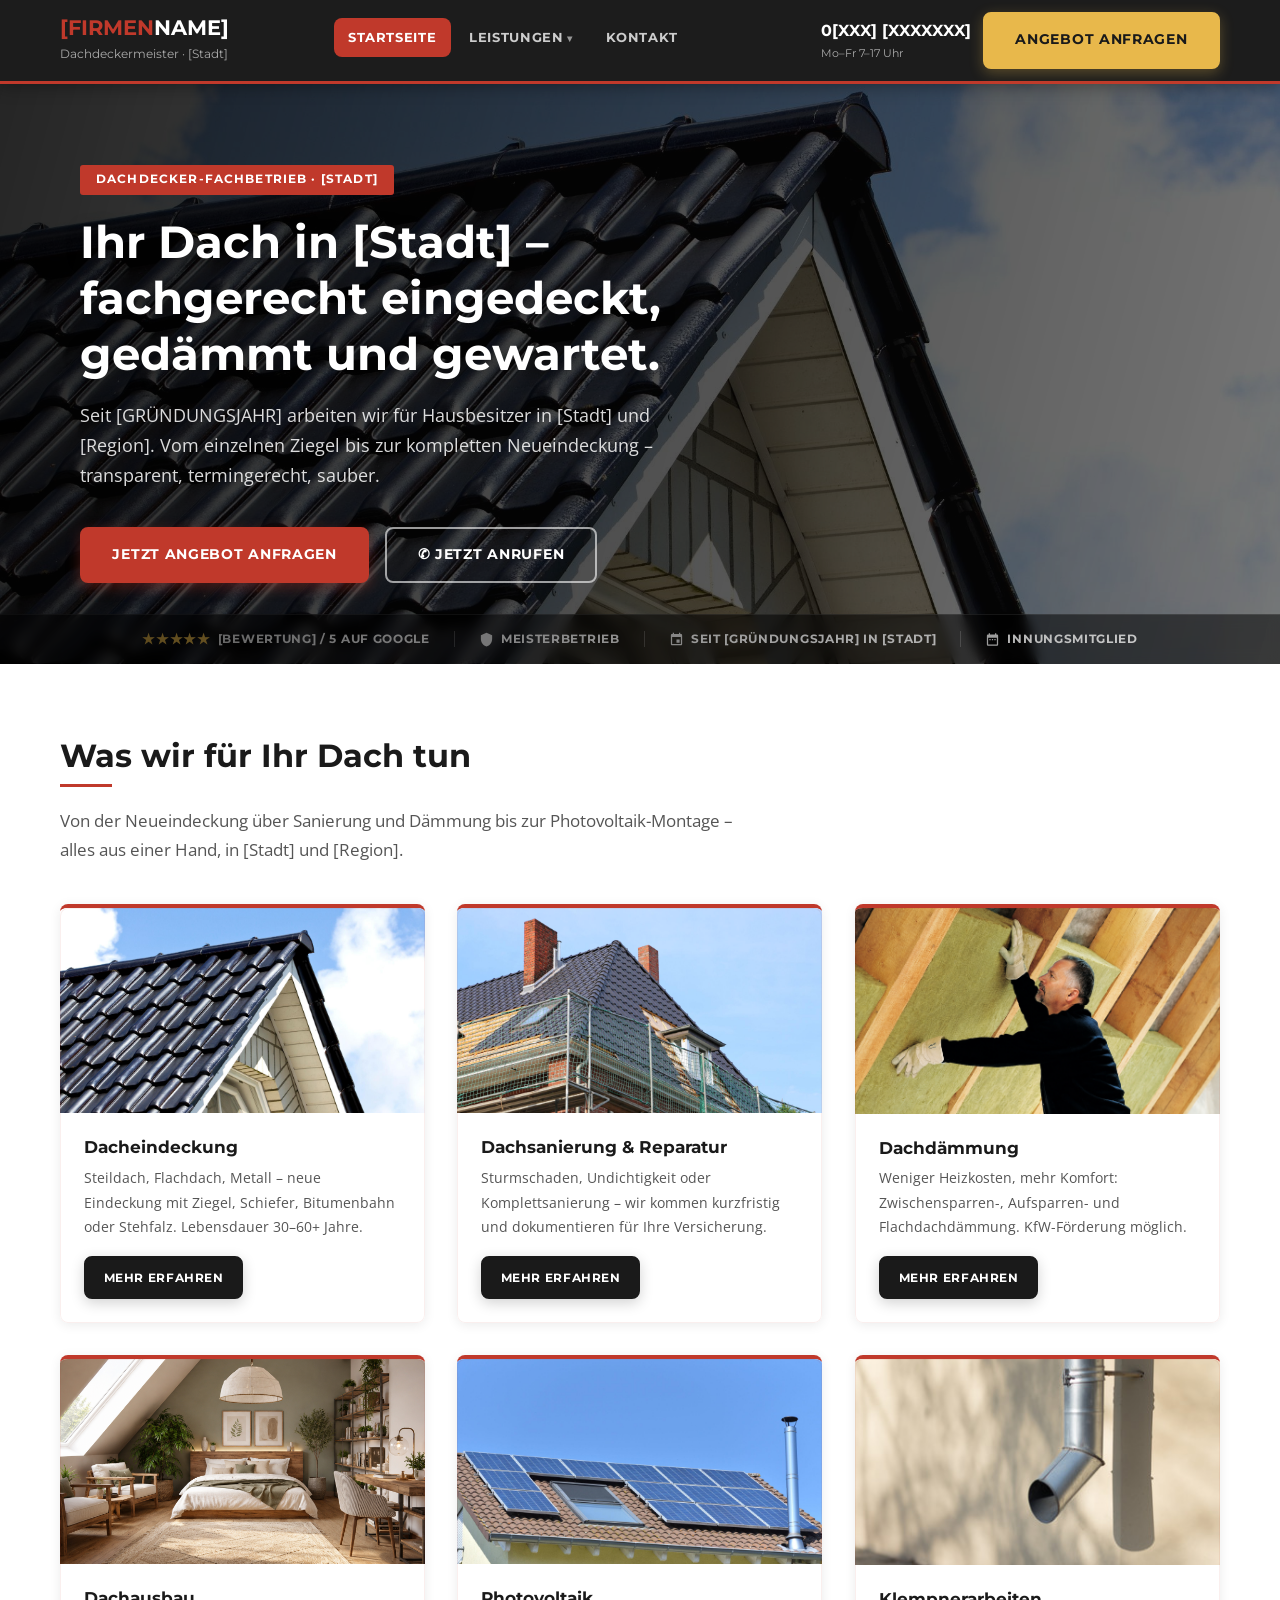
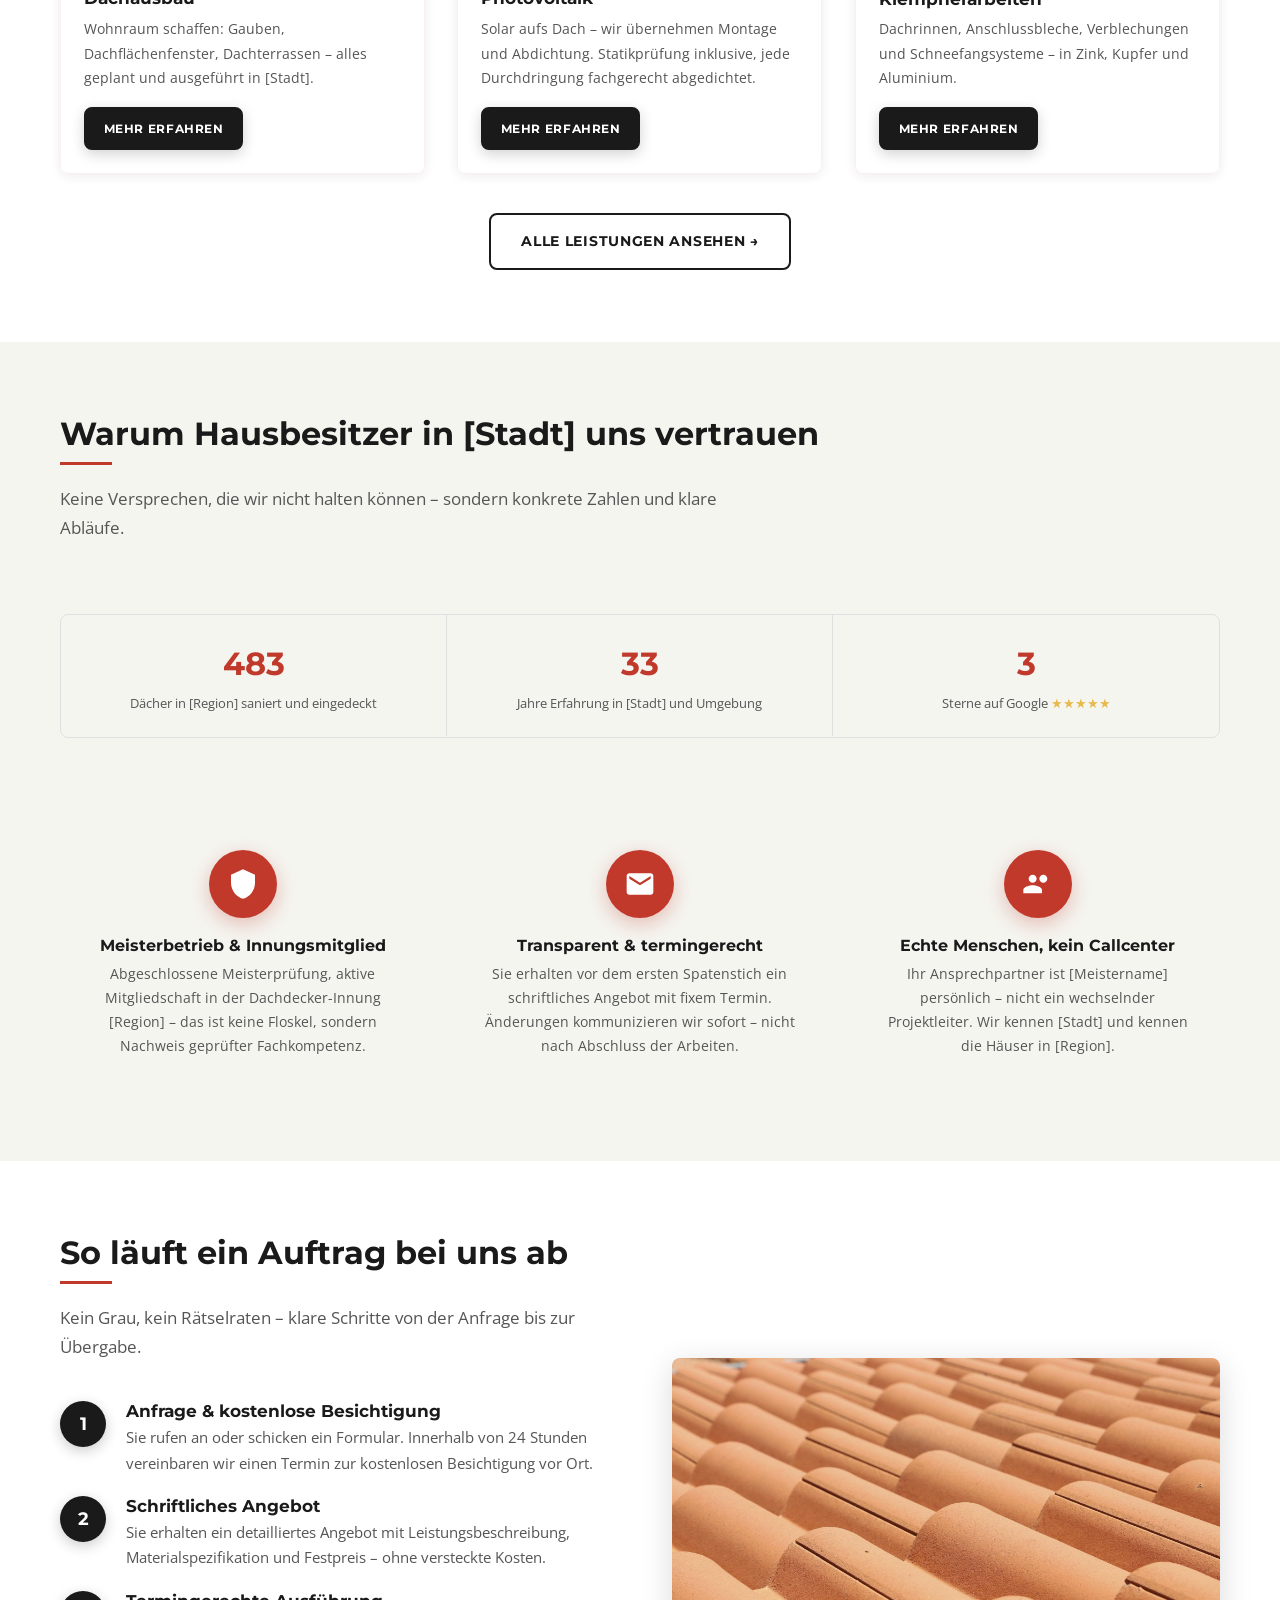
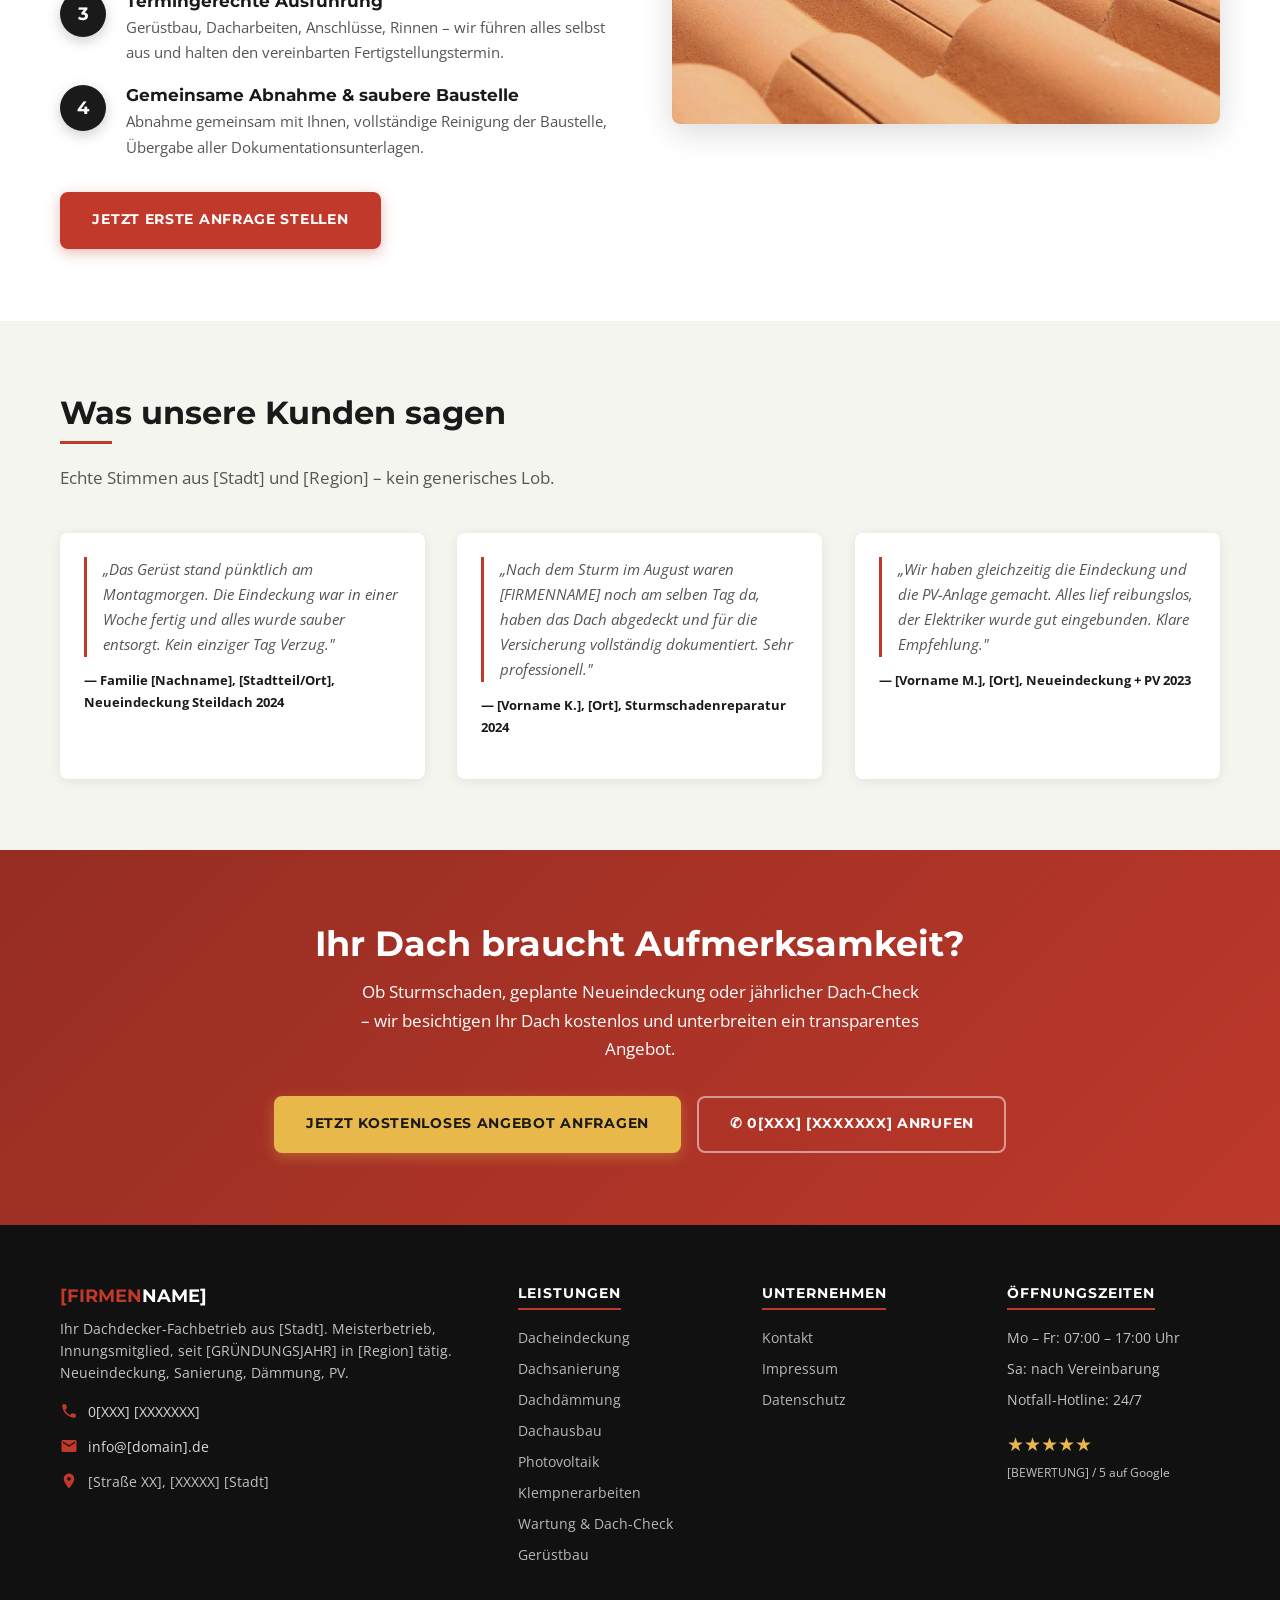
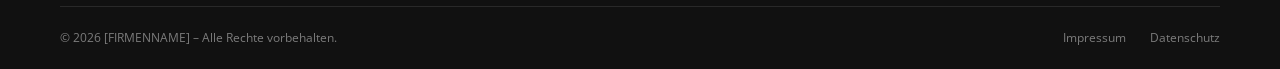
<file: index.html>
<!DOCTYPE html>
<html lang="de">
<head>
  <meta charset="UTF-8">
  <meta name="viewport" content="width=device-width, initial-scale=1.0">
  <title>[FIRMENNAME] Dachdecker – [Stadt] | Ihr Dach in guten Händen</title>
  <meta name="description" content="[FIRMENNAME] – Ihr Dachdecker-Fachbetrieb aus [Stadt]. Eindeckung, Sanierung, Dämmung, PV-Montage. Seit [GRÜNDUNGSJAHR] in [Region]. Jetzt Angebot anfragen.">
  <meta name="robots" content="index, follow">
  <link rel="canonical" href="https://www.[DOMAIN].de/">
  <!-- Open Graph -->
  <meta property="og:title" content="[FIRMENNAME] Dachdecker [Stadt]">
  <meta property="og:description" content="Professionelle Dachdeckerarbeiten in [Stadt] und [Region]. Kostenlose Beratung – jetzt anfragen.">
  <meta property="og:image" content="images/dacheindeckung/hero/dacheindeckung-hero.jpg">
  <meta property="og:type" content="website">
  <!-- Fonts -->
  <link rel="preconnect" href="https://fonts.googleapis.com">
  <link rel="preconnect" href="https://fonts.gstatic.com" crossorigin>
  <link href="https://fonts.googleapis.com/css2?family=Montserrat:wght@700;800&family=Open+Sans:wght@400;600&display=swap" rel="stylesheet">
  <link rel="stylesheet" href="css/style.css">
</head>
<body>

<!-- ══ HEADER ══════════════════════════════════════════════════════════ -->
<header class="site-header">
  <div class="header-inner">

    <a href="index.html" class="logo" aria-label="[FIRMENNAME] – Startseite">
      <!-- Logo-Bild: ersetzen, sobald vorhanden -->
      <div class="logo-text"><span>[FIRMEN</span>NAME]<br><small style="font-size:.6em;font-weight:400;color:#666">Dachdeckermeister · [Stadt]</small></div>
    </a>

    <button class="nav-toggle" aria-label="Navigation öffnen" aria-expanded="false">
      <span></span><span></span><span></span>
    </button>

    <nav class="nav-main" aria-label="Hauptnavigation">
      <ul>
        <li><a href="index.html" class="active">Startseite</a></li>
        <li class="has-dropdown">
          <a href="leistungen.html">Leistungen</a>
          <ul class="dropdown">
            <li><a href="leistungen/dacheindeckung.html">Dacheindeckung</a></li>
            <li><a href="leistungen/dachsanierung-reparatur.html">Dachsanierung & Reparatur</a></li>
            <li><a href="leistungen/dachdaemmung.html">Dachdämmung</a></li>
            <li><a href="leistungen/dachausbau.html">Dachausbau</a></li>
            <li><a href="leistungen/photovoltaik.html">Photovoltaik</a></li>
            <li><a href="leistungen/klempnerarbeiten.html">Klempnerarbeiten</a></li>
            <li><a href="leistungen/wartung-dach-check.html">Wartung & Dach-Check</a></li>
            <li><a href="leistungen/geruestbau.html">Gerüstbau</a></li>
          </ul>
        </li>
        <li><a href="kontakt.html#formular">Kontakt</a></li>
      </ul>
    </nav>

    <div class="header-cta">
      <a href="tel:0XXXXXXXX" class="header-phone">
        0[XXX] [XXXXXXX]
        <small>Mo–Fr 7–17 Uhr</small>
      </a>
      <a href="kontakt.html#formular" class="btn btn-primary">Angebot anfragen</a>
    </div>

  </div>
</header>

<!-- ══ HERO ════════════════════════════════════════════════════════════ -->
<section class="hero">
  <div class="hero-bg" style="background-image: url('images/dacheindeckung/hero/dacheindeckung-hero.jpg');"></div>
  <div class="hero-content">
    <span class="hero-badge">Dachdecker-Fachbetrieb · [Stadt]</span>
    <h1>Ihr Dach in [Stadt] – fachgerecht eingedeckt, gedämmt und gewartet.</h1>
    <p>Seit [GRÜNDUNGSJAHR] arbeiten wir für Hausbesitzer in [Stadt] und [Region].
       Vom einzelnen Ziegel bis zur kompletten Neueindeckung – transparent, termingerecht, sauber.</p>
    <div class="hero-buttons">
      <a href="kontakt.html#formular" class="btn btn-primary">Jetzt Angebot anfragen</a>
      <a href="tel:0XXXXXXXX" class="btn btn-outline">&#9990; Jetzt anrufen</a>
    </div>
  </div>

  <div class="hero-trust">
    <div class="hero-trust-inner">
      <div class="hero-trust-item">
        <span class="trust-stars">★★★★★</span>
        <span>[BEWERTUNG] / 5 auf Google</span>
      </div>
      <div class="hero-trust-divider"></div>
      <div class="hero-trust-item">
        <svg width="15" height="15" viewBox="0 0 24 24" aria-hidden="true"><path d="M12 1L3 5v6c0 5.55 3.84 10.74 9 12 5.16-1.26 9-6.45 9-12V5z"/></svg>
        <span>Meisterbetrieb</span>
      </div>
      <div class="hero-trust-divider"></div>
      <div class="hero-trust-item">
        <svg width="15" height="15" viewBox="0 0 24 24" aria-hidden="true"><path d="M17 12h-5v5h5v-5zM16 1v2H8V1H6v2H5c-1.11 0-2 .9-2 2v14c0 1.1.89 2 2 2h14c1.1 0 2-.9 2-2V5c0-1.1-.9-2-2-2h-1V1h-2zm3 18H5V8h14v11z"/></svg>
        <span>Seit [GRÜNDUNGSJAHR] in [Stadt]</span>
      </div>
      <div class="hero-trust-divider"></div>
      <div class="hero-trust-item">
        <svg width="15" height="15" viewBox="0 0 24 24" aria-hidden="true"><path d="M9 11H7v2h2v-2zm4 0h-2v2h2v-2zm4 0h-2v2h2v-2zm2-7h-1V2h-2v2H8V2H6v2H5c-1.11 0-2 .9-2 2v14c0 1.1.89 2 2 2h14c1.1 0 2-.9 2-2V6c0-1.1-.9-2-2-2zm0 16H5V9h14v11z"/></svg>
        <span>Innungsmitglied</span>
      </div>
    </div>
  </div>
</section>

<!-- ══ LEISTUNGEN TEASER ═════════════════════════════════════════════════ -->
<section class="section">
  <div class="container">
    <h2 class="section-title" data-reveal="fade-up">Was wir für Ihr Dach tun</h2>
    <p class="section-sub" data-reveal="fade-up" data-delay="100">Von der Neueindeckung über Sanierung und Dämmung bis zur Photovoltaik-Montage –
       alles aus einer Hand, in [Stadt] und [Region].</p>

    <div class="grid-3" data-stagger="80">

      <a href="leistungen/dacheindeckung.html" class="card leistung-card" style="text-decoration:none;color:inherit;">
        <div class="card-img">
          <img src="images/dacheindeckung/hero/dacheindeckung-hero.jpg" alt="Dacheindeckung [Stadt]" loading="lazy">
        </div>
        <div class="card-body">
          <h3 class="card-title">Dacheindeckung</h3>
          <p class="card-text">Steildach, Flachdach, Metall – neue Eindeckung mit Ziegel, Schiefer,
             Bitumenbahn oder Stehfalz. Lebensdauer 30–60+ Jahre.</p>
          <span class="btn btn-secondary">Mehr erfahren</span>
        </div>
      </a>

      <a href="leistungen/dachsanierung-reparatur.html" class="card leistung-card" style="text-decoration:none;color:inherit;">
        <div class="card-img">
          <img src="images/dachsanierung_und_reparatur/teilsanierung/komplettsanierung.jpg" alt="Dachsanierung [Stadt]" loading="lazy">
        </div>
        <div class="card-body">
          <h3 class="card-title">Dachsanierung & Reparatur</h3>
          <p class="card-text">Sturmschaden, Undichtigkeit oder Komplettsanierung – wir kommen kurzfristig
             und dokumentieren für Ihre Versicherung.</p>
          <span class="btn btn-secondary">Mehr erfahren</span>
        </div>
      </a>

      <a href="leistungen/dachdaemmung.html" class="card leistung-card" style="text-decoration:none;color:inherit;">
        <div class="card-img">
          <img src="images/dachdaemmung/zwischensparrendaemmung/zwischenspaltendaemmung1.png" alt="Dachdämmung [Stadt]" loading="lazy">
        </div>
        <div class="card-body">
          <h3 class="card-title">Dachdämmung</h3>
          <p class="card-text">Weniger Heizkosten, mehr Komfort: Zwischensparren-, Aufsparren- und
             Flachdachdämmung. KfW-Förderung möglich.</p>
          <span class="btn btn-secondary">Mehr erfahren</span>
        </div>
      </a>

      <a href="leistungen/dachausbau.html" class="card leistung-card" style="text-decoration:none;color:inherit;">
        <div class="card-img">
          <img src="images/dachausbau/ausbau_von_wohnraum/ausbau_von_wohnraum1.png" alt="Dachausbau [Stadt]" loading="lazy">
        </div>
        <div class="card-body">
          <h3 class="card-title">Dachausbau</h3>
          <p class="card-text">Wohnraum schaffen: Gauben, Dachflächenfenster, Dachterrassen –
             alles geplant und ausgeführt in [Stadt].</p>
          <span class="btn btn-secondary">Mehr erfahren</span>
        </div>
      </a>

      <a href="leistungen/photovoltaik.html" class="card leistung-card" style="text-decoration:none;color:inherit;">
        <div class="card-img">
          <img src="images/photovoltaik_auf_dem_bach/pv_montage_auf_steildach/pv_montage_auf_steildach.jpg" alt="PV Dachmontage [Stadt]" loading="lazy">
        </div>
        <div class="card-body">
          <h3 class="card-title">Photovoltaik</h3>
          <p class="card-text">Solar aufs Dach – wir übernehmen Montage und Abdichtung.
             Statikprüfung inklusive, jede Durchdringung fachgerecht abgedichtet.</p>
          <span class="btn btn-secondary">Mehr erfahren</span>
        </div>
      </a>

      <a href="leistungen/klempnerarbeiten.html" class="card leistung-card" style="text-decoration:none;color:inherit;">
        <div class="card-img">
          <img src="images/klempnerarbeiten_spengelerarbeit/dachrinnen_und_fallrohre/dachrinne.jpg" alt="Klempnerarbeiten [Stadt]" loading="lazy">
        </div>
        <div class="card-body">
          <h3 class="card-title">Klempnerarbeiten</h3>
          <p class="card-text">Dachrinnen, Anschlussbleche, Verblechungen und Schneefangsysteme –
             in Zink, Kupfer und Aluminium.</p>
          <span class="btn btn-secondary">Mehr erfahren</span>
        </div>
      </a>

    </div>

    <div style="text-align:center;margin-top:2.5rem;">
      <a href="leistungen.html" class="btn btn-outline" style="color:var(--color-dark);border-color:var(--color-dark);">
        Alle Leistungen ansehen →
      </a>
    </div>
  </div>
</section>

<!-- ══ WARUM WIR ══════════════════════════════════════════════════════════ -->
<section class="section section--light">
  <div class="container">
    <h2 class="section-title" data-reveal="fade-up">Warum Hausbesitzer in [Stadt] uns vertrauen</h2>
    <p class="section-sub" data-reveal="fade-up" data-delay="100">Keine Versprechen, die wir nicht halten können – sondern konkrete Zahlen und klare Abläufe.</p>

    <div class="grid-4" style="margin-bottom:3rem;">
      <div class="highlight-strip" style="grid-column:1/-1;" data-stagger="120">
        <div class="highlight-item">
          <div class="highlight-num" data-counter data-target="500" data-suffix="+">500+</div>
          <div class="highlight-label">Dächer in [Region] saniert und eingedeckt</div>
        </div>
        <div class="highlight-item">
          <div class="highlight-num" data-counter data-target="35" data-suffix="">35</div>
          <div class="highlight-label">Jahre Erfahrung in [Stadt] und Umgebung</div>
        </div>
        <div class="highlight-item">
          <div class="highlight-num" data-counter data-target="4" data-suffix=".9">4.9</div>
          <div class="highlight-label">Sterne auf Google <span style="color:var(--color-accent)">★★★★★</span></div>
        </div>
      </div>
    </div>

    <div class="grid-3" data-stagger="70">
      <div class="icon-box">
        <div class="icon-wrap">
          <svg viewBox="0 0 24 24"><path d="M12 1L3 5v6c0 5.55 3.84 10.74 9 12 5.16-1.26 9-6.45 9-12V5z"/></svg>
        </div>
        <h3>Meisterbetrieb & Innungsmitglied</h3>
        <p>Abgeschlossene Meisterprüfung, aktive Mitgliedschaft in der Dachdecker-Innung [Region] –
           das ist keine Floskel, sondern Nachweis geprüfter Fachkompetenz.</p>
      </div>
      <div class="icon-box">
        <div class="icon-wrap">
          <svg viewBox="0 0 24 24"><path d="M20 4H4c-1.1 0-2 .9-2 2v12c0 1.1.9 2 2 2h16c1.1 0 2-.9 2-2V6c0-1.1-.9-2-2-2zm0 4l-8 5-8-5V6l8 5 8-5v2z"/></svg>
        </div>
        <h3>Transparent & termingerecht</h3>
        <p>Sie erhalten vor dem ersten Spatenstich ein schriftliches Angebot mit fixem Termin.
           Änderungen kommunizieren wir sofort – nicht nach Abschluss der Arbeiten.</p>
      </div>
      <div class="icon-box">
        <div class="icon-wrap">
          <svg viewBox="0 0 24 24"><path d="M16 11c1.66 0 2.99-1.34 2.99-3S17.66 5 16 5c-1.66 0-3 1.34-3 3s1.34 3 3 3zm-8 0c1.66 0 2.99-1.34 2.99-3S9.66 5 8 5C6.34 5 5 6.34 5 8s1.34 3 3 3zm0 2c-2.33 0-7 1.17-7 3.5V19h14v-2.5c0-2.33-4.67-3.5-7-3.5z"/></svg>
        </div>
        <h3>Echte Menschen, kein Callcenter</h3>
        <p>Ihr Ansprechpartner ist [Meistername] persönlich – nicht ein wechselnder Projektleiter.
           Wir kennen [Stadt] und kennen die Häuser in [Region].</p>
      </div>
    </div>
  </div>
</section>

<!-- ══ ABLAUF ═════════════════════════════════════════════════════════════ -->
<section class="section">
  <div class="container">
    <div class="grid-2" style="align-items:center;gap:4rem;">
      <div data-reveal="fade-right">
        <h2 class="section-title">So läuft ein Auftrag bei uns ab</h2>
        <p class="section-sub">Kein Grau, kein Rätselraten – klare Schritte von der Anfrage bis zur Übergabe.</p>
        <div class="steps">
          <div class="step">
            <div class="step-num">1</div>
            <div class="step-body">
              <h4>Anfrage & kostenlose Besichtigung</h4>
              <p>Sie rufen an oder schicken ein Formular. Innerhalb von 24 Stunden vereinbaren wir einen Termin zur kostenlosen Besichtigung vor Ort.</p>
            </div>
          </div>
          <div class="step">
            <div class="step-num">2</div>
            <div class="step-body">
              <h4>Schriftliches Angebot</h4>
              <p>Sie erhalten ein detailliertes Angebot mit Leistungsbeschreibung, Materialspezifikation und Festpreis – ohne versteckte Kosten.</p>
            </div>
          </div>
          <div class="step">
            <div class="step-num">3</div>
            <div class="step-body">
              <h4>Termingerechte Ausführung</h4>
              <p>Gerüstbau, Dacharbeiten, Anschlüsse, Rinnen – wir führen alles selbst aus und halten den vereinbarten Fertigstellungstermin.</p>
            </div>
          </div>
          <div class="step">
            <div class="step-num">4</div>
            <div class="step-body">
              <h4>Gemeinsame Abnahme & saubere Baustelle</h4>
              <p>Abnahme gemeinsam mit Ihnen, vollständige Reinigung der Baustelle, Übergabe aller Dokumentationsunterlagen.</p>
            </div>
          </div>
        </div>
        <div style="margin-top:2rem;">
          <a href="kontakt.html#formular" class="btn btn-primary">Jetzt erste Anfrage stellen</a>
        </div>
      </div>
      <div data-reveal="fade-left">
        <img src="images/dacheindeckung/steildach-eindeckung/steildach-eindeckung1.jpg"
             alt="Dachdecker bei der Arbeit in [Stadt]"
             style="border-radius:8px;box-shadow:0 8px 32px rgba(0,0,0,.15);width:100%;"
             loading="lazy">
      </div>
    </div>
  </div>
</section>

<!-- ══ REFERENZEN ══════════════════════════════════════════════════════════ -->
<section class="section section--light">
  <div class="container">
    <h2 class="section-title" data-reveal="fade-up">Was unsere Kunden sagen</h2>
    <p class="section-sub" data-reveal="fade-up" data-delay="100">Echte Stimmen aus [Stadt] und [Region] – kein generisches Lob.</p>
    <div class="grid-3" data-stagger="70">
      <div class="card" style="padding:1.5rem;">
        <p class="referenz-quote">„Das Gerüst stand pünktlich am Montagmorgen. Die Eindeckung war in einer Woche fertig und alles wurde sauber entsorgt. Kein einziger Tag Verzug."</p>
        <p class="referenz-meta">— Familie [Nachname], [Stadtteil/Ort], Neueindeckung Steildach 2024</p>
      </div>
      <div class="card" style="padding:1.5rem;">
        <p class="referenz-quote">„Nach dem Sturm im August waren [FIRMENNAME] noch am selben Tag da, haben das Dach abgedeckt und für die Versicherung vollständig dokumentiert. Sehr professionell."</p>
        <p class="referenz-meta">— [Vorname K.], [Ort], Sturmschadenreparatur 2024</p>
      </div>
      <div class="card" style="padding:1.5rem;">
        <p class="referenz-quote">„Wir haben gleichzeitig die Eindeckung und die PV-Anlage gemacht. Alles lief reibungslos, der Elektriker wurde gut eingebunden. Klare Empfehlung."</p>
        <p class="referenz-meta">— [Vorname M.], [Ort], Neueindeckung + PV 2023</p>
      </div>
    </div>
  </div>
</section>

<!-- ══ CTA BANNER ══════════════════════════════════════════════════════════ -->
<div class="cta-banner">
  <div class="container">
    <h2 data-reveal="fade-up">Ihr Dach braucht Aufmerksamkeit?</h2>
    <p data-reveal="fade-up" data-delay="120">Ob Sturmschaden, geplante Neueindeckung oder jährlicher Dach-Check –
       wir besichtigen Ihr Dach kostenlos und unterbreiten ein transparentes Angebot.</p>
    <div class="btn-group" data-reveal="fade-up" data-delay="220">
      <a href="kontakt.html#formular" class="btn btn-accent">Jetzt kostenloses Angebot anfragen</a>
      <a href="tel:0XXXXXXXX" class="btn btn-outline">&#9990; 0[XXX] [XXXXXXX] anrufen</a>
    </div>
  </div>
</div>

<!-- ══ FOOTER ══════════════════════════════════════════════════════════════ -->
<footer class="site-footer">
  <div class="container">
    <div class="footer-main">
      <div>
        <div class="footer-logo-text"><span>[FIRMEN</span>NAME]</div>
        <p class="footer-desc">Ihr Dachdecker-Fachbetrieb aus [Stadt]. Meisterbetrieb, Innungsmitglied,
           seit [GRÜNDUNGSJAHR] in [Region] tätig. Neueindeckung, Sanierung, Dämmung, PV.</p>
        <div class="footer-contact-item">
          <svg width="18" height="18" viewBox="0 0 24 24"><path d="M6.62 10.79c1.44 2.83 3.76 5.14 6.59 6.59l2.2-2.2c.27-.27.67-.36 1.02-.24 1.12.37 2.33.57 3.57.57.55 0 1 .45 1 1V20c0 .55-.45 1-1 1-9.39 0-17-7.61-17-17 0-.55.45-1 1-1h3.5c.55 0 1 .45 1 1 0 1.25.2 2.45.57 3.57.11.35.03.74-.25 1.02z"/></svg>
          <a href="tel:0XXXXXXXX">0[XXX] [XXXXXXX]</a>
        </div>
        <div class="footer-contact-item">
          <svg width="18" height="18" viewBox="0 0 24 24"><path d="M20 4H4c-1.1 0-2 .9-2 2v12c0 1.1.9 2 2 2h16c1.1 0 2-.9 2-2V6c0-1.1-.9-2-2-2zm0 4l-8 5-8-5V6l8 5 8-5v2z"/></svg>
          <a href="mailto:info@[domain].de">info@[domain].de</a>
        </div>
        <div class="footer-contact-item">
          <svg width="18" height="18" viewBox="0 0 24 24"><path d="M12 2C8.13 2 5 5.13 5 9c0 5.25 7 13 7 13s7-7.75 7-13c0-3.87-3.13-7-7-7zm0 9.5c-1.38 0-2.5-1.12-2.5-2.5s1.12-2.5 2.5-2.5 2.5 1.12 2.5 2.5-1.12 2.5-2.5 2.5z"/></svg>
          <span>[Straße XX], [XXXXX] [Stadt]</span>
        </div>
      </div>

      <div class="footer-col">
        <h4 data-reveal="fade-up">Leistungen</h4>
        <ul>
          <li><a href="leistungen/dacheindeckung.html">Dacheindeckung</a></li>
          <li><a href="leistungen/dachsanierung-reparatur.html">Dachsanierung</a></li>
          <li><a href="leistungen/dachdaemmung.html">Dachdämmung</a></li>
          <li><a href="leistungen/dachausbau.html">Dachausbau</a></li>
          <li><a href="leistungen/photovoltaik.html">Photovoltaik</a></li>
          <li><a href="leistungen/klempnerarbeiten.html">Klempnerarbeiten</a></li>
          <li><a href="leistungen/wartung-dach-check.html">Wartung & Dach-Check</a></li>
          <li><a href="leistungen/geruestbau.html">Gerüstbau</a></li>
        </ul>
      </div>

      <div class="footer-col">
        <h4 data-reveal="fade-up" data-delay="80">Unternehmen</h4>
        <ul>
          <li><a href="kontakt.html#formular">Kontakt</a></li>
          <li><a href="impressum.html">Impressum</a></li>
          <li><a href="datenschutz.html">Datenschutz</a></li>
        </ul>
      </div>

      <div class="footer-col">
        <h4 data-reveal="fade-up" data-delay="160">Öffnungszeiten</h4>
        <ul>
          <li>Mo – Fr: 07:00 – 17:00 Uhr</li>
          <li>Sa: nach Vereinbarung</li>
          <li>Notfall-Hotline: 24/7</li>
        </ul>
        <div style="margin-top:1rem;">
          <span style="color:var(--color-accent);font-size:1.2rem;">★★★★★</span><br>
          <small>[BEWERTUNG] / 5 auf Google</small>
        </div>
      </div>
    </div>

    <div class="footer-bottom">
      <span>© <span class="js-year">2025</span> [FIRMENNAME] – Alle Rechte vorbehalten.</span>
      <div class="footer-bottom-links">
        <a href="impressum.html">Impressum</a>
        <a href="datenschutz.html">Datenschutz</a>
      </div>
    </div>
  </div>
</footer>

<script src="js/nav.js"></script>
<script src="js/footer.js"></script>
<script src="js/main.js"></script>
</body>
</html>
</file>
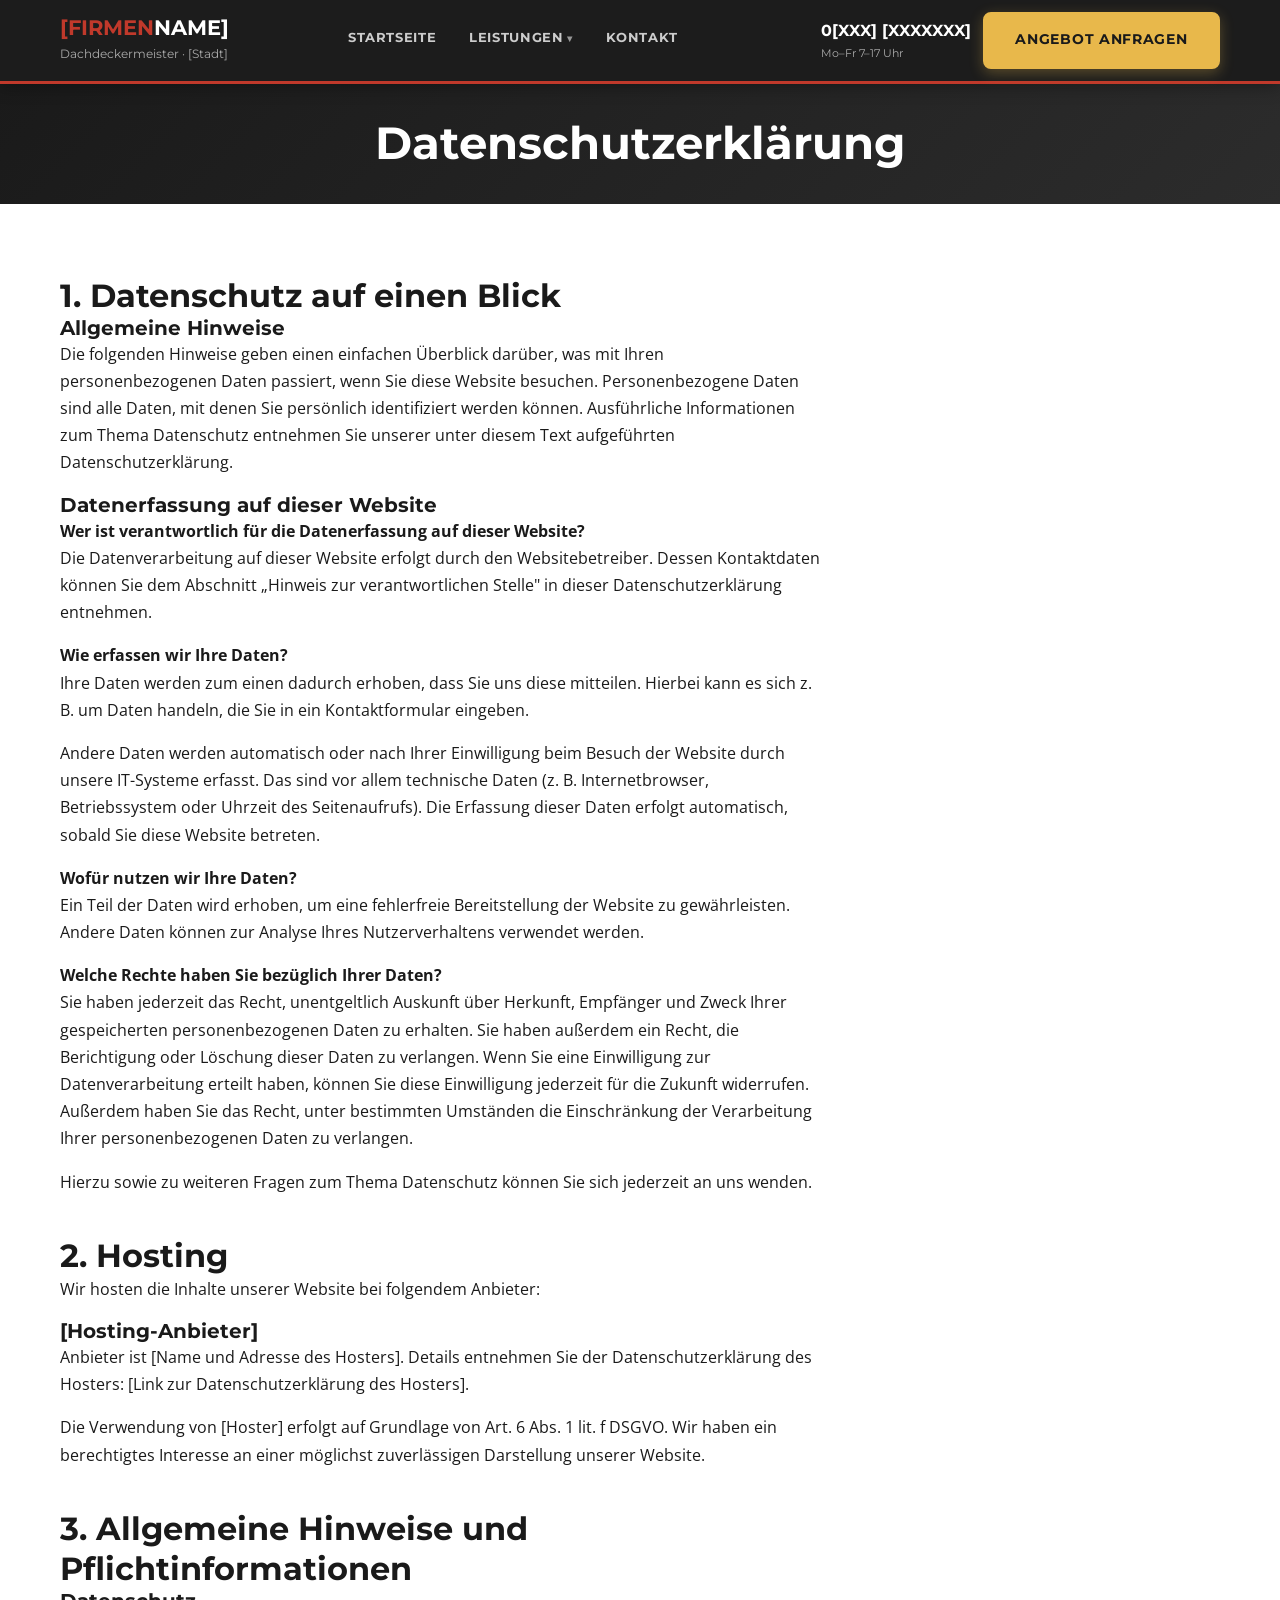
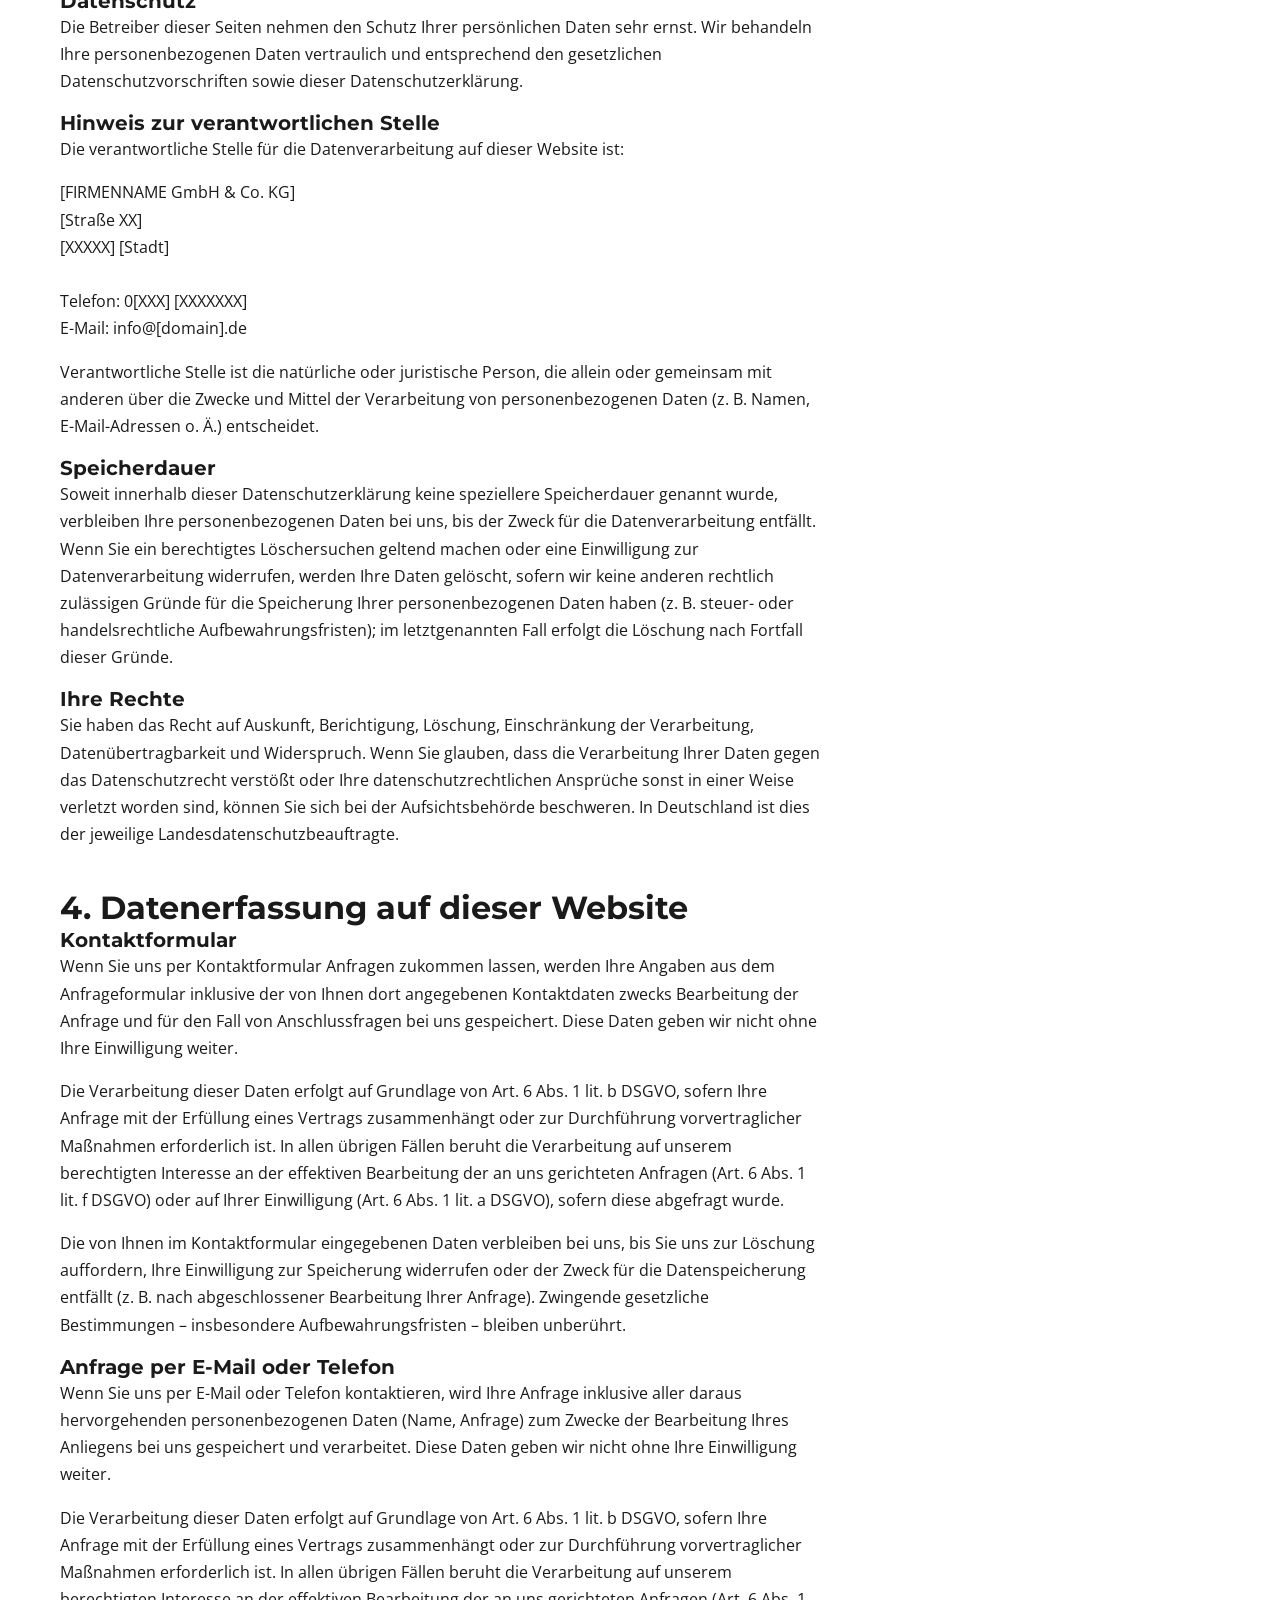
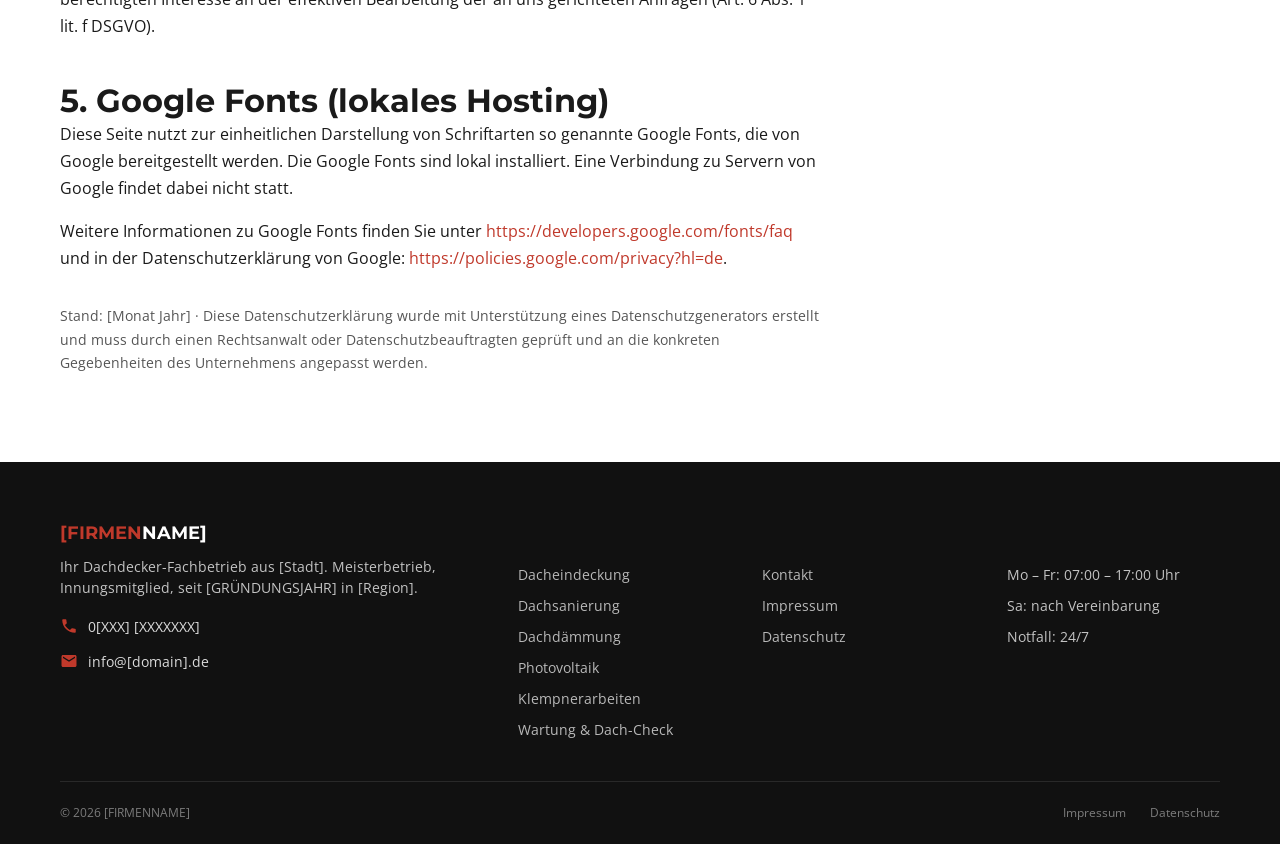
<file: datenschutz.html>
<!DOCTYPE html>
<html lang="de">
<head>
  <meta charset="UTF-8">
  <meta name="viewport" content="width=device-width, initial-scale=1.0">
  <title>Datenschutzerklärung | [FIRMENNAME] Dachdecker [Stadt]</title>
  <meta name="robots" content="noindex, follow">
  <link rel="preconnect" href="https://fonts.googleapis.com">
  <link href="https://fonts.googleapis.com/css2?family=Montserrat:wght@700;800&family=Open+Sans:wght@400;600&display=swap" rel="stylesheet">
  <link rel="stylesheet" href="css/style.css">
</head>
<body>

<header class="site-header">
  <div class="header-inner">
    <a href="index.html" class="logo"><div class="logo-text"><span>[FIRMEN</span>NAME]<br><small style="font-size:.6em;font-weight:400;color:#666">Dachdeckermeister · [Stadt]</small></div></a>
    <button class="nav-toggle" aria-label="Navigation öffnen" aria-expanded="false"><span></span><span></span><span></span></button>
    <nav class="nav-main" aria-label="Hauptnavigation"><ul>
      <li><a href="index.html">Startseite</a></li>
      <li class="has-dropdown"><a href="leistungen.html">Leistungen</a>
        <ul class="dropdown">
          <li><a href="leistungen/dacheindeckung.html">Dacheindeckung</a></li>
          <li><a href="leistungen/dachsanierung-reparatur.html">Dachsanierung & Reparatur</a></li>
          <li><a href="leistungen/dachdaemmung.html">Dachdämmung</a></li>
          <li><a href="leistungen/dachausbau.html">Dachausbau</a></li>
          <li><a href="leistungen/photovoltaik.html">Photovoltaik</a></li>
          <li><a href="leistungen/klempnerarbeiten.html">Klempnerarbeiten</a></li>
          <li><a href="leistungen/wartung-dach-check.html">Wartung & Dach-Check</a></li>
          <li><a href="leistungen/geruestbau.html">Gerüstbau</a></li>
        </ul>
      </li>
      <li><a href="kontakt.html#formular">Kontakt</a></li>
    </ul></nav>
    <div class="header-cta">
      <a href="tel:0XXXXXXXX" class="header-phone">0[XXX] [XXXXXXX]<small>Mo–Fr 7–17 Uhr</small></a>
      <a href="kontakt.html#formular" class="btn btn-primary">Angebot anfragen</a>
    </div>
  </div>
</header>

<div class="page-hero" style="padding:2rem 0 1.5rem;">
  <div class="page-hero-content container">
    <h1>Datenschutzerklärung</h1>
  </div>
</div>


<section class="section">
  <div class="container">
    <div style="max-width:760px;">

      <h2>1. Datenschutz auf einen Blick</h2>
      <h3>Allgemeine Hinweise</h3>
      <p>Die folgenden Hinweise geben einen einfachen Überblick darüber, was mit Ihren personenbezogenen
         Daten passiert, wenn Sie diese Website besuchen. Personenbezogene Daten sind alle Daten,
         mit denen Sie persönlich identifiziert werden können. Ausführliche Informationen zum Thema
         Datenschutz entnehmen Sie unserer unter diesem Text aufgeführten Datenschutzerklärung.</p>

      <h3>Datenerfassung auf dieser Website</h3>
      <p><strong>Wer ist verantwortlich für die Datenerfassung auf dieser Website?</strong><br>
         Die Datenverarbeitung auf dieser Website erfolgt durch den Websitebetreiber.
         Dessen Kontaktdaten können Sie dem Abschnitt „Hinweis zur verantwortlichen Stelle"
         in dieser Datenschutzerklärung entnehmen.</p>

      <p><strong>Wie erfassen wir Ihre Daten?</strong><br>
         Ihre Daten werden zum einen dadurch erhoben, dass Sie uns diese mitteilen.
         Hierbei kann es sich z. B. um Daten handeln, die Sie in ein Kontaktformular eingeben.</p>
      <p>Andere Daten werden automatisch oder nach Ihrer Einwilligung beim Besuch der Website
         durch unsere IT-Systeme erfasst. Das sind vor allem technische Daten (z. B. Internetbrowser,
         Betriebssystem oder Uhrzeit des Seitenaufrufs). Die Erfassung dieser Daten erfolgt automatisch,
         sobald Sie diese Website betreten.</p>

      <p><strong>Wofür nutzen wir Ihre Daten?</strong><br>
         Ein Teil der Daten wird erhoben, um eine fehlerfreie Bereitstellung der Website zu gewährleisten.
         Andere Daten können zur Analyse Ihres Nutzerverhaltens verwendet werden.</p>

      <p><strong>Welche Rechte haben Sie bezüglich Ihrer Daten?</strong><br>
         Sie haben jederzeit das Recht, unentgeltlich Auskunft über Herkunft, Empfänger und Zweck
         Ihrer gespeicherten personenbezogenen Daten zu erhalten. Sie haben außerdem ein Recht,
         die Berichtigung oder Löschung dieser Daten zu verlangen. Wenn Sie eine Einwilligung zur
         Datenverarbeitung erteilt haben, können Sie diese Einwilligung jederzeit für die Zukunft
         widerrufen. Außerdem haben Sie das Recht, unter bestimmten Umständen die Einschränkung
         der Verarbeitung Ihrer personenbezogenen Daten zu verlangen.</p>
      <p>Hierzu sowie zu weiteren Fragen zum Thema Datenschutz können Sie sich jederzeit an uns wenden.</p>

      <h2 style="margin-top:2.5rem;">2. Hosting</h2>
      <p>Wir hosten die Inhalte unserer Website bei folgendem Anbieter:</p>
      <h3>[Hosting-Anbieter]</h3>
      <p>Anbieter ist [Name und Adresse des Hosters]. Details entnehmen Sie der Datenschutzerklärung
         des Hosters: [Link zur Datenschutzerklärung des Hosters].</p>
      <p>Die Verwendung von [Hoster] erfolgt auf Grundlage von Art. 6 Abs. 1 lit. f DSGVO.
         Wir haben ein berechtigtes Interesse an einer möglichst zuverlässigen Darstellung
         unserer Website.</p>

      <h2 style="margin-top:2.5rem;">3. Allgemeine Hinweise und Pflichtinformationen</h2>
      <h3>Datenschutz</h3>
      <p>Die Betreiber dieser Seiten nehmen den Schutz Ihrer persönlichen Daten sehr ernst.
         Wir behandeln Ihre personenbezogenen Daten vertraulich und entsprechend den gesetzlichen
         Datenschutzvorschriften sowie dieser Datenschutzerklärung.</p>

      <h3>Hinweis zur verantwortlichen Stelle</h3>
      <p>Die verantwortliche Stelle für die Datenverarbeitung auf dieser Website ist:</p>
      <p>
        [FIRMENNAME GmbH & Co. KG]<br>
        [Straße XX]<br>
        [XXXXX] [Stadt]<br><br>
        Telefon: 0[XXX] [XXXXXXX]<br>
        E-Mail: info@[domain].de
      </p>
      <p>Verantwortliche Stelle ist die natürliche oder juristische Person, die allein oder gemeinsam
         mit anderen über die Zwecke und Mittel der Verarbeitung von personenbezogenen Daten
         (z. B. Namen, E-Mail-Adressen o. Ä.) entscheidet.</p>

      <h3>Speicherdauer</h3>
      <p>Soweit innerhalb dieser Datenschutzerklärung keine speziellere Speicherdauer genannt wurde,
         verbleiben Ihre personenbezogenen Daten bei uns, bis der Zweck für die Datenverarbeitung
         entfällt. Wenn Sie ein berechtigtes Löschersuchen geltend machen oder eine Einwilligung
         zur Datenverarbeitung widerrufen, werden Ihre Daten gelöscht, sofern wir keine anderen
         rechtlich zulässigen Gründe für die Speicherung Ihrer personenbezogenen Daten haben
         (z. B. steuer- oder handelsrechtliche Aufbewahrungsfristen); im letztgenannten Fall
         erfolgt die Löschung nach Fortfall dieser Gründe.</p>

      <h3>Ihre Rechte</h3>
      <p>Sie haben das Recht auf Auskunft, Berichtigung, Löschung, Einschränkung der Verarbeitung,
         Datenübertragbarkeit und Widerspruch. Wenn Sie glauben, dass die Verarbeitung Ihrer Daten
         gegen das Datenschutzrecht verstößt oder Ihre datenschutzrechtlichen Ansprüche sonst in
         einer Weise verletzt worden sind, können Sie sich bei der Aufsichtsbehörde beschweren.
         In Deutschland ist dies der jeweilige Landesdatenschutzbeauftragte.</p>

      <h2 style="margin-top:2.5rem;">4. Datenerfassung auf dieser Website</h2>
      <h3>Kontaktformular</h3>
      <p>Wenn Sie uns per Kontaktformular Anfragen zukommen lassen, werden Ihre Angaben aus dem
         Anfrageformular inklusive der von Ihnen dort angegebenen Kontaktdaten zwecks Bearbeitung
         der Anfrage und für den Fall von Anschlussfragen bei uns gespeichert.
         Diese Daten geben wir nicht ohne Ihre Einwilligung weiter.</p>
      <p>Die Verarbeitung dieser Daten erfolgt auf Grundlage von Art. 6 Abs. 1 lit. b DSGVO,
         sofern Ihre Anfrage mit der Erfüllung eines Vertrags zusammenhängt oder zur Durchführung
         vorvertraglicher Maßnahmen erforderlich ist. In allen übrigen Fällen beruht die
         Verarbeitung auf unserem berechtigten Interesse an der effektiven Bearbeitung der
         an uns gerichteten Anfragen (Art. 6 Abs. 1 lit. f DSGVO) oder auf Ihrer Einwilligung
         (Art. 6 Abs. 1 lit. a DSGVO), sofern diese abgefragt wurde.</p>
      <p>Die von Ihnen im Kontaktformular eingegebenen Daten verbleiben bei uns, bis Sie uns
         zur Löschung auffordern, Ihre Einwilligung zur Speicherung widerrufen oder der Zweck
         für die Datenspeicherung entfällt (z. B. nach abgeschlossener Bearbeitung Ihrer Anfrage).
         Zwingende gesetzliche Bestimmungen – insbesondere Aufbewahrungsfristen – bleiben unberührt.</p>

      <h3>Anfrage per E-Mail oder Telefon</h3>
      <p>Wenn Sie uns per E-Mail oder Telefon kontaktieren, wird Ihre Anfrage inklusive aller
         daraus hervorgehenden personenbezogenen Daten (Name, Anfrage) zum Zwecke der Bearbeitung
         Ihres Anliegens bei uns gespeichert und verarbeitet. Diese Daten geben wir nicht ohne
         Ihre Einwilligung weiter.</p>
      <p>Die Verarbeitung dieser Daten erfolgt auf Grundlage von Art. 6 Abs. 1 lit. b DSGVO,
         sofern Ihre Anfrage mit der Erfüllung eines Vertrags zusammenhängt oder zur Durchführung
         vorvertraglicher Maßnahmen erforderlich ist. In allen übrigen Fällen beruht die
         Verarbeitung auf unserem berechtigten Interesse an der effektiven Bearbeitung der
         an uns gerichteten Anfragen (Art. 6 Abs. 1 lit. f DSGVO).</p>

      <h2 style="margin-top:2.5rem;">5. Google Fonts (lokales Hosting)</h2>
      <p>Diese Seite nutzt zur einheitlichen Darstellung von Schriftarten so genannte Google Fonts,
         die von Google bereitgestellt werden. Die Google Fonts sind lokal installiert.
         Eine Verbindung zu Servern von Google findet dabei nicht statt.</p>
      <p>Weitere Informationen zu Google Fonts finden Sie unter
         <a href="https://developers.google.com/fonts/faq" target="_blank" rel="noopener">
         https://developers.google.com/fonts/faq</a> und in der Datenschutzerklärung von Google:
         <a href="https://policies.google.com/privacy?hl=de" target="_blank" rel="noopener">
         https://policies.google.com/privacy?hl=de</a>.</p>

      <p style="margin-top:2rem;font-size:.85rem;color:var(--color-mid);">
        Stand: [Monat Jahr] · Diese Datenschutzerklärung wurde mit Unterstützung eines
        Datenschutzgenerators erstellt und muss durch einen Rechtsanwalt oder Datenschutzbeauftragten
        geprüft und an die konkreten Gegebenheiten des Unternehmens angepasst werden.
      </p>

    </div>
  </div>
</section>

<footer class="site-footer"><div class="container">
  <div class="footer-main">
    <div>
      <div class="footer-logo-text"><span>[FIRMEN</span>NAME]</div>
      <p class="footer-desc">Ihr Dachdecker-Fachbetrieb aus [Stadt]. Meisterbetrieb, Innungsmitglied, seit [GRÜNDUNGSJAHR] in [Region].</p>
      <div class="footer-contact-item"><svg width="18" height="18" viewBox="0 0 24 24"><path d="M6.62 10.79c1.44 2.83 3.76 5.14 6.59 6.59l2.2-2.2c.27-.27.67-.36 1.02-.24 1.12.37 2.33.57 3.57.57.55 0 1 .45 1 1V20c0 .55-.45 1-1 1-9.39 0-17-7.61-17-17 0-.55.45-1 1-1h3.5c.55 0 1 .45 1 1 0 1.25.2 2.45.57 3.57.11.35.03.74-.25 1.02z"/></svg><a href="tel:0XXXXXXXX">0[XXX] [XXXXXXX]</a></div>
      <div class="footer-contact-item"><svg width="18" height="18" viewBox="0 0 24 24"><path d="M20 4H4c-1.1 0-2 .9-2 2v12c0 1.1.9 2 2 2h16c1.1 0 2-.9 2-2V6c0-1.1-.9-2-2-2zm0 4l-8 5-8-5V6l8 5 8-5v2z"/></svg><a href="mailto:info@[domain].de">info@[domain].de</a></div>
    </div>
    <div class="footer-col"><h4 data-reveal="fade-up">Leistungen</h4><ul>
      <li><a href="leistungen/dacheindeckung.html">Dacheindeckung</a></li>
      <li><a href="leistungen/dachsanierung-reparatur.html">Dachsanierung</a></li>
      <li><a href="leistungen/dachdaemmung.html">Dachdämmung</a></li>
      <li><a href="leistungen/photovoltaik.html">Photovoltaik</a></li>
      <li><a href="leistungen/klempnerarbeiten.html">Klempnerarbeiten</a></li>
      <li><a href="leistungen/wartung-dach-check.html">Wartung & Dach-Check</a></li>
    </ul></div>
    <div class="footer-col"><h4 data-reveal="fade-up" data-delay="80">Unternehmen</h4><ul>
      <li><a href="kontakt.html#formular">Kontakt</a></li>
      <li><a href="impressum.html">Impressum</a></li>
      <li><a href="datenschutz.html">Datenschutz</a></li>
    </ul></div>
    <div class="footer-col"><h4 data-reveal="fade-up" data-delay="160">Öffnungszeiten</h4><ul>
      <li>Mo – Fr: 07:00 – 17:00 Uhr</li>
      <li>Sa: nach Vereinbarung</li>
      <li>Notfall: 24/7</li>
    </ul></div>
  </div>
  <div class="footer-bottom">
    <span>© <span class="js-year">2025</span> [FIRMENNAME]</span>
    <div class="footer-bottom-links"><a href="impressum.html">Impressum</a><a href="datenschutz.html">Datenschutz</a></div>
  </div>
</div></footer>
<script src="js/nav.js"></script>
<script src="js/footer.js"></script>
</body>
</html>
</file>
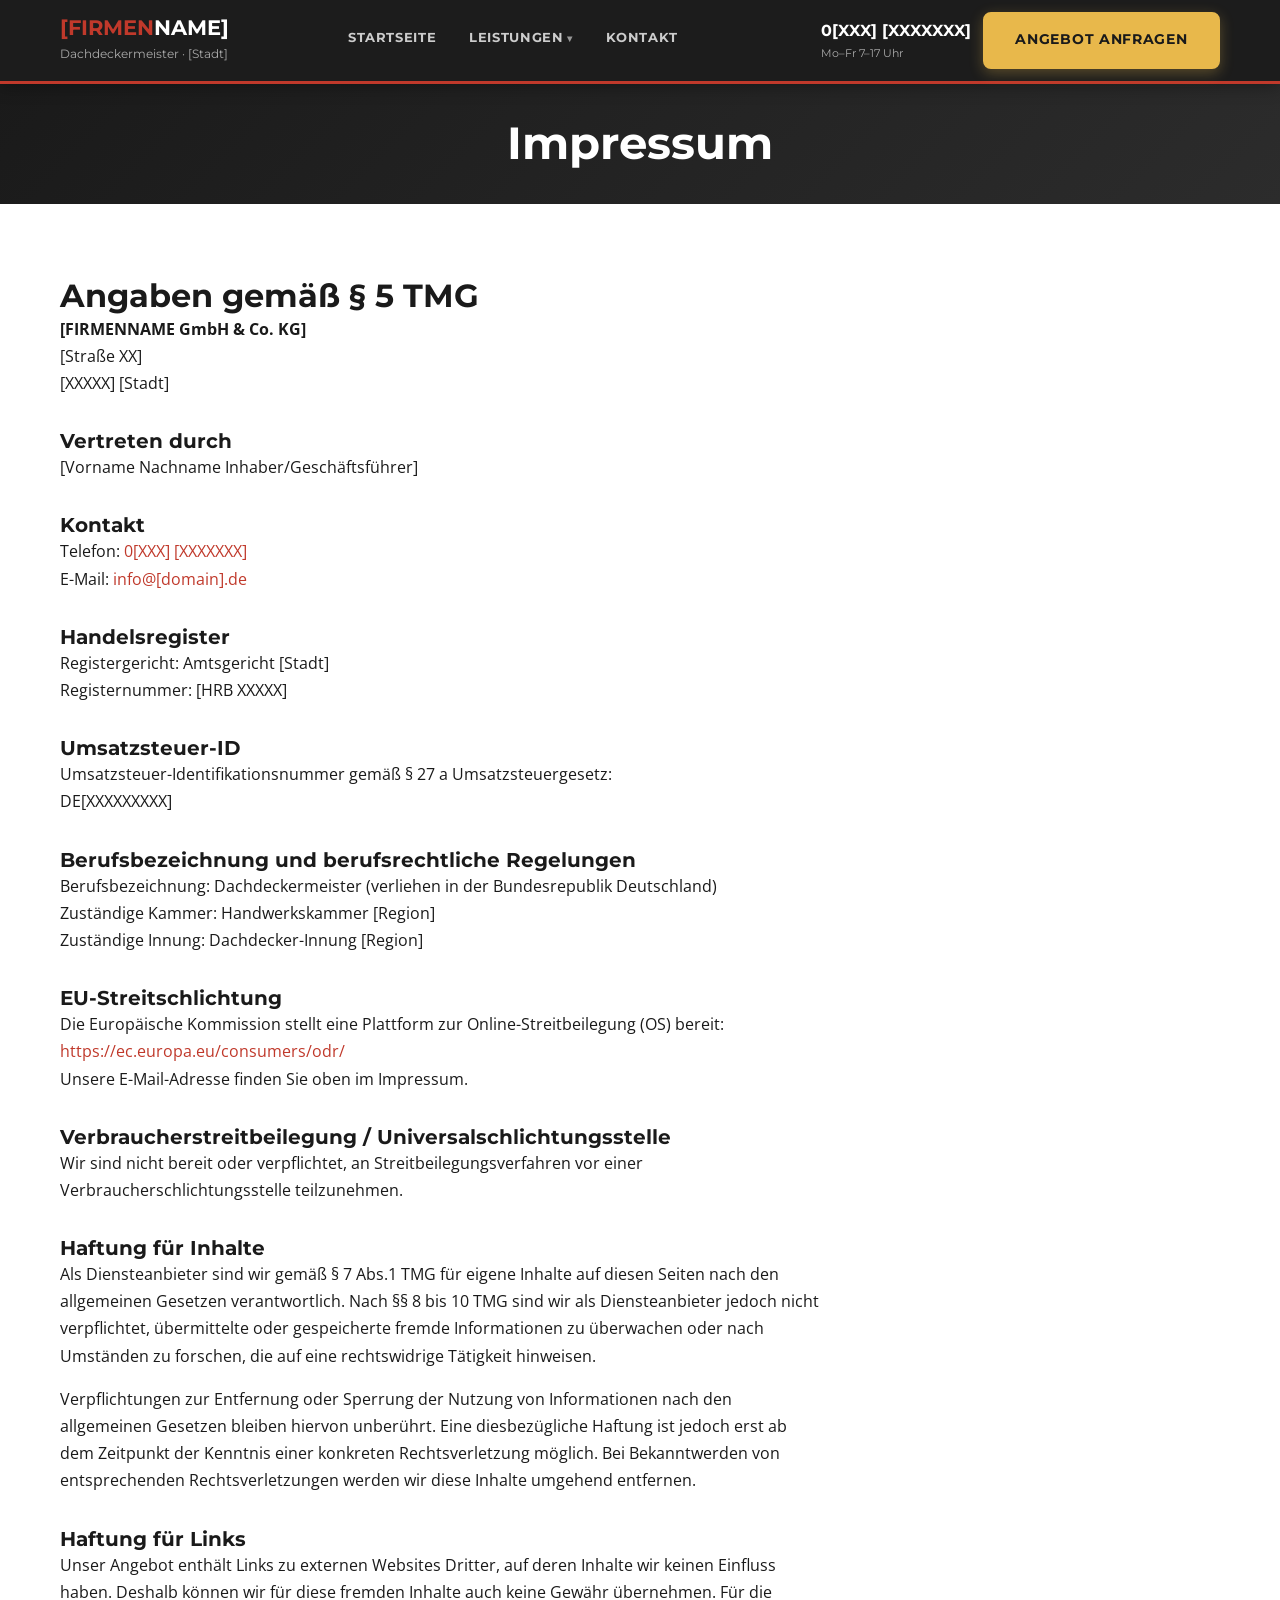
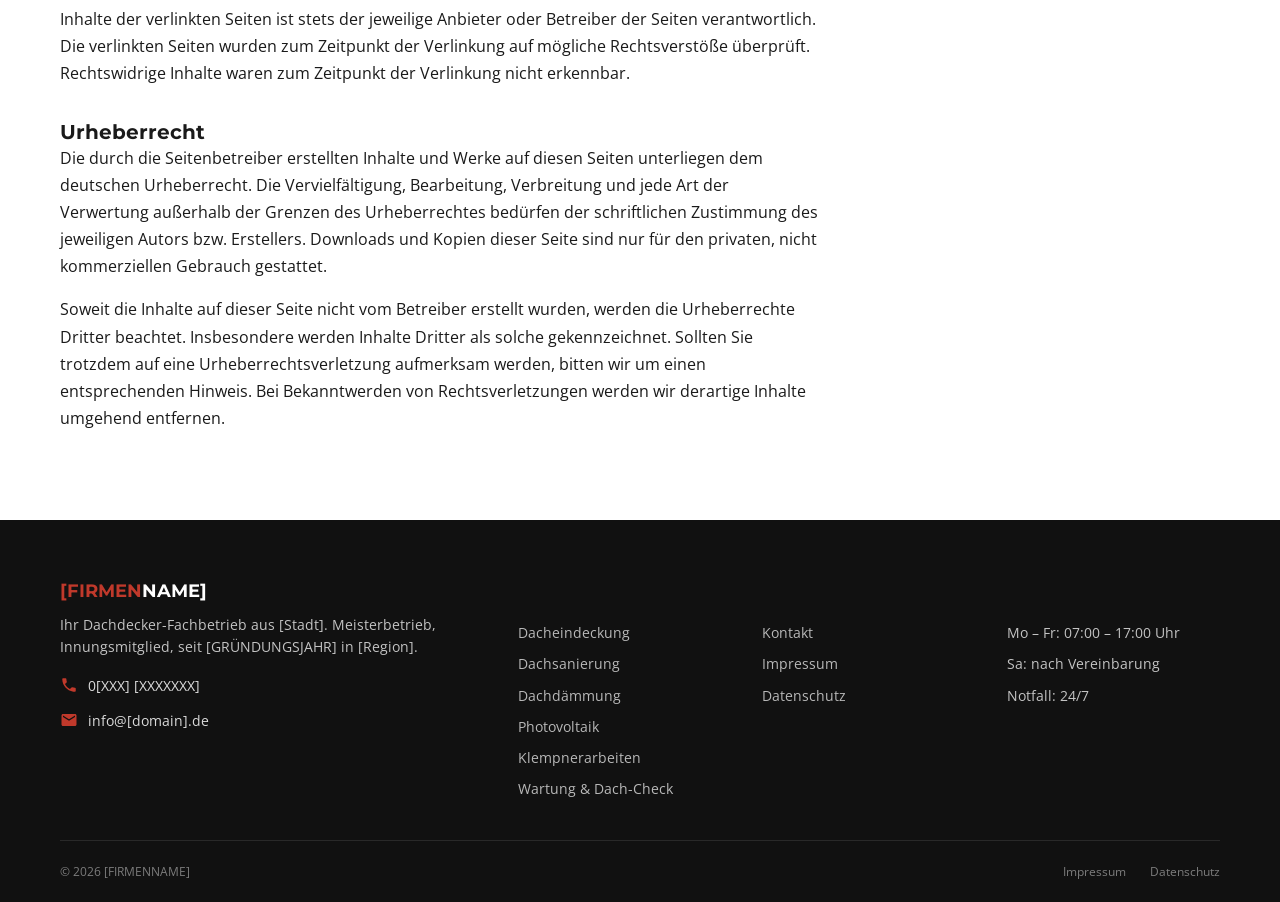
<file: impressum.html>
<!DOCTYPE html>
<html lang="de">
<head>
  <meta charset="UTF-8">
  <meta name="viewport" content="width=device-width, initial-scale=1.0">
  <title>Impressum | [FIRMENNAME] Dachdecker [Stadt]</title>
  <meta name="robots" content="noindex, follow">
  <link rel="preconnect" href="https://fonts.googleapis.com">
  <link href="https://fonts.googleapis.com/css2?family=Montserrat:wght@700;800&family=Open+Sans:wght@400;600&display=swap" rel="stylesheet">
  <link rel="stylesheet" href="css/style.css">
</head>
<body>

<header class="site-header">
  <div class="header-inner">
    <a href="index.html" class="logo"><div class="logo-text"><span>[FIRMEN</span>NAME]<br><small style="font-size:.6em;font-weight:400;color:#666">Dachdeckermeister · [Stadt]</small></div></a>
    <button class="nav-toggle" aria-label="Navigation öffnen" aria-expanded="false"><span></span><span></span><span></span></button>
    <nav class="nav-main" aria-label="Hauptnavigation"><ul>
      <li><a href="index.html">Startseite</a></li>
      <li class="has-dropdown"><a href="leistungen.html">Leistungen</a>
        <ul class="dropdown">
          <li><a href="leistungen/dacheindeckung.html">Dacheindeckung</a></li>
          <li><a href="leistungen/dachsanierung-reparatur.html">Dachsanierung & Reparatur</a></li>
          <li><a href="leistungen/dachdaemmung.html">Dachdämmung</a></li>
          <li><a href="leistungen/dachausbau.html">Dachausbau</a></li>
          <li><a href="leistungen/photovoltaik.html">Photovoltaik</a></li>
          <li><a href="leistungen/klempnerarbeiten.html">Klempnerarbeiten</a></li>
          <li><a href="leistungen/wartung-dach-check.html">Wartung & Dach-Check</a></li>
          <li><a href="leistungen/geruestbau.html">Gerüstbau</a></li>
        </ul>
      </li>
      <li><a href="kontakt.html#formular">Kontakt</a></li>
    </ul></nav>
    <div class="header-cta">
      <a href="tel:0XXXXXXXX" class="header-phone">0[XXX] [XXXXXXX]<small>Mo–Fr 7–17 Uhr</small></a>
      <a href="kontakt.html#formular" class="btn btn-primary">Angebot anfragen</a>
    </div>
  </div>
</header>

<div class="page-hero" style="padding:2rem 0 1.5rem;">
  <div class="page-hero-content container">
    <h1>Impressum</h1>
  </div>
</div>


<section class="section">
  <div class="container">
    <div style="max-width:760px;">

      <h2>Angaben gemäß § 5 TMG</h2>

      <p>
        <strong>[FIRMENNAME GmbH & Co. KG]</strong><br>
        [Straße XX]<br>
        [XXXXX] [Stadt]
      </p>

      <h3 style="margin-top:2rem;">Vertreten durch</h3>
      <p>[Vorname Nachname Inhaber/Geschäftsführer]</p>

      <h3 style="margin-top:2rem;">Kontakt</h3>
      <p>
        Telefon: <a href="tel:0XXXXXXXX">0[XXX] [XXXXXXX]</a><br>
        E-Mail: <a href="mailto:info@[domain].de">info@[domain].de</a>
      </p>

      <h3 style="margin-top:2rem;">Handelsregister</h3>
      <p>
        Registergericht: Amtsgericht [Stadt]<br>
        Registernummer: [HRB XXXXX]
      </p>

      <h3 style="margin-top:2rem;">Umsatzsteuer-ID</h3>
      <p>
        Umsatzsteuer-Identifikationsnummer gemäß § 27 a Umsatzsteuergesetz:<br>
        DE[XXXXXXXXX]
      </p>

      <h3 style="margin-top:2rem;">Berufsbezeichnung und berufsrechtliche Regelungen</h3>
      <p>
        Berufsbezeichnung: Dachdeckermeister (verliehen in der Bundesrepublik Deutschland)<br>
        Zuständige Kammer: Handwerkskammer [Region]<br>
        Zuständige Innung: Dachdecker-Innung [Region]
      </p>

      <h3 style="margin-top:2rem;">EU-Streitschlichtung</h3>
      <p>
        Die Europäische Kommission stellt eine Plattform zur Online-Streitbeilegung (OS) bereit:
        <a href="https://ec.europa.eu/consumers/odr/" target="_blank" rel="noopener noreferrer">
          https://ec.europa.eu/consumers/odr/
        </a><br>
        Unsere E-Mail-Adresse finden Sie oben im Impressum.
      </p>

      <h3 style="margin-top:2rem;">Verbraucherstreitbeilegung / Universalschlichtungsstelle</h3>
      <p>
        Wir sind nicht bereit oder verpflichtet, an Streitbeilegungsverfahren vor einer
        Verbraucherschlichtungsstelle teilzunehmen.
      </p>

      <h3 style="margin-top:2rem;">Haftung für Inhalte</h3>
      <p>
        Als Diensteanbieter sind wir gemäß § 7 Abs.1 TMG für eigene Inhalte auf diesen Seiten
        nach den allgemeinen Gesetzen verantwortlich. Nach §§ 8 bis 10 TMG sind wir als
        Diensteanbieter jedoch nicht verpflichtet, übermittelte oder gespeicherte fremde
        Informationen zu überwachen oder nach Umständen zu forschen, die auf eine rechtswidrige
        Tätigkeit hinweisen.
      </p>
      <p>
        Verpflichtungen zur Entfernung oder Sperrung der Nutzung von Informationen nach den
        allgemeinen Gesetzen bleiben hiervon unberührt. Eine diesbezügliche Haftung ist jedoch
        erst ab dem Zeitpunkt der Kenntnis einer konkreten Rechtsverletzung möglich.
        Bei Bekanntwerden von entsprechenden Rechtsverletzungen werden wir diese Inhalte
        umgehend entfernen.
      </p>

      <h3 style="margin-top:2rem;">Haftung für Links</h3>
      <p>
        Unser Angebot enthält Links zu externen Websites Dritter, auf deren Inhalte wir keinen
        Einfluss haben. Deshalb können wir für diese fremden Inhalte auch keine Gewähr übernehmen.
        Für die Inhalte der verlinkten Seiten ist stets der jeweilige Anbieter oder Betreiber der
        Seiten verantwortlich. Die verlinkten Seiten wurden zum Zeitpunkt der Verlinkung auf
        mögliche Rechtsverstöße überprüft. Rechtswidrige Inhalte waren zum Zeitpunkt der
        Verlinkung nicht erkennbar.
      </p>

      <h3 style="margin-top:2rem;">Urheberrecht</h3>
      <p>
        Die durch die Seitenbetreiber erstellten Inhalte und Werke auf diesen Seiten unterliegen
        dem deutschen Urheberrecht. Die Vervielfältigung, Bearbeitung, Verbreitung und jede Art
        der Verwertung außerhalb der Grenzen des Urheberrechtes bedürfen der schriftlichen
        Zustimmung des jeweiligen Autors bzw. Erstellers. Downloads und Kopien dieser Seite sind
        nur für den privaten, nicht kommerziellen Gebrauch gestattet.
      </p>
      <p>
        Soweit die Inhalte auf dieser Seite nicht vom Betreiber erstellt wurden, werden die
        Urheberrechte Dritter beachtet. Insbesondere werden Inhalte Dritter als solche
        gekennzeichnet. Sollten Sie trotzdem auf eine Urheberrechtsverletzung aufmerksam werden,
        bitten wir um einen entsprechenden Hinweis. Bei Bekanntwerden von Rechtsverletzungen
        werden wir derartige Inhalte umgehend entfernen.
      </p>

    </div>
  </div>
</section>

<footer class="site-footer"><div class="container">
  <div class="footer-main">
    <div>
      <div class="footer-logo-text"><span>[FIRMEN</span>NAME]</div>
      <p class="footer-desc">Ihr Dachdecker-Fachbetrieb aus [Stadt]. Meisterbetrieb, Innungsmitglied, seit [GRÜNDUNGSJAHR] in [Region].</p>
      <div class="footer-contact-item"><svg width="18" height="18" viewBox="0 0 24 24"><path d="M6.62 10.79c1.44 2.83 3.76 5.14 6.59 6.59l2.2-2.2c.27-.27.67-.36 1.02-.24 1.12.37 2.33.57 3.57.57.55 0 1 .45 1 1V20c0 .55-.45 1-1 1-9.39 0-17-7.61-17-17 0-.55.45-1 1-1h3.5c.55 0 1 .45 1 1 0 1.25.2 2.45.57 3.57.11.35.03.74-.25 1.02z"/></svg><a href="tel:0XXXXXXXX">0[XXX] [XXXXXXX]</a></div>
      <div class="footer-contact-item"><svg width="18" height="18" viewBox="0 0 24 24"><path d="M20 4H4c-1.1 0-2 .9-2 2v12c0 1.1.9 2 2 2h16c1.1 0 2-.9 2-2V6c0-1.1-.9-2-2-2zm0 4l-8 5-8-5V6l8 5 8-5v2z"/></svg><a href="mailto:info@[domain].de">info@[domain].de</a></div>
    </div>
    <div class="footer-col"><h4 data-reveal="fade-up">Leistungen</h4><ul>
      <li><a href="leistungen/dacheindeckung.html">Dacheindeckung</a></li>
      <li><a href="leistungen/dachsanierung-reparatur.html">Dachsanierung</a></li>
      <li><a href="leistungen/dachdaemmung.html">Dachdämmung</a></li>
      <li><a href="leistungen/photovoltaik.html">Photovoltaik</a></li>
      <li><a href="leistungen/klempnerarbeiten.html">Klempnerarbeiten</a></li>
      <li><a href="leistungen/wartung-dach-check.html">Wartung & Dach-Check</a></li>
    </ul></div>
    <div class="footer-col"><h4 data-reveal="fade-up" data-delay="80">Unternehmen</h4><ul>
      <li><a href="kontakt.html#formular">Kontakt</a></li>
      <li><a href="impressum.html">Impressum</a></li>
      <li><a href="datenschutz.html">Datenschutz</a></li>
    </ul></div>
    <div class="footer-col"><h4 data-reveal="fade-up" data-delay="160">Öffnungszeiten</h4><ul>
      <li>Mo – Fr: 07:00 – 17:00 Uhr</li>
      <li>Sa: nach Vereinbarung</li>
      <li>Notfall: 24/7</li>
    </ul></div>
  </div>
  <div class="footer-bottom">
    <span>© <span class="js-year">2025</span> [FIRMENNAME]</span>
    <div class="footer-bottom-links"><a href="impressum.html">Impressum</a><a href="datenschutz.html">Datenschutz</a></div>
  </div>
</div></footer>
<script src="js/nav.js"></script>
<script src="js/footer.js"></script>
</body>
</html>
</file>
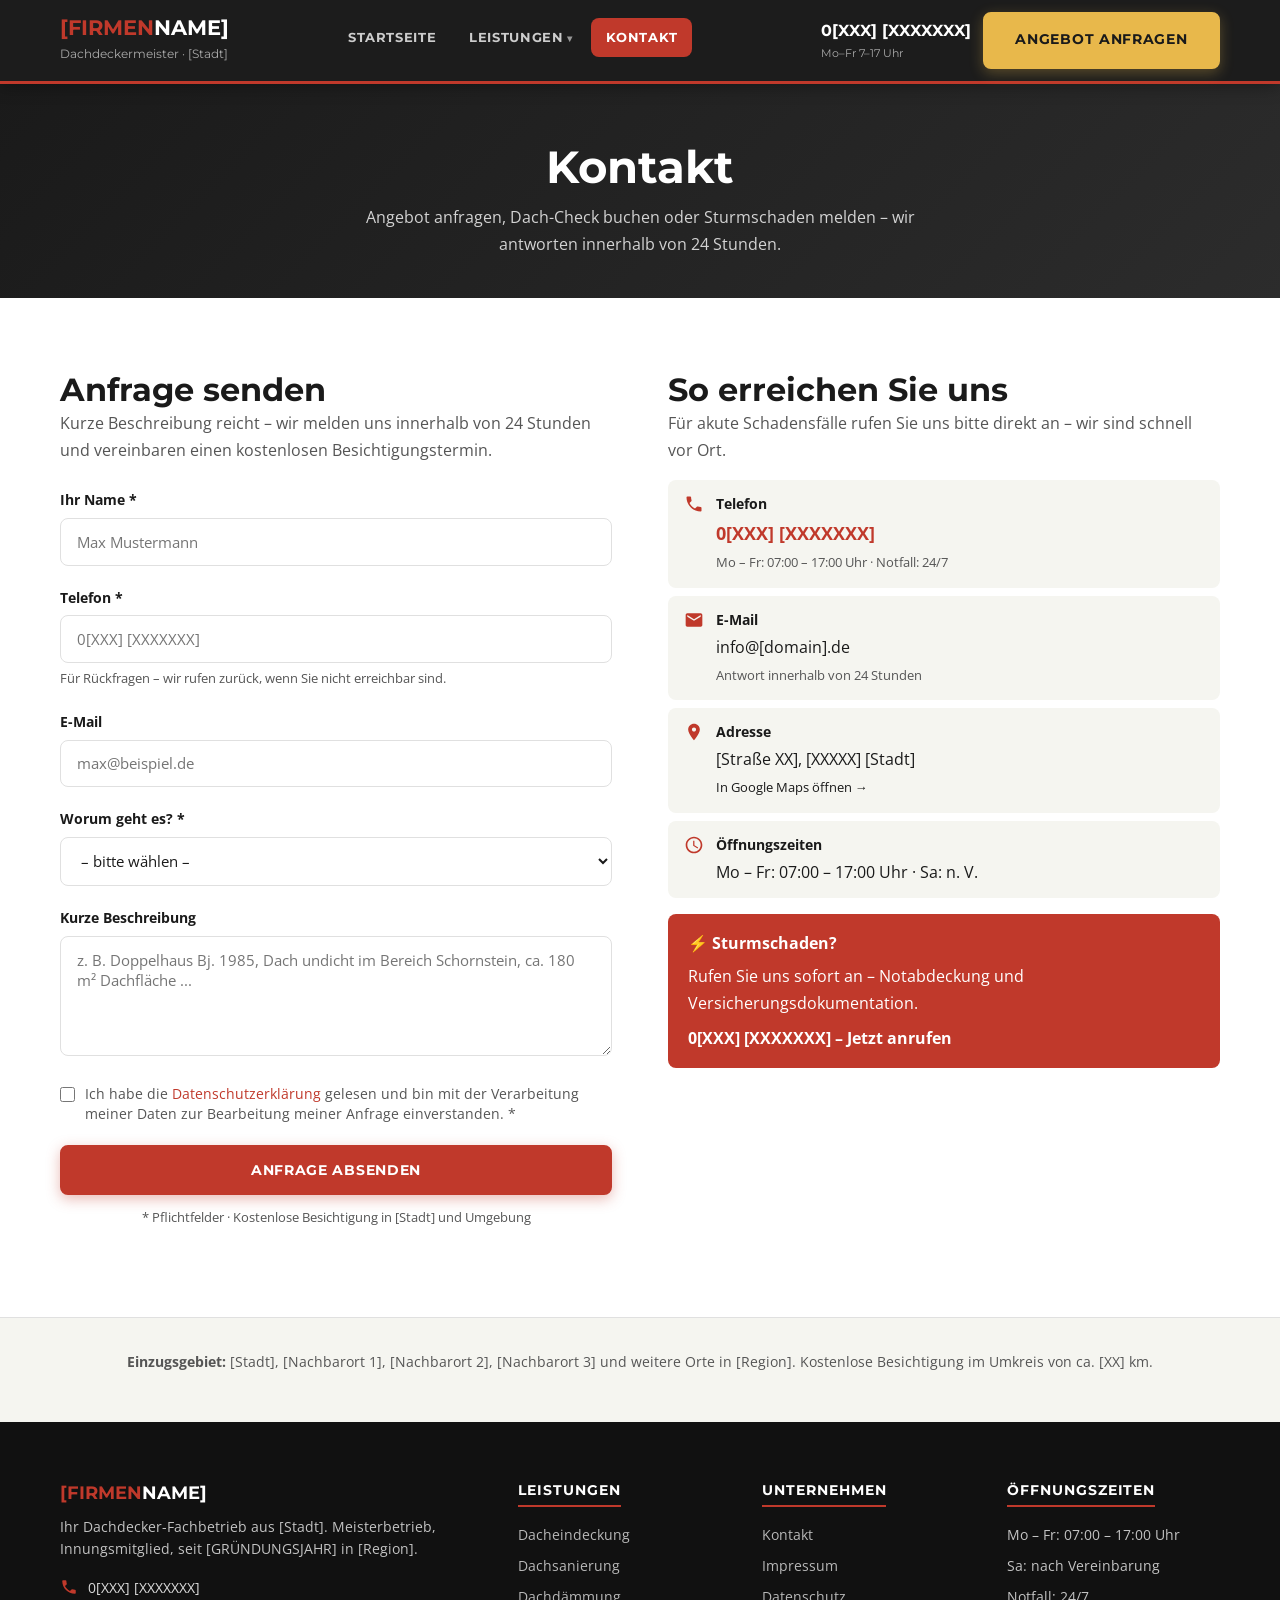
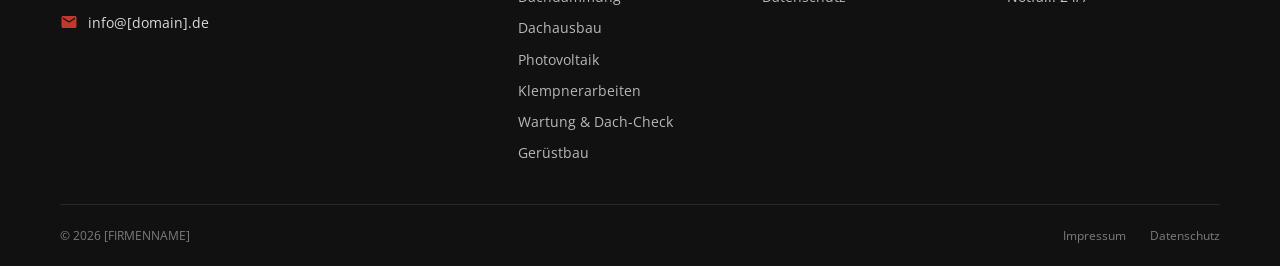
<file: kontakt.html>
<!DOCTYPE html>
<html lang="de">
<head>
  <meta charset="UTF-8">
  <meta name="viewport" content="width=device-width, initial-scale=1.0">
  <title>Kontakt | [FIRMENNAME] Dachdecker [Stadt]</title>
  <meta name="description" content="Kontakt zu [FIRMENNAME] Dachdecker in [Stadt]: Angebot anfragen, Sturmschaden melden oder Dach-Check buchen. Telefon, E-Mail und Kontaktformular.">
  <link rel="preconnect" href="https://fonts.googleapis.com">
  <link href="https://fonts.googleapis.com/css2?family=Montserrat:wght@700;800&family=Open+Sans:wght@400;600&display=swap" rel="stylesheet">
  <link rel="stylesheet" href="css/style.css">
</head>
<body>

<header class="site-header">
  <div class="header-inner">
    <a href="index.html" class="logo"><div class="logo-text"><span>[FIRMEN</span>NAME]<br><small style="font-size:.6em;font-weight:400;color:#666">Dachdeckermeister · [Stadt]</small></div></a>
    <button class="nav-toggle" aria-label="Navigation öffnen" aria-expanded="false"><span></span><span></span><span></span></button>
    <nav class="nav-main" aria-label="Hauptnavigation"><ul>
      <li><a href="index.html">Startseite</a></li>
      <li class="has-dropdown"><a href="leistungen.html">Leistungen</a>
        <ul class="dropdown">
          <li><a href="leistungen/dacheindeckung.html">Dacheindeckung</a></li>
          <li><a href="leistungen/dachsanierung-reparatur.html">Dachsanierung & Reparatur</a></li>
          <li><a href="leistungen/dachdaemmung.html">Dachdämmung</a></li>
          <li><a href="leistungen/dachausbau.html">Dachausbau</a></li>
          <li><a href="leistungen/photovoltaik.html">Photovoltaik</a></li>
          <li><a href="leistungen/klempnerarbeiten.html">Klempnerarbeiten</a></li>
          <li><a href="leistungen/wartung-dach-check.html">Wartung & Dach-Check</a></li>
          <li><a href="leistungen/geruestbau.html">Gerüstbau</a></li>
        </ul>
      </li>
      <li><a href="kontakt.html" class="active">Kontakt</a></li>
    </ul></nav>
    <div class="header-cta">
      <a href="tel:0XXXXXXXX" class="header-phone">0[XXX] [XXXXXXX]<small>Mo–Fr 7–17 Uhr</small></a>
      <a href="kontakt.html" class="btn btn-primary">Angebot anfragen</a>
    </div>
  </div>
</header>

<div class="page-hero">
  <div class="page-hero-content container">
    <h1>Kontakt</h1>
    <p>Angebot anfragen, Dach-Check buchen oder Sturmschaden melden – wir antworten innerhalb von 24 Stunden.</p>
  </div>
</div>


<section class="section">
  <div class="container">
    <div class="kontakt-split">

      <!-- Kontaktformular – LINKS -->
      <div>
        <h2>Anfrage senden</h2>
        <p style="color:var(--color-mid);margin-bottom:1.5rem;">
          Kurze Beschreibung reicht – wir melden uns innerhalb von 24 Stunden und vereinbaren
          einen kostenlosen Besichtigungstermin.
        </p>

        <form id="formular" data-feedback action="#" method="POST">
          <div class="form-group">
            <label for="name">Ihr Name *</label>
            <input type="text" id="name" name="name" placeholder="Max Mustermann" required>
          </div>

          <div class="form-group">
            <label for="telefon">Telefon *</label>
            <input type="tel" id="telefon" name="telefon" placeholder="0[XXX] [XXXXXXX]" required>
            <p class="form-note">Für Rückfragen – wir rufen zurück, wenn Sie nicht erreichbar sind.</p>
          </div>

          <div class="form-group">
            <label for="email">E-Mail</label>
            <input type="email" id="email" name="email" placeholder="max@beispiel.de">
          </div>

          <div class="form-group">
            <label for="leistung">Worum geht es? *</label>
            <select id="leistung" name="leistung" required>
              <option value="">– bitte wählen –</option>
              <option value="dacheindeckung">Neue Dacheindeckung</option>
              <option value="sanierung">Dachsanierung / Reparatur</option>
              <option value="daemmung">Dachdämmung</option>
              <option value="ausbau">Dachausbau</option>
              <option value="pv">Photovoltaik-Montage</option>
              <option value="klempner">Klempnerarbeiten / Dachrinnen</option>
              <option value="wartung">Dach-Check / Wartung</option>
              <option value="sturmschaden">Sturmschaden</option>
              <option value="sonstiges">Sonstiges</option>
            </select>
          </div>

          <div class="form-group">
            <label for="nachricht">Kurze Beschreibung</label>
            <textarea id="nachricht" name="nachricht" placeholder="z. B. Doppelhaus Bj. 1985, Dach undicht im Bereich Schornstein, ca. 180 m² Dachfläche ..."></textarea>
          </div>

          <div class="form-group">
            <label class="datenschutz-label">
              <input type="checkbox" name="datenschutz" required class="datenschutz-check">
              <span>
                Ich habe die <a href="datenschutz.html">Datenschutzerklärung</a> gelesen und
                bin mit der Verarbeitung meiner Daten zur Bearbeitung meiner Anfrage einverstanden. *
              </span>
            </label>
          </div>

          <button type="submit" class="btn btn-primary" style="width:100%;justify-content:center;">
            Anfrage absenden
          </button>
          <p class="form-note" style="margin-top:.75rem;text-align:center;">
            * Pflichtfelder · Kostenlose Besichtigung in [Stadt] und Umgebung
          </p>
        </form>
      </div>

      <!-- Kontaktinformationen – RECHTS -->
      <div class="kontakt-info">
        <h2>So erreichen Sie uns</h2>
        <p style="color:var(--color-mid);margin-bottom:1rem;">
          Für akute Schadensfälle rufen Sie uns bitte direkt an –
          wir sind schnell vor Ort.
        </p>

        <div class="kontakt-box">
          <svg width="20" height="20" viewBox="0 0 24 24"><path d="M6.62 10.79c1.44 2.83 3.76 5.14 6.59 6.59l2.2-2.2c.27-.27.67-.36 1.02-.24 1.12.37 2.33.57 3.57.57.55 0 1 .45 1 1V20c0 .55-.45 1-1 1-9.39 0-17-7.61-17-17 0-.55.45-1 1-1h3.5c.55 0 1 .45 1 1 0 1.25.2 2.45.57 3.57.11.35.03.74-.25 1.02z"/></svg>
          <div>
            <strong>Telefon</strong>
            <a href="tel:0XXXXXXXX" style="display:block;font-size:1.1rem;font-weight:700;color:var(--color-primary);">0[XXX] [XXXXXXX]</a>
            <span style="font-size:.8rem;color:var(--color-mid);">Mo – Fr: 07:00 – 17:00 Uhr · Notfall: 24/7</span>
          </div>
        </div>

        <div class="kontakt-box">
          <svg width="20" height="20" viewBox="0 0 24 24"><path d="M20 4H4c-1.1 0-2 .9-2 2v12c0 1.1.9 2 2 2h16c1.1 0 2-.9 2-2V6c0-1.1-.9-2-2-2zm0 4l-8 5-8-5V6l8 5 8-5v2z"/></svg>
          <div>
            <strong>E-Mail</strong>
            <a href="mailto:info@[domain].de" style="display:block;">info@[domain].de</a>
            <span style="font-size:.8rem;color:var(--color-mid);">Antwort innerhalb von 24 Stunden</span>
          </div>
        </div>

        <div class="kontakt-box">
          <svg width="20" height="20" viewBox="0 0 24 24"><path d="M12 2C8.13 2 5 5.13 5 9c0 5.25 7 13 7 13s7-7.75 7-13c0-3.87-3.13-7-7-7zm0 9.5c-1.38 0-2.5-1.12-2.5-2.5s1.12-2.5 2.5-2.5 2.5 1.12 2.5 2.5-1.12 2.5-2.5 2.5z"/></svg>
          <div>
            <strong>Adresse</strong>
            <span style="display:block;">[Straße XX], [XXXXX] [Stadt]</span>
            <a href="https://maps.google.com/?q=[FIRMENADRESSE]" target="_blank" rel="noopener" style="font-size:.8rem;">In Google Maps öffnen →</a>
          </div>
        </div>

        <div class="kontakt-box">
          <svg width="20" height="20" viewBox="0 0 24 24"><path d="M11.99 2C6.47 2 2 6.48 2 12s4.47 10 9.99 10C17.52 22 22 17.52 22 12S17.52 2 11.99 2zM12 20c-4.42 0-8-3.58-8-8s3.58-8 8-8 8 3.58 8 8-3.58 8-8 8zm.5-13H11v6l5.25 3.15.75-1.23-4.5-2.67z"/></svg>
          <div>
            <strong>Öffnungszeiten</strong>
            <span style="display:block;">Mo – Fr: 07:00 – 17:00 Uhr · Sa: n. V.</span>
          </div>
        </div>

        <div style="margin-top:1rem;background:var(--color-primary);color:white;border-radius:var(--radius);padding:1rem 1.25rem;">
          <strong style="display:block;margin-bottom:.35rem;">⚡ Sturmschaden?</strong>
          Rufen Sie uns sofort an – Notabdeckung und Versicherungsdokumentation.
          <a href="tel:0XXXXXXXX" style="display:block;margin-top:.5rem;color:white;font-weight:700;">0[XXX] [XXXXXXX] – Jetzt anrufen</a>
        </div>
      </div>

    </div>
  </div>
</section>

<!-- Karte Platzhalter -->
<div style="background:var(--color-light);padding:2rem 0;border-top:1px solid var(--color-border);">
  <div class="container">
    <p style="color:var(--color-mid);font-size:.88rem;text-align:center;">
      <strong>Einzugsgebiet:</strong> [Stadt], [Nachbarort 1], [Nachbarort 2], [Nachbarort 3]
      und weitere Orte in [Region]. Kostenlose Besichtigung im Umkreis von ca. [XX] km.
    </p>
  </div>
</div>

<footer class="site-footer"><div class="container">
  <div class="footer-main">
    <div>
      <div class="footer-logo-text"><span>[FIRMEN</span>NAME]</div>
      <p class="footer-desc">Ihr Dachdecker-Fachbetrieb aus [Stadt]. Meisterbetrieb, Innungsmitglied, seit [GRÜNDUNGSJAHR] in [Region].</p>
      <div class="footer-contact-item"><svg width="18" height="18" viewBox="0 0 24 24"><path d="M6.62 10.79c1.44 2.83 3.76 5.14 6.59 6.59l2.2-2.2c.27-.27.67-.36 1.02-.24 1.12.37 2.33.57 3.57.57.55 0 1 .45 1 1V20c0 .55-.45 1-1 1-9.39 0-17-7.61-17-17 0-.55.45-1 1-1h3.5c.55 0 1 .45 1 1 0 1.25.2 2.45.57 3.57.11.35.03.74-.25 1.02z"/></svg><a href="tel:0XXXXXXXX">0[XXX] [XXXXXXX]</a></div>
      <div class="footer-contact-item"><svg width="18" height="18" viewBox="0 0 24 24"><path d="M20 4H4c-1.1 0-2 .9-2 2v12c0 1.1.9 2 2 2h16c1.1 0 2-.9 2-2V6c0-1.1-.9-2-2-2zm0 4l-8 5-8-5V6l8 5 8-5v2z"/></svg><a href="mailto:info@[domain].de">info@[domain].de</a></div>
    </div>
    <div class="footer-col"><h4 data-reveal="fade-up">Leistungen</h4><ul>
      <li><a href="leistungen/dacheindeckung.html">Dacheindeckung</a></li>
      <li><a href="leistungen/dachsanierung-reparatur.html">Dachsanierung</a></li>
      <li><a href="leistungen/dachdaemmung.html">Dachdämmung</a></li>
      <li><a href="leistungen/dachausbau.html">Dachausbau</a></li>
      <li><a href="leistungen/photovoltaik.html">Photovoltaik</a></li>
      <li><a href="leistungen/klempnerarbeiten.html">Klempnerarbeiten</a></li>
      <li><a href="leistungen/wartung-dach-check.html">Wartung & Dach-Check</a></li>
      <li><a href="leistungen/geruestbau.html">Gerüstbau</a></li>
    </ul></div>
    <div class="footer-col"><h4 data-reveal="fade-up" data-delay="80">Unternehmen</h4><ul>
      <li><a href="kontakt.html">Kontakt</a></li>
      <li><a href="impressum.html">Impressum</a></li>
      <li><a href="datenschutz.html">Datenschutz</a></li>
    </ul></div>
    <div class="footer-col"><h4 data-reveal="fade-up" data-delay="160">Öffnungszeiten</h4><ul>
      <li>Mo – Fr: 07:00 – 17:00 Uhr</li>
      <li>Sa: nach Vereinbarung</li>
      <li>Notfall: 24/7</li>
    </ul></div>
  </div>
  <div class="footer-bottom">
    <span>© <span class="js-year">2025</span> [FIRMENNAME]</span>
    <div class="footer-bottom-links"><a href="impressum.html">Impressum</a><a href="datenschutz.html">Datenschutz</a></div>
  </div>
</div></footer>
<script src="js/nav.js"></script>
<script src="js/footer.js"></script>
<script src="js/main.js"></script>
</body>
</html>
</file>
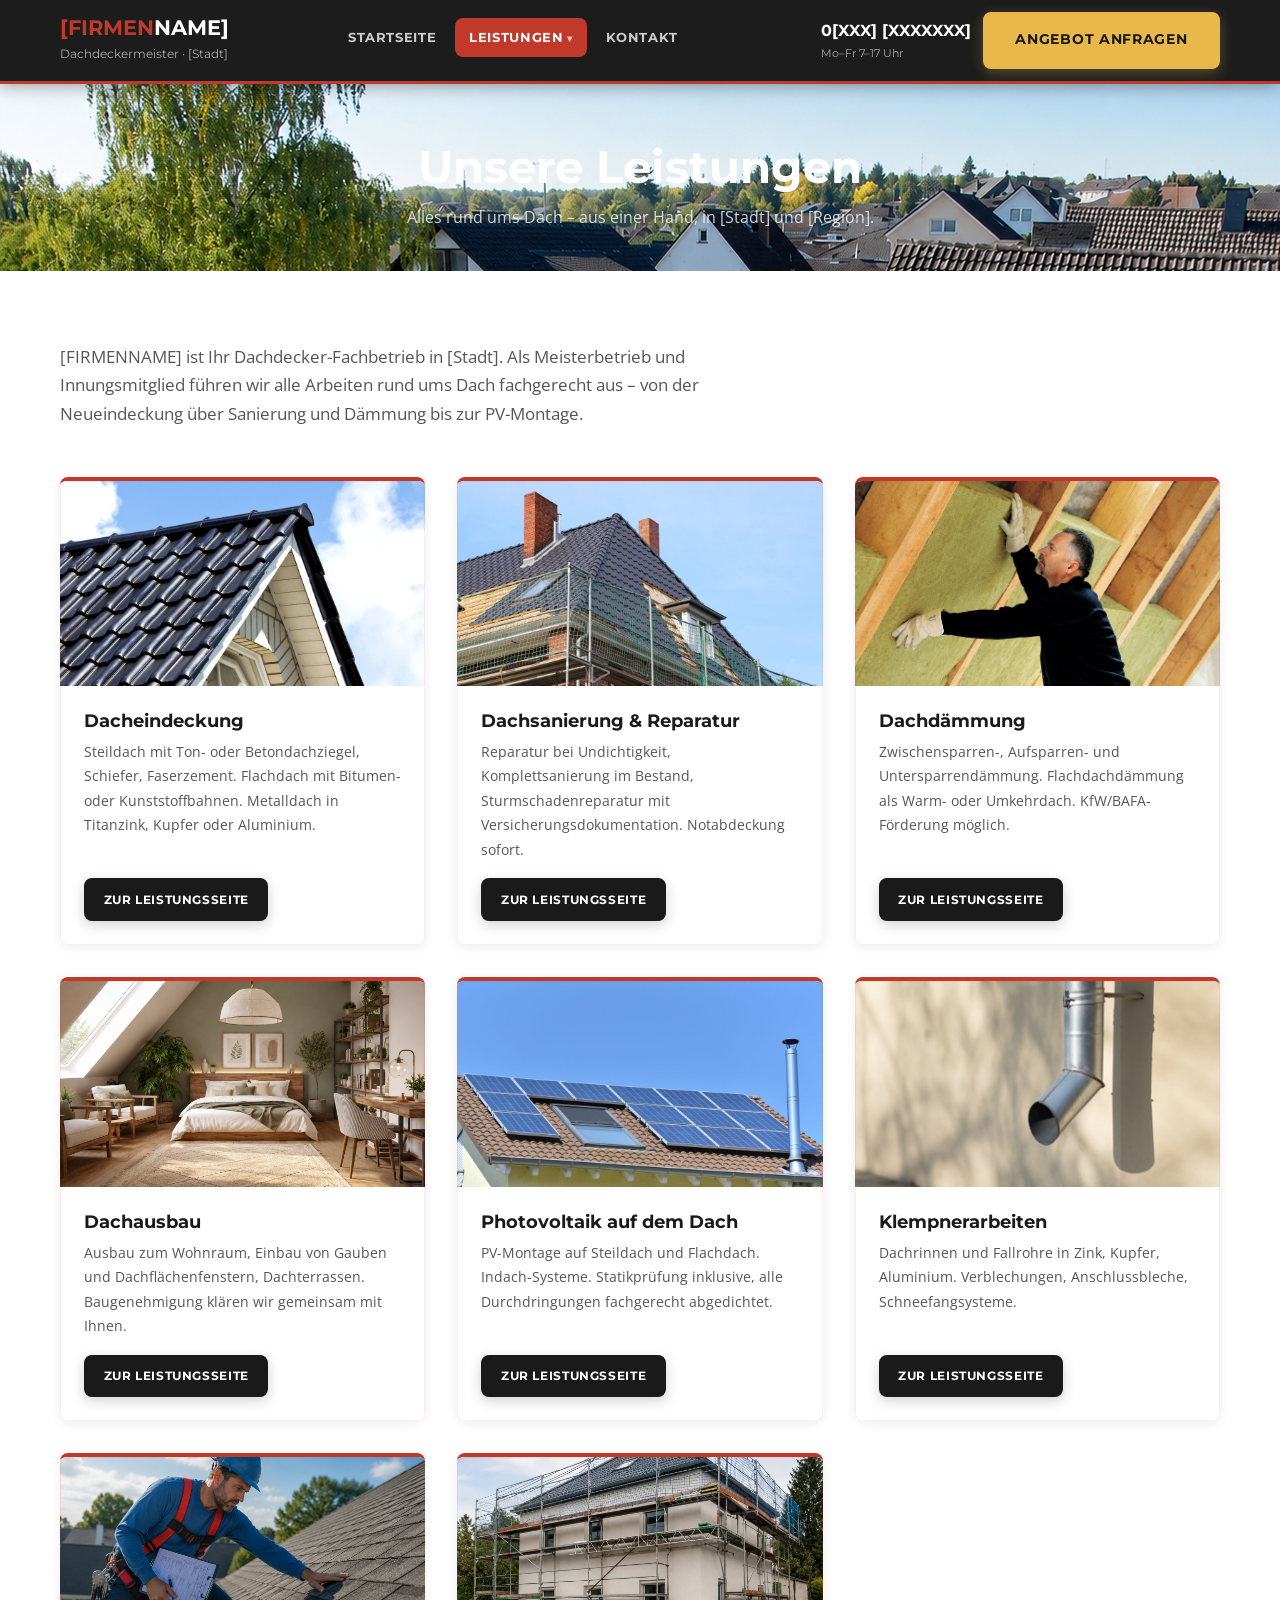
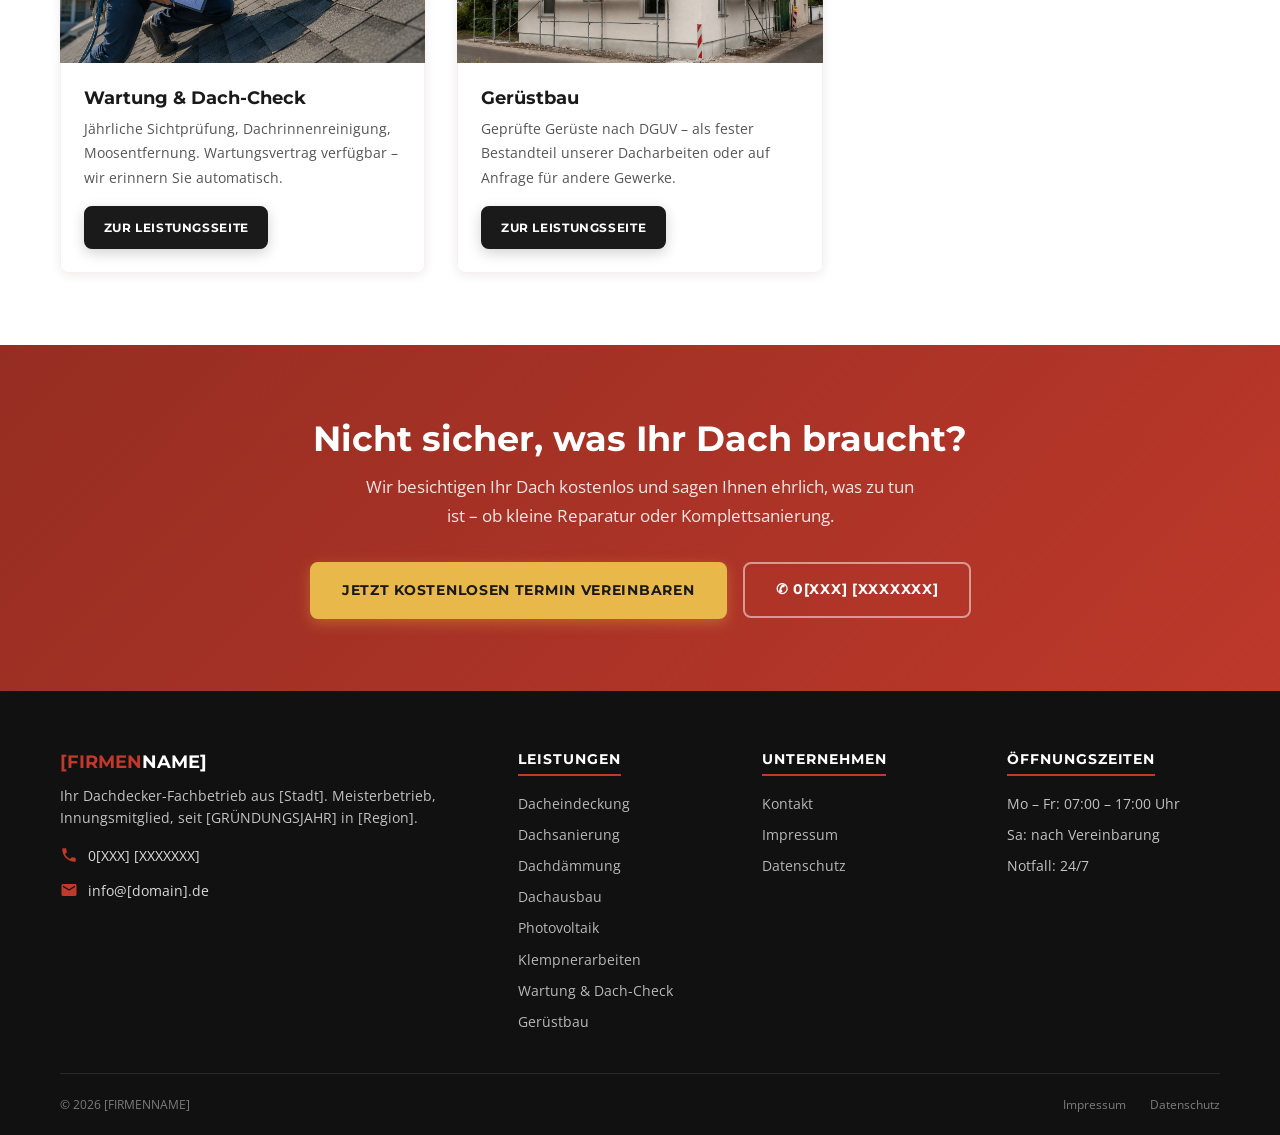
<file: leistungen.html>
<!DOCTYPE html>
<html lang="de">
<head>
  <meta charset="UTF-8">
  <meta name="viewport" content="width=device-width, initial-scale=1.0">
  <title>Leistungen | [FIRMENNAME] Dachdecker [Stadt]</title>
  <meta name="description" content="Alle Leistungen von [FIRMENNAME]: Dacheindeckung, Sanierung, Dämmung, Ausbau, Photovoltaik, Klempnerarbeiten, Wartung und Gerüstbau in [Stadt].">
  <link rel="preconnect" href="https://fonts.googleapis.com">
  <link href="https://fonts.googleapis.com/css2?family=Montserrat:wght@700;800&family=Open+Sans:wght@400;600&display=swap" rel="stylesheet">
  <link rel="stylesheet" href="css/style.css">
</head>
<body>

<header class="site-header">
  <div class="header-inner">
    <a href="index.html" class="logo">
      <div class="logo-text"><span>[FIRMEN</span>NAME]<br><small style="font-size:.6em;font-weight:400;color:#666">Dachdeckermeister · [Stadt]</small></div>
    </a>
    <button class="nav-toggle" aria-label="Navigation öffnen" aria-expanded="false"><span></span><span></span><span></span></button>
    <nav class="nav-main" aria-label="Hauptnavigation">
      <ul>
        <li><a href="index.html">Startseite</a></li>
        <li class="has-dropdown"><a href="leistungen.html" class="active">Leistungen</a>
          <ul class="dropdown">
            <li><a href="leistungen/dacheindeckung.html">Dacheindeckung</a></li>
            <li><a href="leistungen/dachsanierung-reparatur.html">Dachsanierung & Reparatur</a></li>
            <li><a href="leistungen/dachdaemmung.html">Dachdämmung</a></li>
            <li><a href="leistungen/dachausbau.html">Dachausbau</a></li>
            <li><a href="leistungen/photovoltaik.html">Photovoltaik</a></li>
            <li><a href="leistungen/klempnerarbeiten.html">Klempnerarbeiten</a></li>
            <li><a href="leistungen/wartung-dach-check.html">Wartung & Dach-Check</a></li>
            <li><a href="leistungen/geruestbau.html">Gerüstbau</a></li>
          </ul>
        </li>
        <li><a href="kontakt.html#formular">Kontakt</a></li>
      </ul>
    </nav>
    <div class="header-cta">
      <a href="tel:0XXXXXXXX" class="header-phone">0[XXX] [XXXXXXX]<small>Mo–Fr 7–17 Uhr</small></a>
      <a href="kontakt.html#formular" class="btn btn-primary">Angebot anfragen</a>
    </div>
  </div>
</header>

<div class="page-hero" style="background-image:url('images/dacheindeckung/hero/dacheindeckung-hero2.png');">
  <div class="page-hero-content container">
    <h1>Unsere Leistungen</h1>
    <p>Alles rund ums Dach – aus einer Hand, in [Stadt] und [Region].</p>
  </div>
</div>


<section class="section">
  <div class="container">
    <p class="section-sub" style="margin-bottom:3rem;">
      [FIRMENNAME] ist Ihr Dachdecker-Fachbetrieb in [Stadt]. Als Meisterbetrieb und
      Innungsmitglied führen wir alle Arbeiten rund ums Dach fachgerecht aus –
      von der Neueindeckung über Sanierung und Dämmung bis zur PV-Montage.
    </p>

    <div class="grid-3">

      <a href="leistungen/dacheindeckung.html" class="card leistung-card" style="text-decoration:none;color:inherit;">
        <div class="card-img">
          <img src="images/dacheindeckung/hero/dacheindeckung-hero.jpg" alt="Dacheindeckung" loading="lazy">
        </div>
        <div class="card-body">
          <h2 class="card-title" style="font-size:1.1rem;">Dacheindeckung</h2>
          <p class="card-text">Steildach mit Ton- oder Betondachziegel, Schiefer, Faserzement.
             Flachdach mit Bitumen- oder Kunststoffbahnen. Metalldach in Titanzink, Kupfer oder Aluminium.</p>
          <span class="btn btn-secondary">Zur Leistungsseite</span>
        </div>
      </a>

      <a href="leistungen/dachsanierung-reparatur.html" class="card leistung-card" style="text-decoration:none;color:inherit;">
        <div class="card-img">
          <img src="images/dachsanierung_und_reparatur/teilsanierung/komplettsanierung.jpg" alt="Dachsanierung" loading="lazy">
        </div>
        <div class="card-body">
          <h2 class="card-title" style="font-size:1.1rem;">Dachsanierung & Reparatur</h2>
          <p class="card-text">Reparatur bei Undichtigkeit, Komplettsanierung im Bestand,
             Sturmschadenreparatur mit Versicherungsdokumentation. Notabdeckung sofort.</p>
          <span class="btn btn-secondary">Zur Leistungsseite</span>
        </div>
      </a>

      <a href="leistungen/dachdaemmung.html" class="card leistung-card" style="text-decoration:none;color:inherit;">
        <div class="card-img">
          <img src="images/dachdaemmung/zwischensparrendaemmung/zwischenspaltendaemmung1.png" alt="Dachdämmung" loading="lazy">
        </div>
        <div class="card-body">
          <h2 class="card-title" style="font-size:1.1rem;">Dachdämmung</h2>
          <p class="card-text">Zwischensparren-, Aufsparren- und Untersparrendämmung.
             Flachdachdämmung als Warm- oder Umkehrdach. KfW/BAFA-Förderung möglich.</p>
          <span class="btn btn-secondary">Zur Leistungsseite</span>
        </div>
      </a>

      <a href="leistungen/dachausbau.html" class="card leistung-card" style="text-decoration:none;color:inherit;">
        <div class="card-img">
          <img src="images/dachausbau/ausbau_von_wohnraum/ausbau_von_wohnraum1.png" alt="Dachausbau" loading="lazy">
        </div>
        <div class="card-body">
          <h2 class="card-title" style="font-size:1.1rem;">Dachausbau</h2>
          <p class="card-text">Ausbau zum Wohnraum, Einbau von Gauben und Dachflächenfenstern,
             Dachterrassen. Baugenehmigung klären wir gemeinsam mit Ihnen.</p>
          <span class="btn btn-secondary">Zur Leistungsseite</span>
        </div>
      </a>

      <a href="leistungen/photovoltaik.html" class="card leistung-card" style="text-decoration:none;color:inherit;">
        <div class="card-img">
          <img src="images/photovoltaik_auf_dem_bach/pv_montage_auf_steildach/pv_montage_auf_steildach.jpg" alt="Photovoltaik" loading="lazy">
        </div>
        <div class="card-body">
          <h2 class="card-title" style="font-size:1.1rem;">Photovoltaik auf dem Dach</h2>
          <p class="card-text">PV-Montage auf Steildach und Flachdach. Indach-Systeme.
             Statikprüfung inklusive, alle Durchdringungen fachgerecht abgedichtet.</p>
          <span class="btn btn-secondary">Zur Leistungsseite</span>
        </div>
      </a>

      <a href="leistungen/klempnerarbeiten.html" class="card leistung-card" style="text-decoration:none;color:inherit;">
        <div class="card-img">
          <img src="images/klempnerarbeiten_spengelerarbeit/dachrinnen_und_fallrohre/dachrinne.jpg" alt="Klempnerarbeiten" loading="lazy">
        </div>
        <div class="card-body">
          <h2 class="card-title" style="font-size:1.1rem;">Klempnerarbeiten</h2>
          <p class="card-text">Dachrinnen und Fallrohre in Zink, Kupfer, Aluminium.
             Verblechungen, Anschlussbleche, Schneefangsysteme.</p>
          <span class="btn btn-secondary">Zur Leistungsseite</span>
        </div>
      </a>

      <a href="leistungen/wartung-dach-check.html" class="card leistung-card" style="text-decoration:none;color:inherit;">
        <div class="card-img">
          <img src="images/wartung_und_dach-check/jaehrlicher_dach-check/jaehrlicher_dach-check.png" alt="Dach-Check" loading="lazy">
        </div>
        <div class="card-body">
          <h2 class="card-title" style="font-size:1.1rem;">Wartung & Dach-Check</h2>
          <p class="card-text">Jährliche Sichtprüfung, Dachrinnenreinigung, Moosentfernung.
             Wartungsvertrag verfügbar – wir erinnern Sie automatisch.</p>
          <span class="btn btn-secondary">Zur Leistungsseite</span>
        </div>
      </a>

      <a href="leistungen/geruestbau.html" class="card leistung-card" style="text-decoration:none;color:inherit;">
        <div class="card-img">
          <img src="images/geruestbau/gerueststellung/gerueststellung.png" alt="Gerüstbau" loading="lazy">
        </div>
        <div class="card-body">
          <h2 class="card-title" style="font-size:1.1rem;">Gerüstbau</h2>
          <p class="card-text">Geprüfte Gerüste nach DGUV – als fester Bestandteil unserer
             Dacharbeiten oder auf Anfrage für andere Gewerke.</p>
          <span class="btn btn-secondary">Zur Leistungsseite</span>
        </div>
      </a>

    </div>
  </div>
</section>

<div class="cta-banner">
  <div class="container">
    <h2>Nicht sicher, was Ihr Dach braucht?</h2>
    <p>Wir besichtigen Ihr Dach kostenlos und sagen Ihnen ehrlich, was zu tun ist –
       ob kleine Reparatur oder Komplettsanierung.</p>
    <div class="btn-group">
      <a href="kontakt.html#formular" class="btn btn-accent">Jetzt kostenlosen Termin vereinbaren</a>
      <a href="tel:0XXXXXXXX" class="btn btn-outline">&#9990; 0[XXX] [XXXXXXX]</a>
    </div>
  </div>
</div>

<footer class="site-footer">
  <div class="container">
    <div class="footer-main">
      <div>
        <div class="footer-logo-text"><span>[FIRMEN</span>NAME]</div>
        <p class="footer-desc">Ihr Dachdecker-Fachbetrieb aus [Stadt]. Meisterbetrieb, Innungsmitglied, seit [GRÜNDUNGSJAHR] in [Region].</p>
        <div class="footer-contact-item"><svg width="18" height="18" viewBox="0 0 24 24"><path d="M6.62 10.79c1.44 2.83 3.76 5.14 6.59 6.59l2.2-2.2c.27-.27.67-.36 1.02-.24 1.12.37 2.33.57 3.57.57.55 0 1 .45 1 1V20c0 .55-.45 1-1 1-9.39 0-17-7.61-17-17 0-.55.45-1 1-1h3.5c.55 0 1 .45 1 1 0 1.25.2 2.45.57 3.57.11.35.03.74-.25 1.02z"/></svg><a href="tel:0XXXXXXXX">0[XXX] [XXXXXXX]</a></div>
        <div class="footer-contact-item"><svg width="18" height="18" viewBox="0 0 24 24"><path d="M20 4H4c-1.1 0-2 .9-2 2v12c0 1.1.9 2 2 2h16c1.1 0 2-.9 2-2V6c0-1.1-.9-2-2-2zm0 4l-8 5-8-5V6l8 5 8-5v2z"/></svg><a href="mailto:info@[domain].de">info@[domain].de</a></div>
      </div>
      <div class="footer-col"><h4 data-reveal="fade-up">Leistungen</h4><ul>
        <li><a href="leistungen/dacheindeckung.html">Dacheindeckung</a></li>
        <li><a href="leistungen/dachsanierung-reparatur.html">Dachsanierung</a></li>
        <li><a href="leistungen/dachdaemmung.html">Dachdämmung</a></li>
        <li><a href="leistungen/dachausbau.html">Dachausbau</a></li>
        <li><a href="leistungen/photovoltaik.html">Photovoltaik</a></li>
        <li><a href="leistungen/klempnerarbeiten.html">Klempnerarbeiten</a></li>
        <li><a href="leistungen/wartung-dach-check.html">Wartung & Dach-Check</a></li>
        <li><a href="leistungen/geruestbau.html">Gerüstbau</a></li>
      </ul></div>
      <div class="footer-col"><h4 data-reveal="fade-up" data-delay="80">Unternehmen</h4><ul>
        <li><a href="kontakt.html#formular">Kontakt</a></li>
        <li><a href="impressum.html">Impressum</a></li>
        <li><a href="datenschutz.html">Datenschutz</a></li>
      </ul></div>
      <div class="footer-col"><h4 data-reveal="fade-up" data-delay="160">Öffnungszeiten</h4><ul>
        <li>Mo – Fr: 07:00 – 17:00 Uhr</li>
        <li>Sa: nach Vereinbarung</li>
        <li>Notfall: 24/7</li>
      </ul></div>
    </div>
    <div class="footer-bottom">
      <span>© <span class="js-year">2025</span> [FIRMENNAME]</span>
      <div class="footer-bottom-links"><a href="impressum.html">Impressum</a><a href="datenschutz.html">Datenschutz</a></div>
    </div>
  </div>
</footer>
<script src="js/nav.js"></script>
<script src="js/footer.js"></script>
<script src="js/main.js"></script>
</body>
</html>
</file>
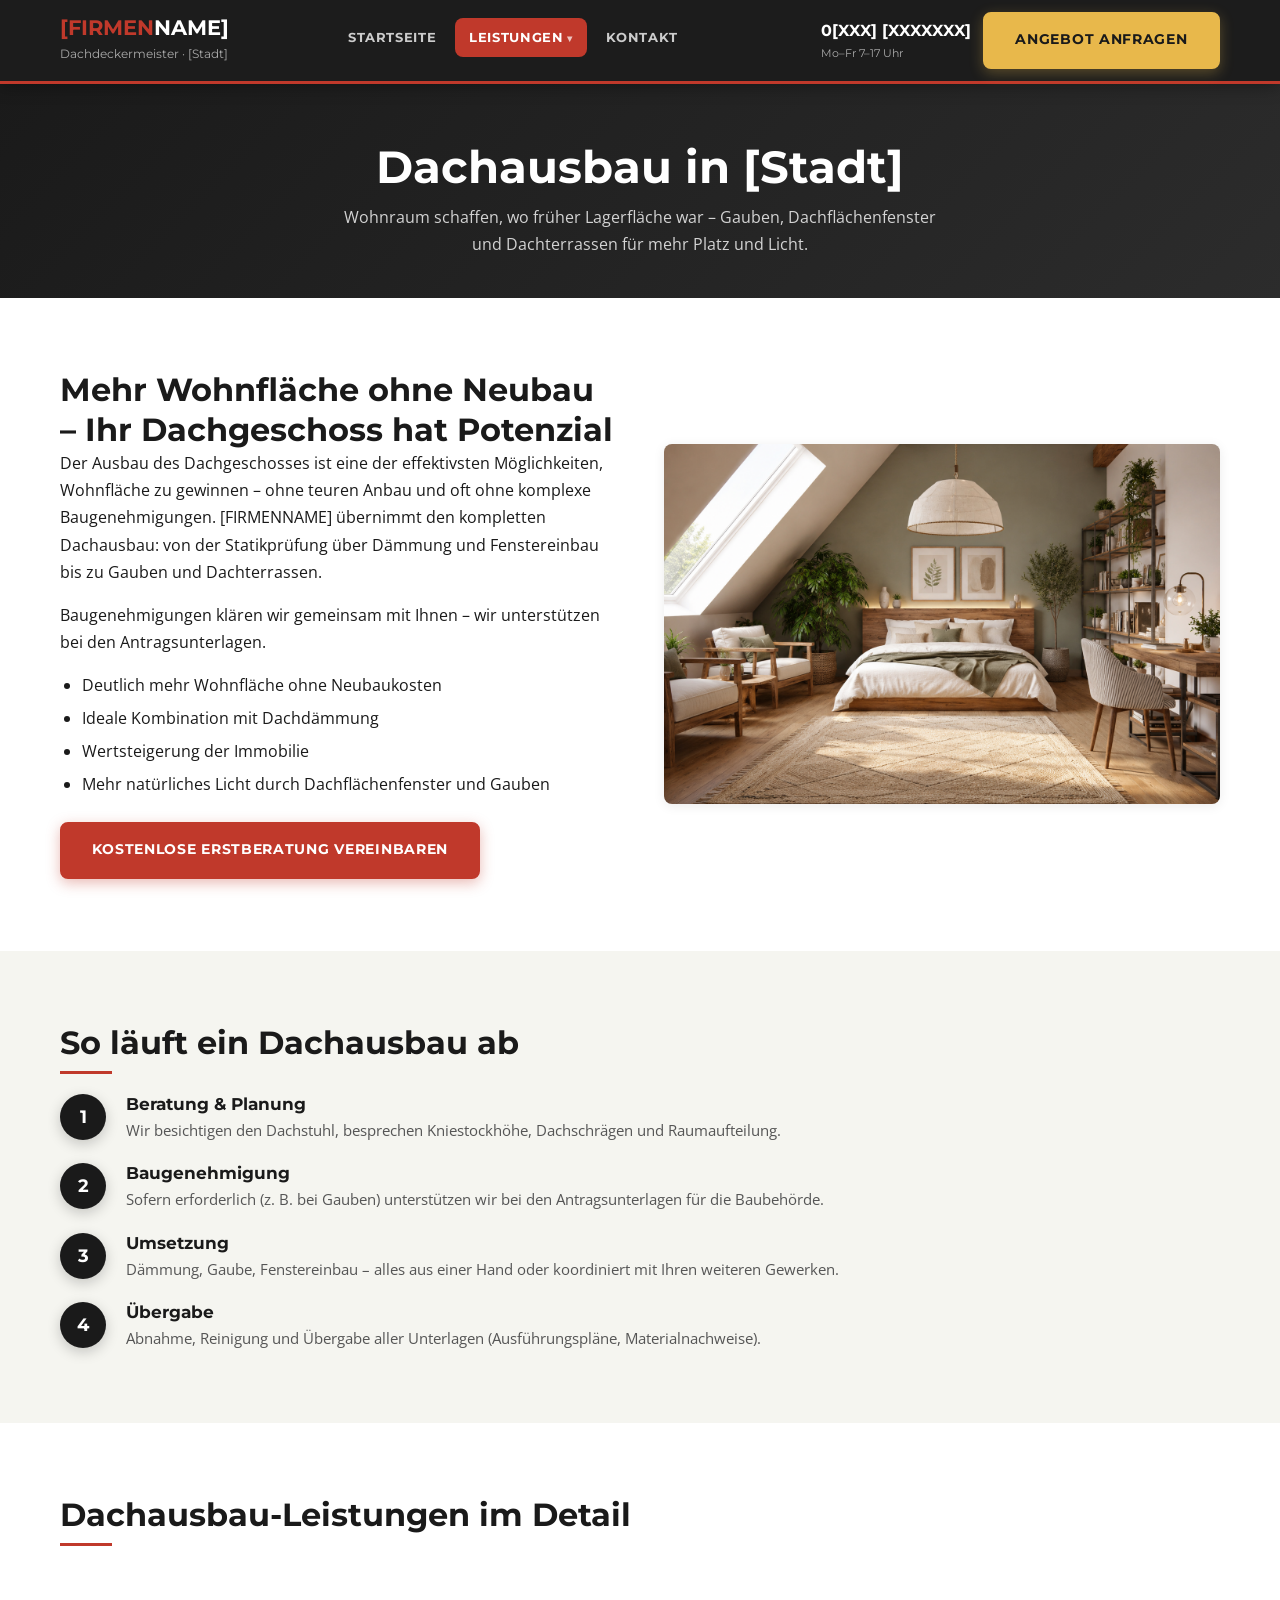
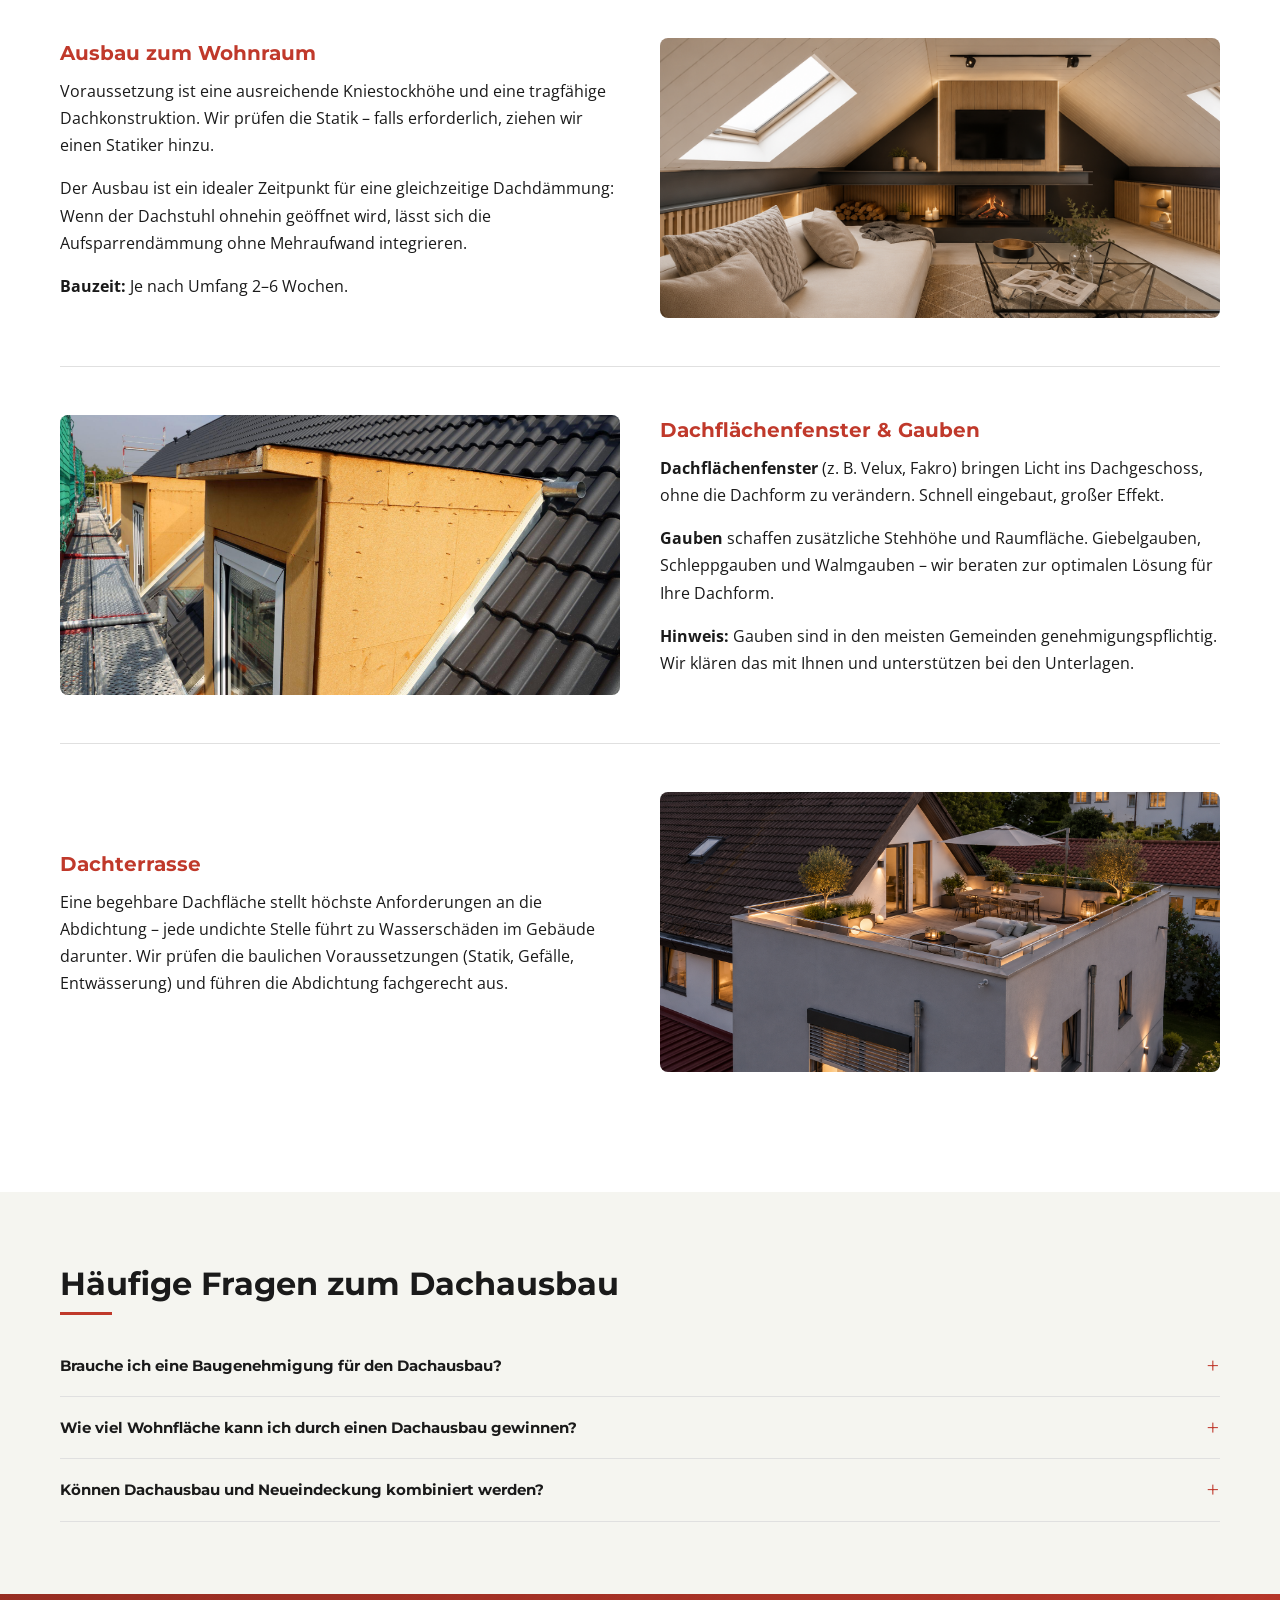
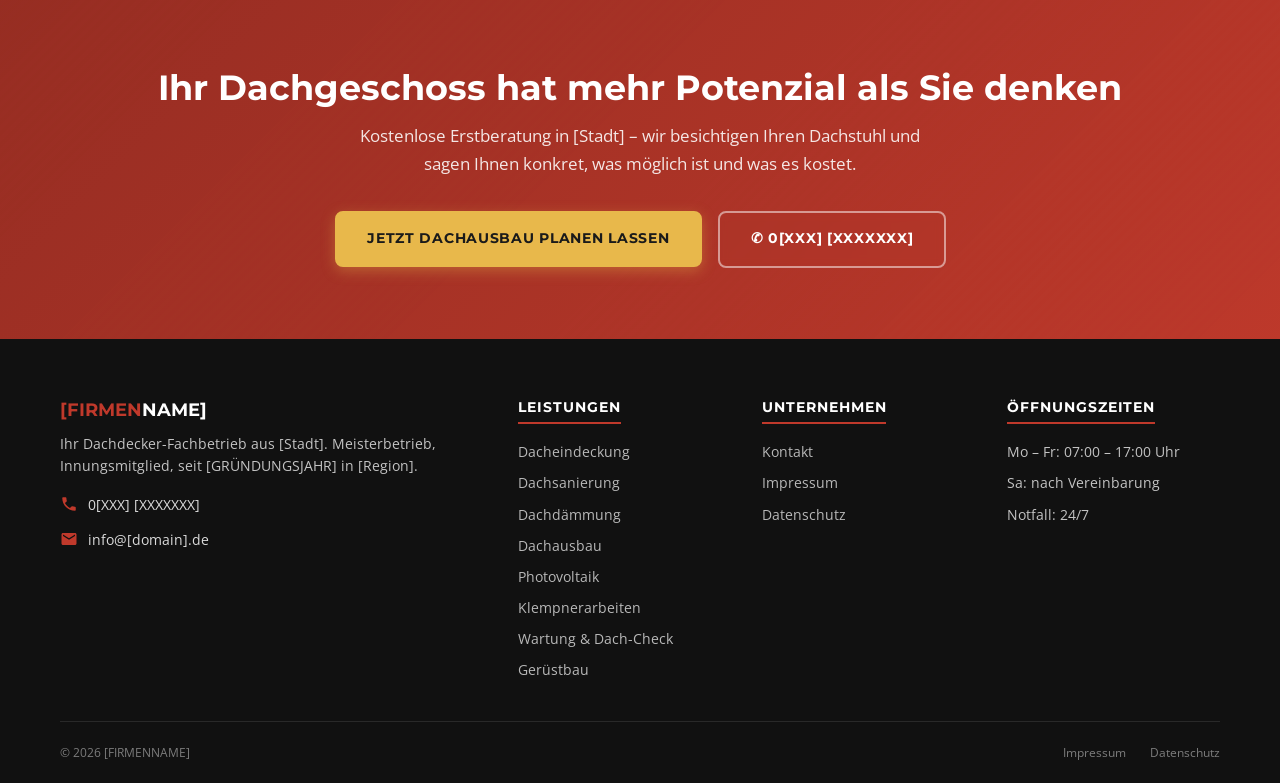
<file: leistungen/dachausbau.html>
<!DOCTYPE html>
<html lang="de">
<head>
  <meta charset="UTF-8">
  <meta name="viewport" content="width=device-width, initial-scale=1.0">
  <title>Dachausbau in [Stadt] | [FIRMENNAME]</title>
  <meta name="description" content="Dachausbau in [Stadt]: Wohnraum schaffen, Gauben einbauen, Dachterrasse planen. Kostenlose Erstberatung – jetzt anfragen.">
  <link rel="preconnect" href="https://fonts.googleapis.com">
  <link href="https://fonts.googleapis.com/css2?family=Montserrat:wght@700;800&family=Open+Sans:wght@400;600&display=swap" rel="stylesheet">
  <link rel="stylesheet" href="../css/style.css">
</head>
<body>

<header class="site-header">
  <div class="header-inner">
    <a href="../index.html" class="logo"><div class="logo-text"><span>[FIRMEN</span>NAME]<br><small style="font-size:.6em;font-weight:400;color:#666">Dachdeckermeister · [Stadt]</small></div></a>
    <button class="nav-toggle" aria-label="Navigation öffnen" aria-expanded="false"><span></span><span></span><span></span></button>
    <nav class="nav-main" aria-label="Hauptnavigation"><ul>
      <li><a href="../index.html">Startseite</a></li>
      <li class="has-dropdown"><a href="../leistungen.html" class="active">Leistungen</a>
        <ul class="dropdown">
          <li><a href="dacheindeckung.html">Dacheindeckung</a></li>
          <li><a href="dachsanierung-reparatur.html">Dachsanierung & Reparatur</a></li>
          <li><a href="dachdaemmung.html">Dachdämmung</a></li>
          <li><a href="dachausbau.html">Dachausbau</a></li>
          <li><a href="photovoltaik.html">Photovoltaik</a></li>
          <li><a href="klempnerarbeiten.html">Klempnerarbeiten</a></li>
          <li><a href="wartung-dach-check.html">Wartung & Dach-Check</a></li>
          <li><a href="geruestbau.html">Gerüstbau</a></li>
        </ul>
      </li>
      <li><a href="../kontakt.html#formular">Kontakt</a></li>
    </ul></nav>
    <div class="header-cta">
      <a href="tel:0XXXXXXXX" class="header-phone">0[XXX] [XXXXXXX]<small>Mo–Fr 7–17 Uhr</small></a>
      <a href="../kontakt.html#formular" class="btn btn-primary">Angebot anfragen</a>
    </div>
  </div>
</header>

<div class="page-hero">
  <div class="page-hero-content container">
    <h1>Dachausbau in [Stadt]</h1>
    <p>Wohnraum schaffen, wo früher Lagerfläche war – Gauben, Dachflächenfenster und Dachterrassen für mehr Platz und Licht.</p>
  </div>
</div>


<section class="section">
  <div class="container">
    <div class="leistung-intro">
      <div>
        <h2>Mehr Wohnfläche ohne Neubau – Ihr Dachgeschoss hat Potenzial</h2>
        <p>Der Ausbau des Dachgeschosses ist eine der effektivsten Möglichkeiten, Wohnfläche
           zu gewinnen – ohne teuren Anbau und oft ohne komplexe Baugenehmigungen.
           [FIRMENNAME] übernimmt den kompletten Dachausbau: von der Statikprüfung über
           Dämmung und Fenstereinbau bis zu Gauben und Dachterrassen.</p>
        <p>Baugenehmigungen klären wir gemeinsam mit Ihnen – wir unterstützen bei den Antragsunterlagen.</p>
        <ul>
          <li>Deutlich mehr Wohnfläche ohne Neubaukosten</li>
          <li>Ideale Kombination mit Dachdämmung</li>
          <li>Wertsteigerung der Immobilie</li>
          <li>Mehr natürliches Licht durch Dachflächenfenster und Gauben</li>
        </ul>
        <div style="margin-top:1.5rem;">
          <a href="../kontakt.html#formular" class="btn btn-primary">Kostenlose Erstberatung vereinbaren</a>
        </div>
      </div>
      <div class="leistung-img">
        <img src="../images/dachausbau/ausbau_von_wohnraum/ausbau_von_wohnraum1.png" alt="Dachausbau [Stadt]">
      </div>
    </div>
  </div>
</section>

<section class="section section--light">
  <div class="container">
    <h2 class="section-title">So läuft ein Dachausbau ab</h2>
    <div class="steps">
      <div class="step"><div class="step-num">1</div><div class="step-body"><h4>Beratung & Planung</h4><p>Wir besichtigen den Dachstuhl, besprechen Kniestockhöhe, Dachschrägen und Raumaufteilung.</p></div></div>
      <div class="step"><div class="step-num">2</div><div class="step-body"><h4>Baugenehmigung</h4><p>Sofern erforderlich (z. B. bei Gauben) unterstützen wir bei den Antragsunterlagen für die Baubehörde.</p></div></div>
      <div class="step"><div class="step-num">3</div><div class="step-body"><h4>Umsetzung</h4><p>Dämmung, Gaube, Fenstereinbau – alles aus einer Hand oder koordiniert mit Ihren weiteren Gewerken.</p></div></div>
      <div class="step"><div class="step-num">4</div><div class="step-body"><h4>Übergabe</h4><p>Abnahme, Reinigung und Übergabe aller Unterlagen (Ausführungspläne, Materialnachweise).</p></div></div>
    </div>
  </div>
</section>

<section class="section">
  <div class="container">
    <h2 class="section-title">Dachausbau-Leistungen im Detail</h2>

    <div class="unterleistungen">
      <div class="unterleistung">
        <div class="unterleistung-text">
          <h3>Ausbau zum Wohnraum</h3>
          <p>Voraussetzung ist eine ausreichende Kniestockhöhe und eine tragfähige Dachkonstruktion.
             Wir prüfen die Statik – falls erforderlich, ziehen wir einen Statiker hinzu.</p>
          <p>Der Ausbau ist ein idealer Zeitpunkt für eine gleichzeitige Dachdämmung: Wenn der
             Dachstuhl ohnehin geöffnet wird, lässt sich die Aufsparrendämmung ohne Mehraufwand
             integrieren.</p>
          <p><strong>Bauzeit:</strong> Je nach Umfang 2–6 Wochen.</p>
        </div>
        <div class="unterleistung-img">
          <img src="../images/dachausbau/ausbau_von_wohnraum/ausbau_von_wohnraum2.png" alt="Dachgeschoss Wohnraumausbau" loading="lazy">
        </div>
      </div>

      <div class="unterleistung">
        <div class="unterleistung-text">
          <h3>Dachflächenfenster & Gauben</h3>
          <p><strong>Dachflächenfenster</strong> (z. B. Velux, Fakro) bringen Licht ins Dachgeschoss,
             ohne die Dachform zu verändern. Schnell eingebaut, großer Effekt.</p>
          <p><strong>Gauben</strong> schaffen zusätzliche Stehhöhe und Raumfläche.
             Giebelgauben, Schleppgauben und Walmgauben – wir beraten zur optimalen Lösung
             für Ihre Dachform.</p>
          <p><strong>Hinweis:</strong> Gauben sind in den meisten Gemeinden genehmigungspflichtig.
             Wir klären das mit Ihnen und unterstützen bei den Unterlagen.</p>
        </div>
        <div class="unterleistung-img">
          <img src="../images/dachausbau/dachflächenfenster_und_gauben/gaube.jpg" alt="Gauben und Dachflächenfenster" loading="lazy">
        </div>
      </div>

      <div class="unterleistung">
        <div class="unterleistung-text">
          <h3>Dachterrasse</h3>
          <p>Eine begehbare Dachfläche stellt höchste Anforderungen an die Abdichtung –
             jede undichte Stelle führt zu Wasserschäden im Gebäude darunter.
             Wir prüfen die baulichen Voraussetzungen (Statik, Gefälle, Entwässerung)
             und führen die Abdichtung fachgerecht aus.</p>
        </div>
        <div class="unterleistung-img">
          <img src="../images/dachausbau/dachterrasse/dachterrasse2.png" alt="Dachterrasse" loading="lazy">
        </div>
      </div>
    </div>
  </div>
</section>

<section class="section section--light">
  <div class="container">
    <h2 class="section-title">Häufige Fragen zum Dachausbau</h2>
    <div class="faq-list">
      <details>
        <summary>Brauche ich eine Baugenehmigung für den Dachausbau?</summary>
        <p>Der reine Innenausbau (Dämmung, Trockenbau, Fenstereinbau ohne Änderung der Dachform)
           ist in vielen Bundesländern genehmigungsfrei. Gauben, Dachterrassen oder Aufstockungen
           erfordern in der Regel eine Baugenehmigung. Wir klären das konkret für Ihren Fall.</p>
      </details>
      <details>
        <summary>Wie viel Wohnfläche kann ich durch einen Dachausbau gewinnen?</summary>
        <p>Das hängt stark von Kniestockhöhe, Dachneigung und Grundriss ab. Bei einem typischen
           Einfamilienhaus sind 40–80 m² nutzbare Wohnfläche realistisch. Bei der Besichtigung
           schätzen wir das konkret für Ihr Gebäude ein.</p>
      </details>
      <details>
        <summary>Können Dachausbau und Neueindeckung kombiniert werden?</summary>
        <p>Ja – und das ist sogar sehr sinnvoll. Das Gerüst steht ohnehin, die Aufsparrendämmung
           lässt sich integrieren und Sie sparen einen zweiten Eingriff. Wir koordinieren das als
           Gesamtpaket.</p>
      </details>
    </div>
  </div>
</section>

<div class="cta-banner">
  <div class="container">
    <h2>Ihr Dachgeschoss hat mehr Potenzial als Sie denken</h2>
    <p>Kostenlose Erstberatung in [Stadt] – wir besichtigen Ihren Dachstuhl und sagen Ihnen
       konkret, was möglich ist und was es kostet.</p>
    <div class="btn-group">
      <a href="../kontakt.html#formular" class="btn btn-accent">Jetzt Dachausbau planen lassen</a>
      <a href="tel:0XXXXXXXX" class="btn btn-outline">&#9990; 0[XXX] [XXXXXXX]</a>
    </div>
  </div>
</div>

<footer class="site-footer"><div class="container">
  <div class="footer-main">
    <div>
      <div class="footer-logo-text"><span>[FIRMEN</span>NAME]</div>
      <p class="footer-desc">Ihr Dachdecker-Fachbetrieb aus [Stadt]. Meisterbetrieb, Innungsmitglied, seit [GRÜNDUNGSJAHR] in [Region].</p>
      <div class="footer-contact-item"><svg width="18" height="18" viewBox="0 0 24 24"><path d="M6.62 10.79c1.44 2.83 3.76 5.14 6.59 6.59l2.2-2.2c.27-.27.67-.36 1.02-.24 1.12.37 2.33.57 3.57.57.55 0 1 .45 1 1V20c0 .55-.45 1-1 1-9.39 0-17-7.61-17-17 0-.55.45-1 1-1h3.5c.55 0 1 .45 1 1 0 1.25.2 2.45.57 3.57.11.35.03.74-.25 1.02z"/></svg><a href="tel:0XXXXXXXX">0[XXX] [XXXXXXX]</a></div>
      <div class="footer-contact-item"><svg width="18" height="18" viewBox="0 0 24 24"><path d="M20 4H4c-1.1 0-2 .9-2 2v12c0 1.1.9 2 2 2h16c1.1 0 2-.9 2-2V6c0-1.1-.9-2-2-2zm0 4l-8 5-8-5V6l8 5 8-5v2z"/></svg><a href="mailto:info@[domain].de">info@[domain].de</a></div>
    </div>
    <div class="footer-col"><h4 data-reveal="fade-up">Leistungen</h4><ul>
      <li><a href="dacheindeckung.html">Dacheindeckung</a></li>
      <li><a href="dachsanierung-reparatur.html">Dachsanierung</a></li>
      <li><a href="dachdaemmung.html">Dachdämmung</a></li>
      <li><a href="dachausbau.html">Dachausbau</a></li>
      <li><a href="photovoltaik.html">Photovoltaik</a></li>
      <li><a href="klempnerarbeiten.html">Klempnerarbeiten</a></li>
      <li><a href="wartung-dach-check.html">Wartung & Dach-Check</a></li>
      <li><a href="geruestbau.html">Gerüstbau</a></li>
    </ul></div>
    <div class="footer-col"><h4 data-reveal="fade-up" data-delay="80">Unternehmen</h4><ul>
      <li><a href="../kontakt.html#formular">Kontakt</a></li>
      <li><a href="../impressum.html">Impressum</a></li>
      <li><a href="../datenschutz.html">Datenschutz</a></li>
    </ul></div>
    <div class="footer-col"><h4 data-reveal="fade-up" data-delay="160">Öffnungszeiten</h4><ul>
      <li>Mo – Fr: 07:00 – 17:00 Uhr</li>
      <li>Sa: nach Vereinbarung</li>
      <li>Notfall: 24/7</li>
    </ul></div>
  </div>
  <div class="footer-bottom">
    <span>© <span class="js-year">2025</span> [FIRMENNAME]</span>
    <div class="footer-bottom-links"><a href="../impressum.html">Impressum</a><a href="../datenschutz.html">Datenschutz</a></div>
  </div>
</div></footer>
<script src="../js/nav.js"></script>
<script src="../js/footer.js"></script>
<script src="../js/main.js"></script>
</body>
</html>
</file>
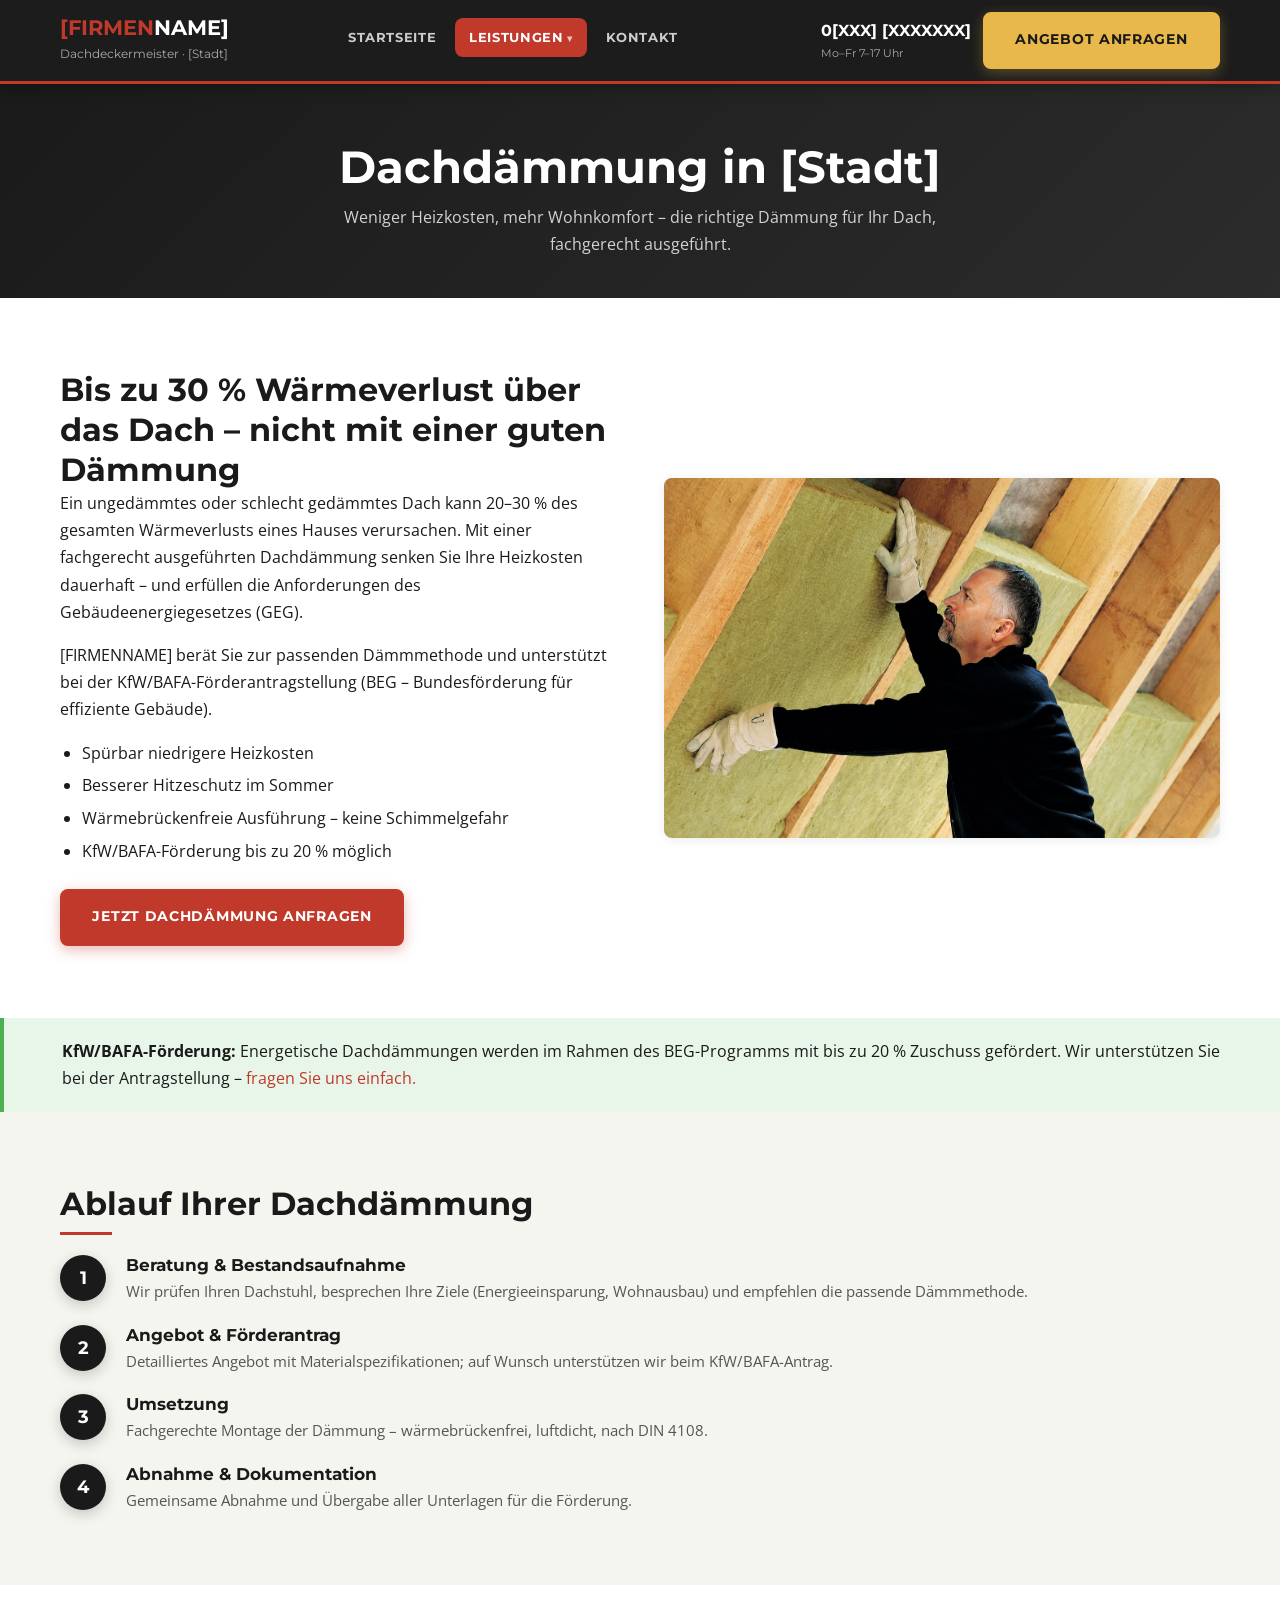
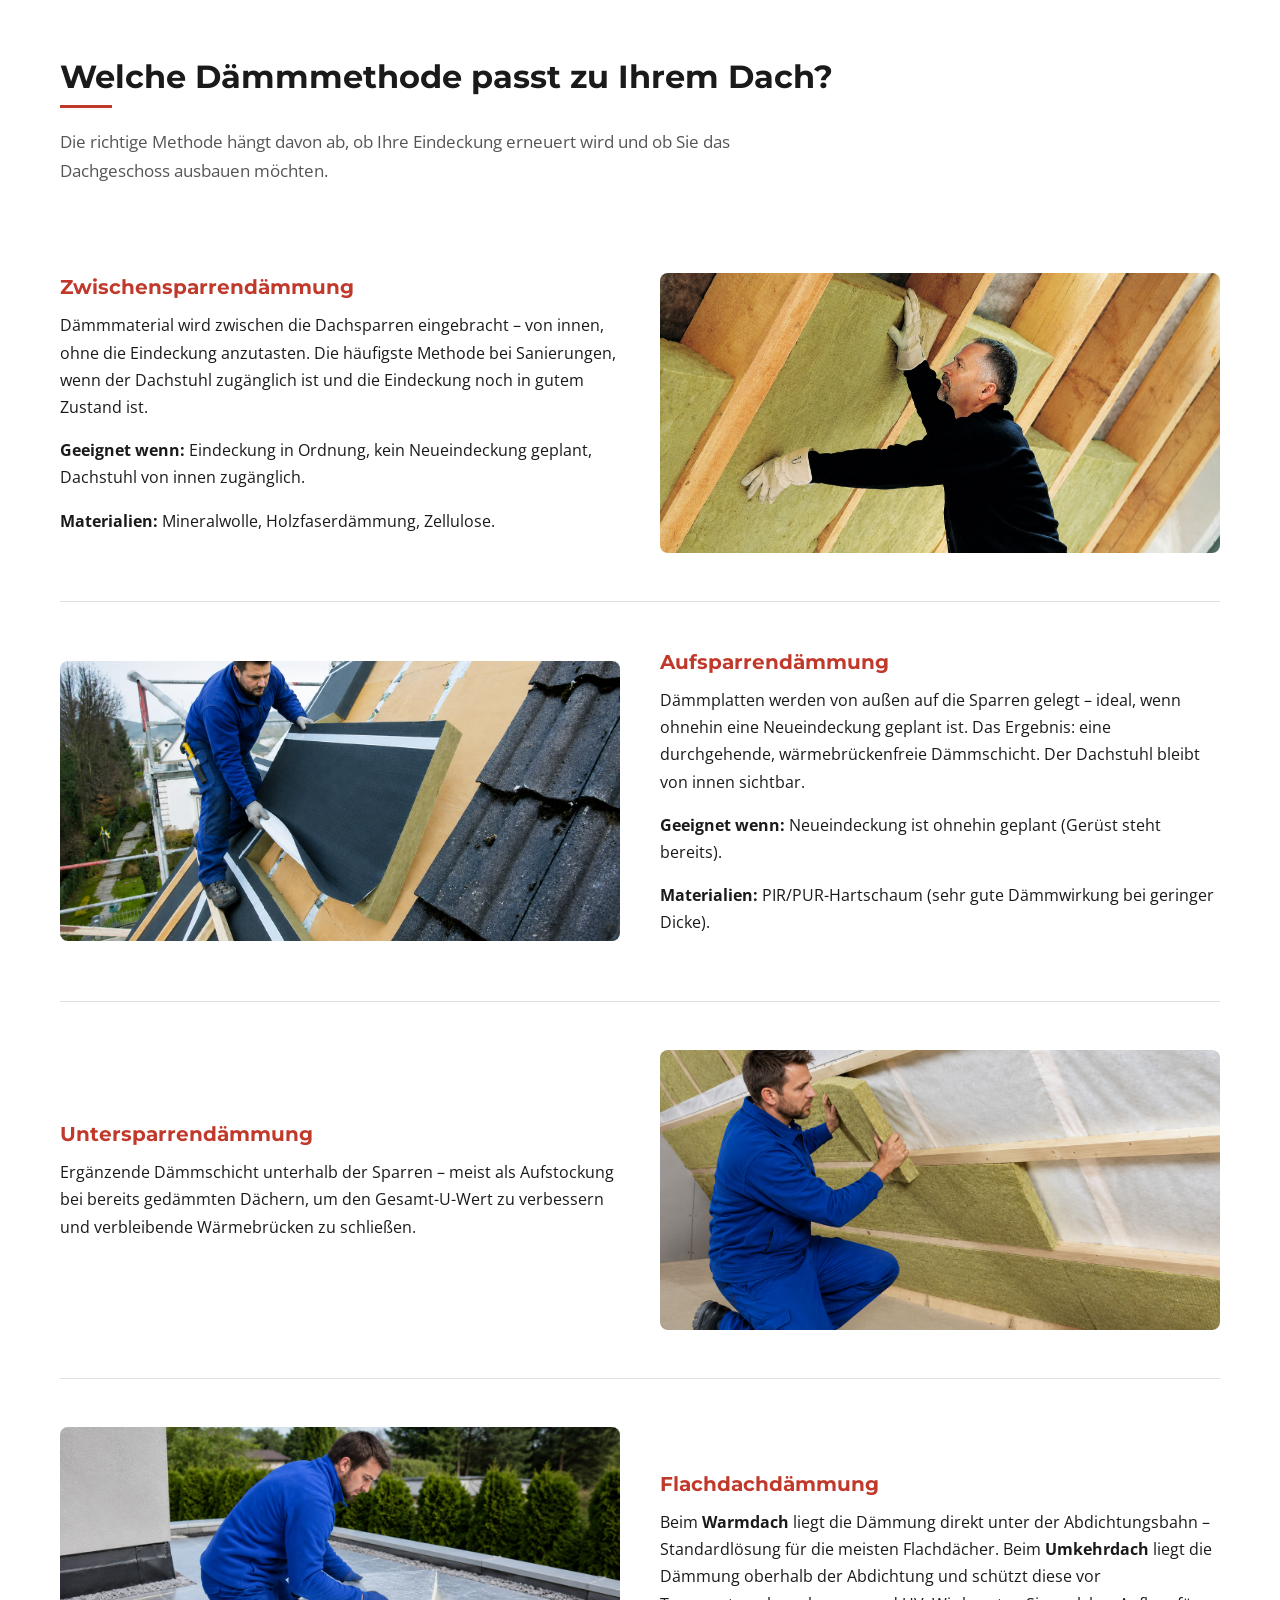
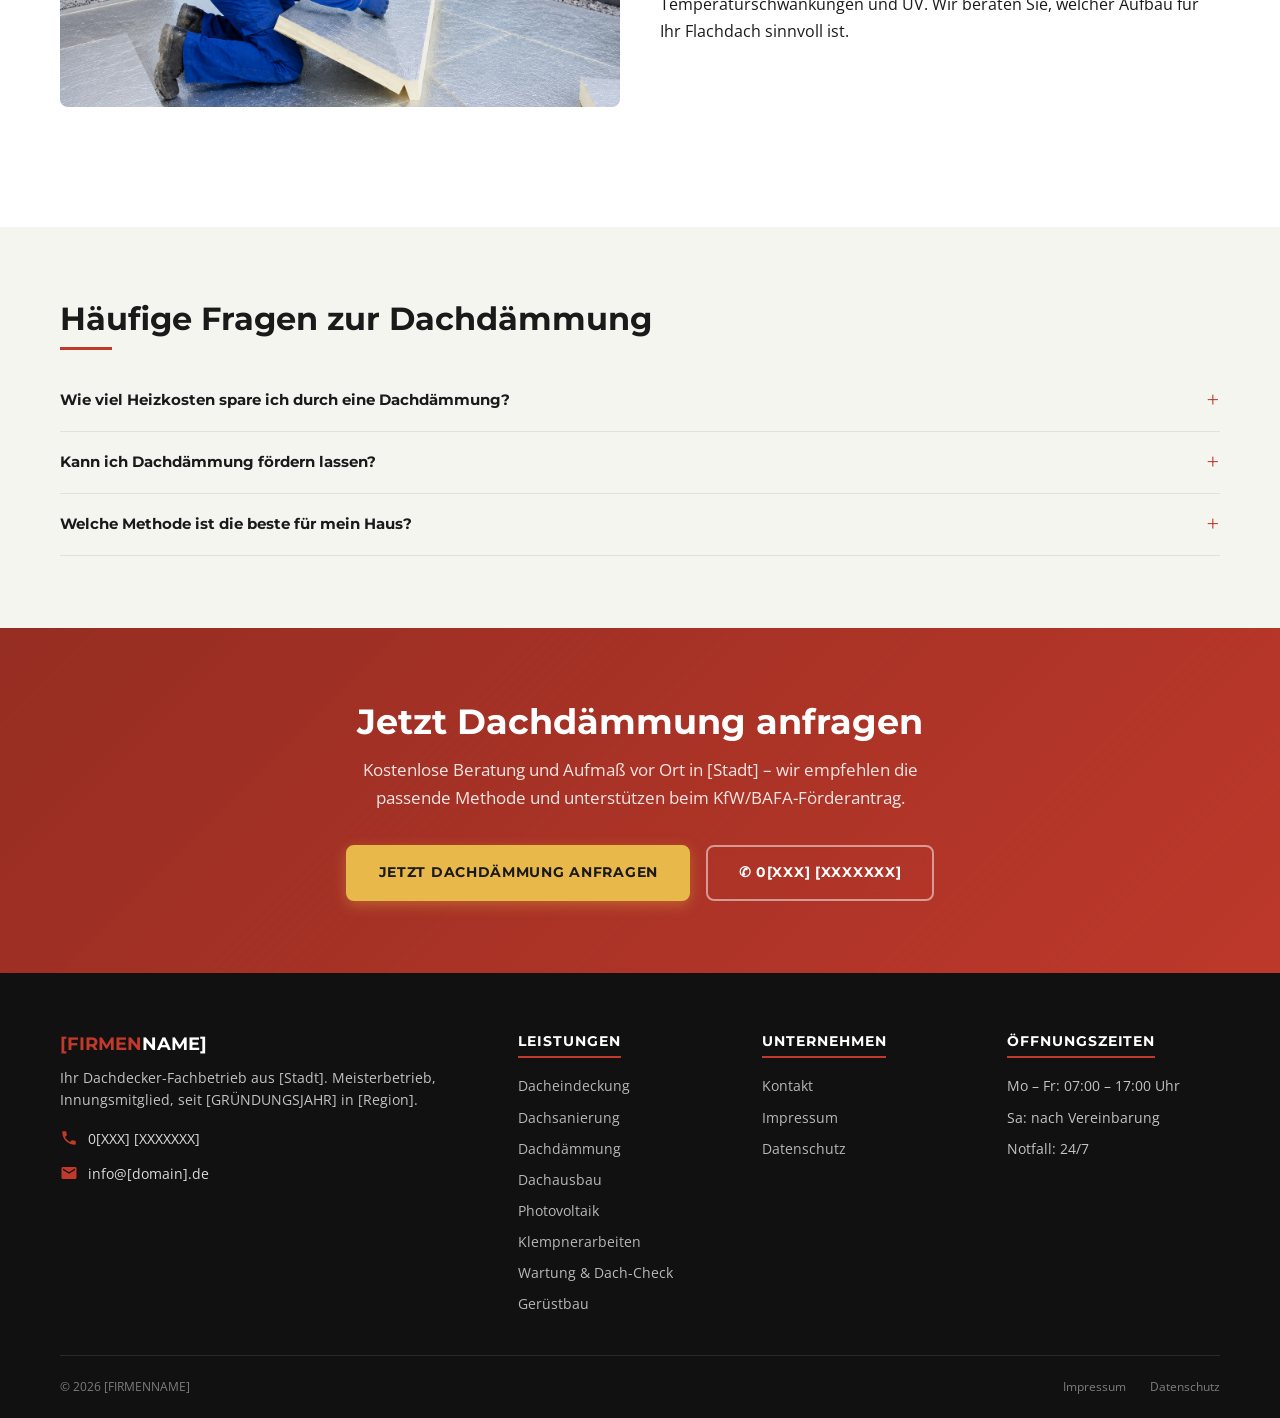
<file: leistungen/dachdaemmung.html>
<!DOCTYPE html>
<html lang="de">
<head>
  <meta charset="UTF-8">
  <meta name="viewport" content="width=device-width, initial-scale=1.0">
  <title>Dachdämmung in [Stadt] | [FIRMENNAME]</title>
  <meta name="description" content="Profi-Dachdämmung in [Stadt]: Zwischensparren, Aufsparren, Flachdach. KfW/BAFA-Förderung möglich. Jetzt Angebot anfragen.">
  <link rel="preconnect" href="https://fonts.googleapis.com">
  <link href="https://fonts.googleapis.com/css2?family=Montserrat:wght@700;800&family=Open+Sans:wght@400;600&display=swap" rel="stylesheet">
  <link rel="stylesheet" href="../css/style.css">
</head>
<body>

<header class="site-header">
  <div class="header-inner">
    <a href="../index.html" class="logo"><div class="logo-text"><span>[FIRMEN</span>NAME]<br><small style="font-size:.6em;font-weight:400;color:#666">Dachdeckermeister · [Stadt]</small></div></a>
    <button class="nav-toggle" aria-label="Navigation öffnen" aria-expanded="false"><span></span><span></span><span></span></button>
    <nav class="nav-main" aria-label="Hauptnavigation"><ul>
      <li><a href="../index.html">Startseite</a></li>
      <li class="has-dropdown"><a href="../leistungen.html" class="active">Leistungen</a>
        <ul class="dropdown">
          <li><a href="dacheindeckung.html">Dacheindeckung</a></li>
          <li><a href="dachsanierung-reparatur.html">Dachsanierung & Reparatur</a></li>
          <li><a href="dachdaemmung.html">Dachdämmung</a></li>
          <li><a href="dachausbau.html">Dachausbau</a></li>
          <li><a href="photovoltaik.html">Photovoltaik</a></li>
          <li><a href="klempnerarbeiten.html">Klempnerarbeiten</a></li>
          <li><a href="wartung-dach-check.html">Wartung & Dach-Check</a></li>
          <li><a href="geruestbau.html">Gerüstbau</a></li>
        </ul>
      </li>
      <li><a href="../kontakt.html#formular">Kontakt</a></li>
    </ul></nav>
    <div class="header-cta">
      <a href="tel:0XXXXXXXX" class="header-phone">0[XXX] [XXXXXXX]<small>Mo–Fr 7–17 Uhr</small></a>
      <a href="../kontakt.html#formular" class="btn btn-primary">Angebot anfragen</a>
    </div>
  </div>
</header>

<div class="page-hero">
  <div class="page-hero-content container">
    <h1>Dachdämmung in [Stadt]</h1>
    <p>Weniger Heizkosten, mehr Wohnkomfort – die richtige Dämmung für Ihr Dach, fachgerecht ausgeführt.</p>
  </div>
</div>


<section class="section">
  <div class="container">
    <div class="leistung-intro">
      <div>
        <h2>Bis zu 30 % Wärmeverlust über das Dach – nicht mit einer guten Dämmung</h2>
        <p>Ein ungedämmtes oder schlecht gedämmtes Dach kann 20–30 % des gesamten Wärmeverlusts
           eines Hauses verursachen. Mit einer fachgerecht ausgeführten Dachdämmung senken Sie
           Ihre Heizkosten dauerhaft – und erfüllen die Anforderungen des Gebäudeenergiegesetzes (GEG).</p>
        <p>[FIRMENNAME] berät Sie zur passenden Dämmmethode und unterstützt bei der
           KfW/BAFA-Förderantragstellung (BEG – Bundesförderung für effiziente Gebäude).</p>
        <ul>
          <li>Spürbar niedrigere Heizkosten</li>
          <li>Besserer Hitzeschutz im Sommer</li>
          <li>Wärmebrückenfreie Ausführung – keine Schimmelgefahr</li>
          <li>KfW/BAFA-Förderung bis zu 20 % möglich</li>
        </ul>
        <div style="margin-top:1.5rem;">
          <a href="../kontakt.html#formular" class="btn btn-primary">Jetzt Dachdämmung anfragen</a>
        </div>
      </div>
      <div class="leistung-img">
        <img src="../images/dachdaemmung/zwischensparrendaemmung/zwischenspaltendaemmung1.png" alt="Dachdämmung [Stadt]">
      </div>
    </div>
  </div>
</section>

<!-- Förderhinweis -->
<div style="background:#e8f5e9;border-left:4px solid #4caf50;padding:1.25rem 2rem;">
  <div class="container">
    <strong>KfW/BAFA-Förderung:</strong> Energetische Dachdämmungen werden im Rahmen des BEG-Programms
    mit bis zu 20 % Zuschuss gefördert. Wir unterstützen Sie bei der Antragstellung –
    <a href="../kontakt.html#formular" style="color:var(--color-primary);">fragen Sie uns einfach.</a>
  </div>
</div>

<section class="section section--light">
  <div class="container">
    <h2 class="section-title">Ablauf Ihrer Dachdämmung</h2>
    <div class="steps">
      <div class="step"><div class="step-num">1</div><div class="step-body"><h4>Beratung & Bestandsaufnahme</h4><p>Wir prüfen Ihren Dachstuhl, besprechen Ihre Ziele (Energieeinsparung, Wohnausbau) und empfehlen die passende Dämmmethode.</p></div></div>
      <div class="step"><div class="step-num">2</div><div class="step-body"><h4>Angebot & Förderantrag</h4><p>Detailliertes Angebot mit Materialspezifikationen; auf Wunsch unterstützen wir beim KfW/BAFA-Antrag.</p></div></div>
      <div class="step"><div class="step-num">3</div><div class="step-body"><h4>Umsetzung</h4><p>Fachgerechte Montage der Dämmung – wärmebrückenfrei, luftdicht, nach DIN 4108.</p></div></div>
      <div class="step"><div class="step-num">4</div><div class="step-body"><h4>Abnahme & Dokumentation</h4><p>Gemeinsame Abnahme und Übergabe aller Unterlagen für die Förderung.</p></div></div>
    </div>
  </div>
</section>

<section class="section">
  <div class="container">
    <h2 class="section-title">Welche Dämmmethode passt zu Ihrem Dach?</h2>
    <p class="section-sub">Die richtige Methode hängt davon ab, ob Ihre Eindeckung erneuert wird und ob Sie das Dachgeschoss ausbauen möchten.</p>

    <div class="unterleistungen">
      <div class="unterleistung">
        <div class="unterleistung-text">
          <h3>Zwischensparrendämmung</h3>
          <p>Dämmmaterial wird zwischen die Dachsparren eingebracht – von innen, ohne die Eindeckung
             anzutasten. Die häufigste Methode bei Sanierungen, wenn der Dachstuhl zugänglich ist
             und die Eindeckung noch in gutem Zustand ist.</p>
          <p><strong>Geeignet wenn:</strong> Eindeckung in Ordnung, kein Neueindeckung geplant,
             Dachstuhl von innen zugänglich.</p>
          <p><strong>Materialien:</strong> Mineralwolle, Holzfaserdämmung, Zellulose.</p>
        </div>
        <div class="unterleistung-img">
          <img src="../images/dachdaemmung/zwischensparrendaemmung/zwischenspaltendaemmung1.png" alt="Zwischensparrendämmung" loading="lazy">
        </div>
      </div>

      <div class="unterleistung">
        <div class="unterleistung-text">
          <h3>Aufsparrendämmung</h3>
          <p>Dämmplatten werden von außen auf die Sparren gelegt – ideal, wenn ohnehin eine
             Neueindeckung geplant ist. Das Ergebnis: eine durchgehende, wärmebrückenfreie
             Dämmschicht. Der Dachstuhl bleibt von innen sichtbar.</p>
          <p><strong>Geeignet wenn:</strong> Neueindeckung ist ohnehin geplant (Gerüst steht bereits).</p>
          <p><strong>Materialien:</strong> PIR/PUR-Hartschaum (sehr gute Dämmwirkung bei geringer Dicke).</p>
        </div>
        <div class="unterleistung-img">
          <img src="../images/dachdaemmung/aufsparrendaemmung/aufsparrendaemmung1.png" alt="Aufsparrendämmung" loading="lazy">
        </div>
      </div>

      <div class="unterleistung">
        <div class="unterleistung-text">
          <h3>Untersparrendämmung</h3>
          <p>Ergänzende Dämmschicht unterhalb der Sparren – meist als Aufstockung bei bereits
             gedämmten Dächern, um den Gesamt-U-Wert zu verbessern und verbleibende
             Wärmebrücken zu schließen.</p>
        </div>
        <div class="unterleistung-img">
          <img src="../images/dachdaemmung/untersparrendaemmung/untersparrendaemmung.png" alt="Untersparrendämmung" loading="lazy">
        </div>
      </div>

      <div class="unterleistung">
        <div class="unterleistung-text">
          <h3>Flachdachdämmung</h3>
          <p>Beim <strong>Warmdach</strong> liegt die Dämmung direkt unter der Abdichtungsbahn –
             Standardlösung für die meisten Flachdächer. Beim <strong>Umkehrdach</strong> liegt
             die Dämmung oberhalb der Abdichtung und schützt diese vor Temperaturschwankungen
             und UV. Wir beraten Sie, welcher Aufbau für Ihr Flachdach sinnvoll ist.</p>
        </div>
        <div class="unterleistung-img">
          <img src="../images/dachdaemmung/flachdachdaemmung/flachdachdaemmung.png" alt="Flachdachdämmung" loading="lazy">
        </div>
      </div>
    </div>
  </div>
</section>

<section class="section section--light">
  <div class="container">
    <h2 class="section-title">Häufige Fragen zur Dachdämmung</h2>
    <div class="faq-list">
      <details>
        <summary>Wie viel Heizkosten spare ich durch eine Dachdämmung?</summary>
        <p>Das hängt vom Ausgangszustand ab. Ein komplett ungedämmtes Dach kann für 20–30 % des
           gesamten Wärmeverlusts verantwortlich sein. Mit einer fachgerechten Dämmung auf
           aktuellen GEG-Standard lassen sich die Heizkosten in diesem Bereich deutlich reduzieren.
           Eine konkrete Einschätzung geben wir Ihnen nach der Besichtigung.</p>
      </details>
      <details>
        <summary>Kann ich Dachdämmung fördern lassen?</summary>
        <p>Ja. Energetische Sanierungsmaßnahmen an der Gebäudehülle – dazu zählt die Dachdämmung –
           werden über das BEG-Programm von BAFA und KfW gefördert. Voraussetzung ist u.a. die
           Einbindung eines Energieberaters. Wir helfen Ihnen bei der Organisation.</p>
      </details>
      <details>
        <summary>Welche Methode ist die beste für mein Haus?</summary>
        <p>Das hängt von Ihrem Dachzustand, geplanten Maßnahmen (Neueindeckung, Wohnausbau)
           und Budget ab. Wir empfehlen nach der Besichtigung – ohne Druck in eine bestimmte
           Richtung.</p>
      </details>
    </div>
  </div>
</section>

<div class="cta-banner">
  <div class="container">
    <h2>Jetzt Dachdämmung anfragen</h2>
    <p>Kostenlose Beratung und Aufmaß vor Ort in [Stadt] – wir empfehlen die passende Methode
       und unterstützen beim KfW/BAFA-Förderantrag.</p>
    <div class="btn-group">
      <a href="../kontakt.html#formular" class="btn btn-accent">Jetzt Dachdämmung anfragen</a>
      <a href="tel:0XXXXXXXX" class="btn btn-outline">&#9990; 0[XXX] [XXXXXXX]</a>
    </div>
  </div>
</div>

<footer class="site-footer"><div class="container">
  <div class="footer-main">
    <div>
      <div class="footer-logo-text"><span>[FIRMEN</span>NAME]</div>
      <p class="footer-desc">Ihr Dachdecker-Fachbetrieb aus [Stadt]. Meisterbetrieb, Innungsmitglied, seit [GRÜNDUNGSJAHR] in [Region].</p>
      <div class="footer-contact-item"><svg width="18" height="18" viewBox="0 0 24 24"><path d="M6.62 10.79c1.44 2.83 3.76 5.14 6.59 6.59l2.2-2.2c.27-.27.67-.36 1.02-.24 1.12.37 2.33.57 3.57.57.55 0 1 .45 1 1V20c0 .55-.45 1-1 1-9.39 0-17-7.61-17-17 0-.55.45-1 1-1h3.5c.55 0 1 .45 1 1 0 1.25.2 2.45.57 3.57.11.35.03.74-.25 1.02z"/></svg><a href="tel:0XXXXXXXX">0[XXX] [XXXXXXX]</a></div>
      <div class="footer-contact-item"><svg width="18" height="18" viewBox="0 0 24 24"><path d="M20 4H4c-1.1 0-2 .9-2 2v12c0 1.1.9 2 2 2h16c1.1 0 2-.9 2-2V6c0-1.1-.9-2-2-2zm0 4l-8 5-8-5V6l8 5 8-5v2z"/></svg><a href="mailto:info@[domain].de">info@[domain].de</a></div>
    </div>
    <div class="footer-col"><h4 data-reveal="fade-up">Leistungen</h4><ul>
      <li><a href="dacheindeckung.html">Dacheindeckung</a></li>
      <li><a href="dachsanierung-reparatur.html">Dachsanierung</a></li>
      <li><a href="dachdaemmung.html">Dachdämmung</a></li>
      <li><a href="dachausbau.html">Dachausbau</a></li>
      <li><a href="photovoltaik.html">Photovoltaik</a></li>
      <li><a href="klempnerarbeiten.html">Klempnerarbeiten</a></li>
      <li><a href="wartung-dach-check.html">Wartung & Dach-Check</a></li>
      <li><a href="geruestbau.html">Gerüstbau</a></li>
    </ul></div>
    <div class="footer-col"><h4 data-reveal="fade-up" data-delay="80">Unternehmen</h4><ul>
      <li><a href="../kontakt.html#formular">Kontakt</a></li>
      <li><a href="../impressum.html">Impressum</a></li>
      <li><a href="../datenschutz.html">Datenschutz</a></li>
    </ul></div>
    <div class="footer-col"><h4 data-reveal="fade-up" data-delay="160">Öffnungszeiten</h4><ul>
      <li>Mo – Fr: 07:00 – 17:00 Uhr</li>
      <li>Sa: nach Vereinbarung</li>
      <li>Notfall: 24/7</li>
    </ul></div>
  </div>
  <div class="footer-bottom">
    <span>© <span class="js-year">2025</span> [FIRMENNAME]</span>
    <div class="footer-bottom-links"><a href="../impressum.html">Impressum</a><a href="../datenschutz.html">Datenschutz</a></div>
  </div>
</div></footer>
<script src="../js/nav.js"></script>
<script src="../js/footer.js"></script>
<script src="../js/main.js"></script>
</body>
</html>
</file>
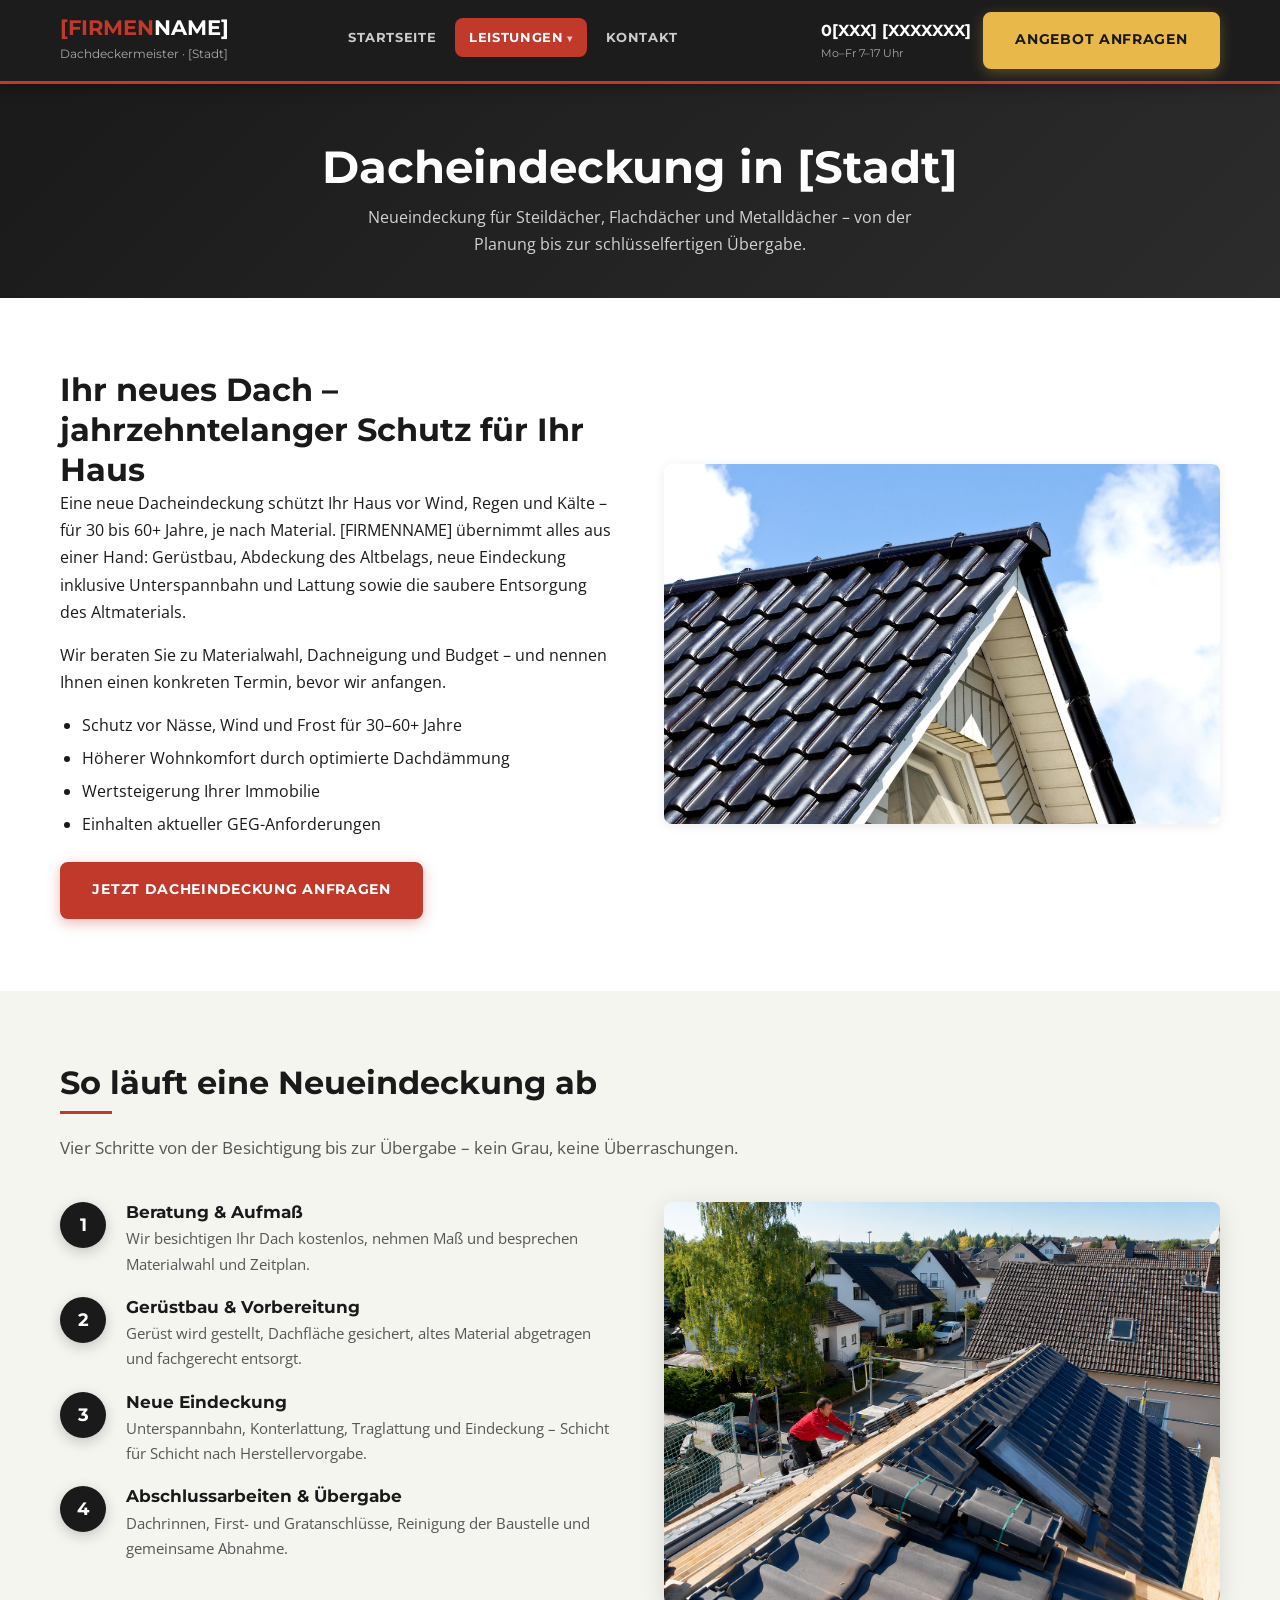
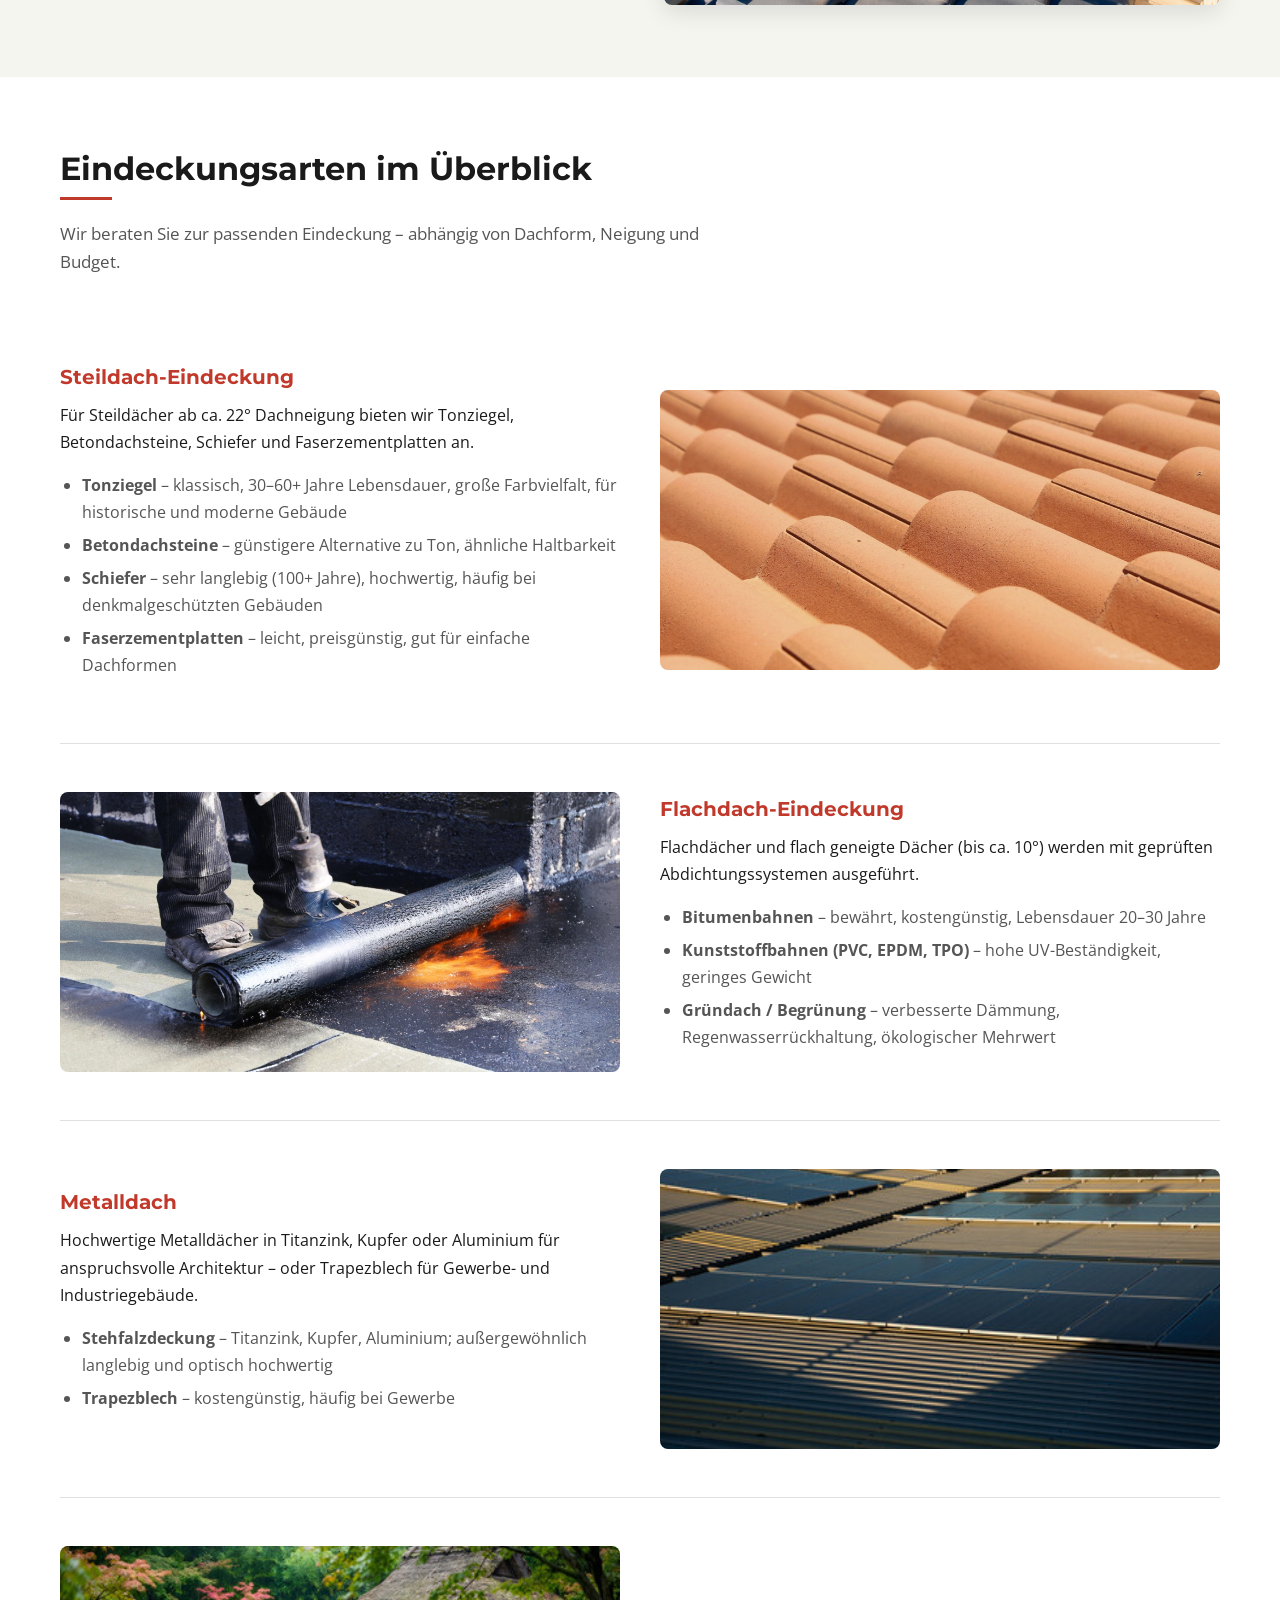
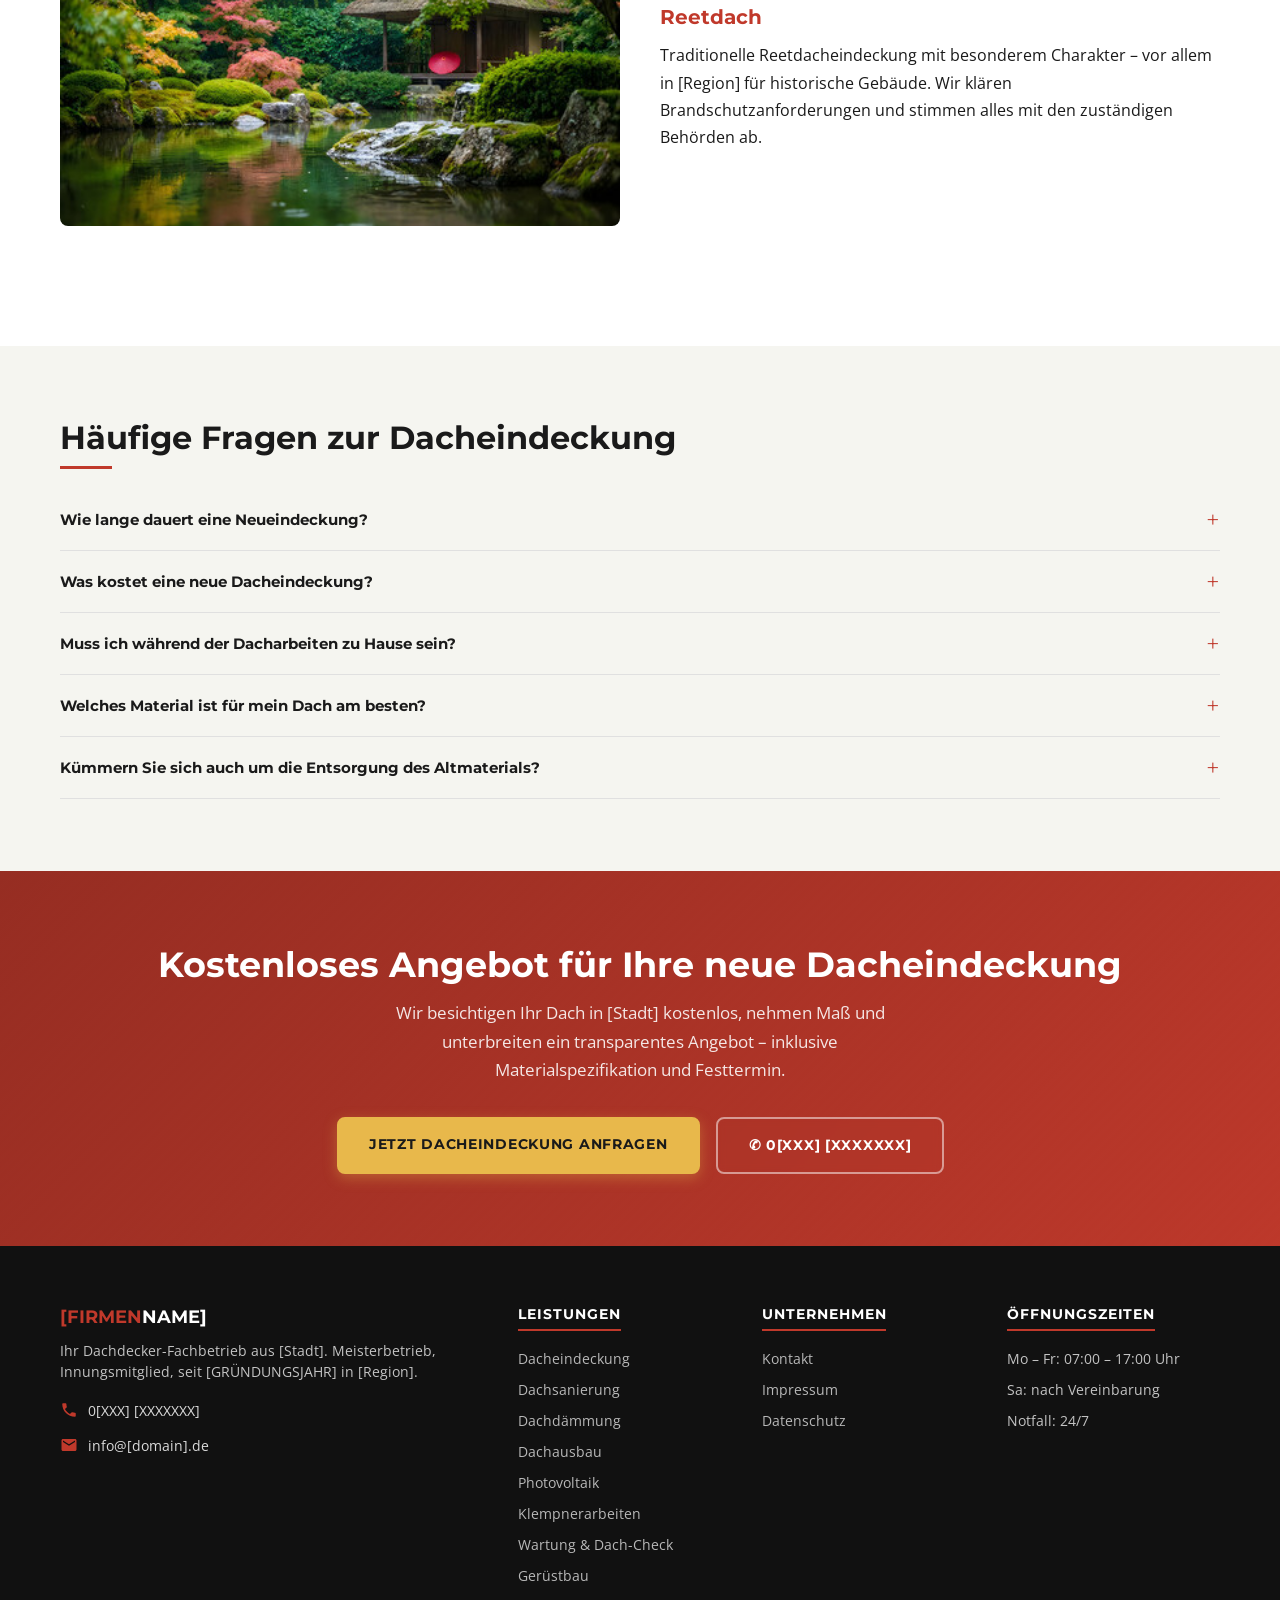
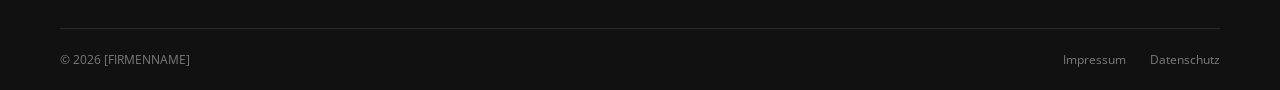
<file: leistungen/dacheindeckung.html>
<!DOCTYPE html>
<html lang="de">
<head>
  <meta charset="UTF-8">
  <meta name="viewport" content="width=device-width, initial-scale=1.0">
  <title>Dacheindeckung in [Stadt] | [FIRMENNAME]</title>
  <meta name="description" content="Professionelle Dacheindeckung in [Stadt]: Tonziegel, Schiefer, Flachdach, Metalldach. Kostenloser Beratungstermin – jetzt anfragen.">
  <link rel="preconnect" href="https://fonts.googleapis.com">
  <link href="https://fonts.googleapis.com/css2?family=Montserrat:wght@700;800&family=Open+Sans:wght@400;600&display=swap" rel="stylesheet">
  <link rel="stylesheet" href="../css/style.css">
</head>
<body>

<header class="site-header">
  <div class="header-inner">
    <a href="../index.html" class="logo">
      <div class="logo-text"><span>[FIRMEN</span>NAME]<br><small style="font-size:.6em;font-weight:400;color:#666">Dachdeckermeister · [Stadt]</small></div>
    </a>
    <button class="nav-toggle" aria-label="Navigation öffnen" aria-expanded="false"><span></span><span></span><span></span></button>
    <nav class="nav-main" aria-label="Hauptnavigation">
      <ul>
        <li><a href="../index.html">Startseite</a></li>
        <li class="has-dropdown"><a href="../leistungen.html" class="active">Leistungen</a>
          <ul class="dropdown">
            <li><a href="dacheindeckung.html">Dacheindeckung</a></li>
            <li><a href="dachsanierung-reparatur.html">Dachsanierung & Reparatur</a></li>
            <li><a href="dachdaemmung.html">Dachdämmung</a></li>
            <li><a href="dachausbau.html">Dachausbau</a></li>
            <li><a href="photovoltaik.html">Photovoltaik</a></li>
            <li><a href="klempnerarbeiten.html">Klempnerarbeiten</a></li>
            <li><a href="wartung-dach-check.html">Wartung & Dach-Check</a></li>
            <li><a href="geruestbau.html">Gerüstbau</a></li>
          </ul>
        </li>
        <li><a href="../kontakt.html#formular">Kontakt</a></li>
      </ul>
    </nav>
    <div class="header-cta">
      <a href="tel:0XXXXXXXX" class="header-phone">0[XXX] [XXXXXXX]<small>Mo–Fr 7–17 Uhr</small></a>
      <a href="../kontakt.html#formular" class="btn btn-primary">Angebot anfragen</a>
    </div>
  </div>
</header>

<div class="page-hero" style="--hero-img:url('../images/dacheindeckung/hero/dacheindeckung-hero.jpg');">
  <div class="page-hero-content container">
    <h1>Dacheindeckung in [Stadt]</h1>
    <p>Neueindeckung für Steildächer, Flachdächer und Metalldächer – von der Planung bis zur schlüsselfertigen Übergabe.</p>
  </div>
</div>


<!-- INTRO -->
<section class="section">
  <div class="container">
    <div class="leistung-intro">
      <div>
        <h2>Ihr neues Dach – jahrzehntelanger Schutz für Ihr Haus</h2>
        <p>Eine neue Dacheindeckung schützt Ihr Haus vor Wind, Regen und Kälte – für 30 bis 60+ Jahre,
           je nach Material. [FIRMENNAME] übernimmt alles aus einer Hand: Gerüstbau, Abdeckung des
           Altbelags, neue Eindeckung inklusive Unterspannbahn und Lattung sowie die saubere
           Entsorgung des Altmaterials.</p>
        <p>Wir beraten Sie zu Materialwahl, Dachneigung und Budget – und nennen Ihnen einen
           konkreten Termin, bevor wir anfangen.</p>
        <ul>
          <li>Schutz vor Nässe, Wind und Frost für 30–60+ Jahre</li>
          <li>Höherer Wohnkomfort durch optimierte Dachdämmung</li>
          <li>Wertsteigerung Ihrer Immobilie</li>
          <li>Einhalten aktueller GEG-Anforderungen</li>
        </ul>
        <div style="margin-top:1.5rem;">
          <a href="../kontakt.html#formular" class="btn btn-primary">Jetzt Dacheindeckung anfragen</a>
        </div>
      </div>
      <div class="leistung-img">
        <img src="../images/dacheindeckung/hero/dacheindeckung-hero.jpg" alt="Dacheindeckung [Stadt]">
      </div>
    </div>
  </div>
</section>

<!-- ABLAUF -->
<section class="section section--light">
  <div class="container">
    <h2 class="section-title">So läuft eine Neueindeckung ab</h2>
    <p class="section-sub">Vier Schritte von der Besichtigung bis zur Übergabe – kein Grau, keine Überraschungen.</p>
    <div class="grid-2" style="gap:3rem;align-items:start;">
      <div class="steps">
        <div class="step"><div class="step-num">1</div><div class="step-body"><h4>Beratung & Aufmaß</h4><p>Wir besichtigen Ihr Dach kostenlos, nehmen Maß und besprechen Materialwahl und Zeitplan.</p></div></div>
        <div class="step"><div class="step-num">2</div><div class="step-body"><h4>Gerüstbau & Vorbereitung</h4><p>Gerüst wird gestellt, Dachfläche gesichert, altes Material abgetragen und fachgerecht entsorgt.</p></div></div>
        <div class="step"><div class="step-num">3</div><div class="step-body"><h4>Neue Eindeckung</h4><p>Unterspannbahn, Konterlattung, Traglattung und Eindeckung – Schicht für Schicht nach Herstellervorgabe.</p></div></div>
        <div class="step"><div class="step-num">4</div><div class="step-body"><h4>Abschlussarbeiten & Übergabe</h4><p>Dachrinnen, First- und Gratanschlüsse, Reinigung der Baustelle und gemeinsame Abnahme.</p></div></div>
      </div>
      <div>
        <img src="../images/dacheindeckung/steildach-eindeckung/steildach-eindeckung2.png"
             alt="Ablauf Neueindeckung [Stadt]"
             style="border-radius:8px;box-shadow:0 6px 24px rgba(0,0,0,.12);width:100%;"
             loading="lazy">
      </div>
    </div>
  </div>
</section>

<!-- UNTERLEISTUNGEN -->
<section class="section">
  <div class="container">
    <h2 class="section-title">Eindeckungsarten im Überblick</h2>
    <p class="section-sub">Wir beraten Sie zur passenden Eindeckung – abhängig von Dachform, Neigung und Budget.</p>

    <div class="unterleistungen">

      <!-- Steildach -->
      <div class="unterleistung">
        <div class="unterleistung-text">
          <h3>Steildach-Eindeckung</h3>
          <p>Für Steildächer ab ca. 22° Dachneigung bieten wir Tonziegel, Betondachsteine, Schiefer und
             Faserzementplatten an.</p>
          <ul>
            <li><strong>Tonziegel</strong> – klassisch, 30–60+ Jahre Lebensdauer, große Farbvielfalt, für historische und moderne Gebäude</li>
            <li><strong>Betondachsteine</strong> – günstigere Alternative zu Ton, ähnliche Haltbarkeit</li>
            <li><strong>Schiefer</strong> – sehr langlebig (100+ Jahre), hochwertig, häufig bei denkmalgeschützten Gebäuden</li>
            <li><strong>Faserzementplatten</strong> – leicht, preisgünstig, gut für einfache Dachformen</li>
          </ul>
        </div>
        <div class="unterleistung-img">
          <img src="../images/dacheindeckung/steildach-eindeckung/steildach-eindeckung1.jpg" alt="Steildach Eindeckung Tonziegel" loading="lazy">
        </div>
      </div>

      <!-- Flachdach -->
      <div class="unterleistung">
        <div class="unterleistung-text">
          <h3>Flachdach-Eindeckung</h3>
          <p>Flachdächer und flach geneigte Dächer (bis ca. 10°) werden mit geprüften
             Abdichtungssystemen ausgeführt.</p>
          <ul>
            <li><strong>Bitumenbahnen</strong> – bewährt, kostengünstig, Lebensdauer 20–30 Jahre</li>
            <li><strong>Kunststoffbahnen (PVC, EPDM, TPO)</strong> – hohe UV-Beständigkeit, geringes Gewicht</li>
            <li><strong>Gründach / Begrünung</strong> – verbesserte Dämmung, Regenwasserrückhaltung, ökologischer Mehrwert</li>
          </ul>
        </div>
        <div class="unterleistung-img">
          <img src="../images/dacheindeckung/flachdach-eindeckung/bitumenbahnen.jpg" alt="Flachdach Eindeckung" loading="lazy">
        </div>
      </div>

      <!-- Metalldach -->
      <div class="unterleistung">
        <div class="unterleistung-text">
          <h3>Metalldach</h3>
          <p>Hochwertige Metalldächer in Titanzink, Kupfer oder Aluminium für anspruchsvolle
             Architektur – oder Trapezblech für Gewerbe- und Industriegebäude.</p>
          <ul>
            <li><strong>Stehfalzdeckung</strong> – Titanzink, Kupfer, Aluminium; außergewöhnlich langlebig und optisch hochwertig</li>
            <li><strong>Trapezblech</strong> – kostengünstig, häufig bei Gewerbe</li>
          </ul>
        </div>
        <div class="unterleistung-img">
          <img src="../images/dacheindeckung/flachdach-eindeckung/metalldach.jpg" alt="Metalldach Stehfalz" loading="lazy">
        </div>
      </div>

      <!-- Reetdach -->
      <div class="unterleistung">
        <div class="unterleistung-text">
          <h3>Reetdach</h3>
          <p>Traditionelle Reetdacheindeckung mit besonderem Charakter – vor allem in [Region] für
             historische Gebäude. Wir klären Brandschutzanforderungen und stimmen alles mit den
             zuständigen Behörden ab.</p>
        </div>
        <div class="unterleistung-img">
          <img src="../images/dacheindeckung/flachdach-eindeckung/reetdach.jpg" alt="Reetdach" loading="lazy">
        </div>
      </div>

    </div>
  </div>
</section>

<!-- FAQ -->
<section class="section section--light">
  <div class="container">
    <h2 class="section-title">Häufige Fragen zur Dacheindeckung</h2>
    <div class="faq-list">
      <details>
        <summary>Wie lange dauert eine Neueindeckung?</summary>
        <p>Eine typische Neueindeckung eines Einfamilienhauses dauert 3–7 Werktage, abhängig von Dachgröße,
           Material und Witterung. Den Zeitplan legen wir vor Beginn verbindlich fest.</p>
      </details>
      <details>
        <summary>Was kostet eine neue Dacheindeckung?</summary>
        <p>Der Preis hängt stark von Material, Dachfläche und Zugänglichkeit ab. Eine seriöse Schätzung
           ist nur nach Besichtigung und Aufmaß möglich – die Besichtigung ist bei uns kostenlos.</p>
      </details>
      <details>
        <summary>Muss ich während der Dacharbeiten zu Hause sein?</summary>
        <p>Nein. Zur Abnahme am Ende der Arbeiten sollten Sie anwesend sein. Während der Ausführung
           brauchen wir keinen Zugang zu Ihren Wohnräumen.</p>
      </details>
      <details>
        <summary>Welches Material ist für mein Dach am besten?</summary>
        <p>Das hängt von Dachneigung, Dachform, Gebäudetyp und Budget ab. Wir beraten Sie konkret
           bei der Besichtigung – ohne Druck in Richtung eines bestimmten Materials.</p>
      </details>
      <details>
        <summary>Kümmern Sie sich auch um die Entsorgung des Altmaterials?</summary>
        <p>Ja. Abbruchmaterial und alte Eindeckung werden fachgerecht entsorgt – das ist im Angebot
           enthalten und wird nicht nachberechnet.</p>
      </details>
    </div>
  </div>
</section>

<!-- CTA -->
<div class="cta-banner">
  <div class="container">
    <h2>Kostenloses Angebot für Ihre neue Dacheindeckung</h2>
    <p>Wir besichtigen Ihr Dach in [Stadt] kostenlos, nehmen Maß und unterbreiten ein transparentes Angebot –
       inklusive Materialspezifikation und Festtermin.</p>
    <div class="btn-group">
      <a href="../kontakt.html#formular" class="btn btn-accent">Jetzt Dacheindeckung anfragen</a>
      <a href="tel:0XXXXXXXX" class="btn btn-outline">&#9990; 0[XXX] [XXXXXXX]</a>
    </div>
  </div>
</div>

<footer class="site-footer">
  <div class="container">
    <div class="footer-main">
      <div>
        <div class="footer-logo-text"><span>[FIRMEN</span>NAME]</div>
        <p class="footer-desc">Ihr Dachdecker-Fachbetrieb aus [Stadt]. Meisterbetrieb, Innungsmitglied, seit [GRÜNDUNGSJAHR] in [Region].</p>
        <div class="footer-contact-item"><svg width="18" height="18" viewBox="0 0 24 24"><path d="M6.62 10.79c1.44 2.83 3.76 5.14 6.59 6.59l2.2-2.2c.27-.27.67-.36 1.02-.24 1.12.37 2.33.57 3.57.57.55 0 1 .45 1 1V20c0 .55-.45 1-1 1-9.39 0-17-7.61-17-17 0-.55.45-1 1-1h3.5c.55 0 1 .45 1 1 0 1.25.2 2.45.57 3.57.11.35.03.74-.25 1.02z"/></svg><a href="tel:0XXXXXXXX">0[XXX] [XXXXXXX]</a></div>
        <div class="footer-contact-item"><svg width="18" height="18" viewBox="0 0 24 24"><path d="M20 4H4c-1.1 0-2 .9-2 2v12c0 1.1.9 2 2 2h16c1.1 0 2-.9 2-2V6c0-1.1-.9-2-2-2zm0 4l-8 5-8-5V6l8 5 8-5v2z"/></svg><a href="mailto:info@[domain].de">info@[domain].de</a></div>
      </div>
      <div class="footer-col"><h4 data-reveal="fade-up">Leistungen</h4><ul>
        <li><a href="dacheindeckung.html">Dacheindeckung</a></li>
        <li><a href="dachsanierung-reparatur.html">Dachsanierung</a></li>
        <li><a href="dachdaemmung.html">Dachdämmung</a></li>
        <li><a href="dachausbau.html">Dachausbau</a></li>
        <li><a href="photovoltaik.html">Photovoltaik</a></li>
        <li><a href="klempnerarbeiten.html">Klempnerarbeiten</a></li>
        <li><a href="wartung-dach-check.html">Wartung & Dach-Check</a></li>
        <li><a href="geruestbau.html">Gerüstbau</a></li>
      </ul></div>
      <div class="footer-col"><h4 data-reveal="fade-up" data-delay="80">Unternehmen</h4><ul>
        <li><a href="../kontakt.html#formular">Kontakt</a></li>
        <li><a href="../impressum.html">Impressum</a></li>
        <li><a href="../datenschutz.html">Datenschutz</a></li>
      </ul></div>
      <div class="footer-col"><h4 data-reveal="fade-up" data-delay="160">Öffnungszeiten</h4><ul>
        <li>Mo – Fr: 07:00 – 17:00 Uhr</li>
        <li>Sa: nach Vereinbarung</li>
        <li>Notfall: 24/7</li>
      </ul></div>
    </div>
    <div class="footer-bottom">
      <span>© <span class="js-year">2025</span> [FIRMENNAME]</span>
      <div class="footer-bottom-links"><a href="../impressum.html">Impressum</a><a href="../datenschutz.html">Datenschutz</a></div>
    </div>
  </div>
</footer>
<script src="../js/nav.js"></script>
<script src="../js/footer.js"></script>
<script src="../js/main.js"></script>
</body>
</html>
</file>
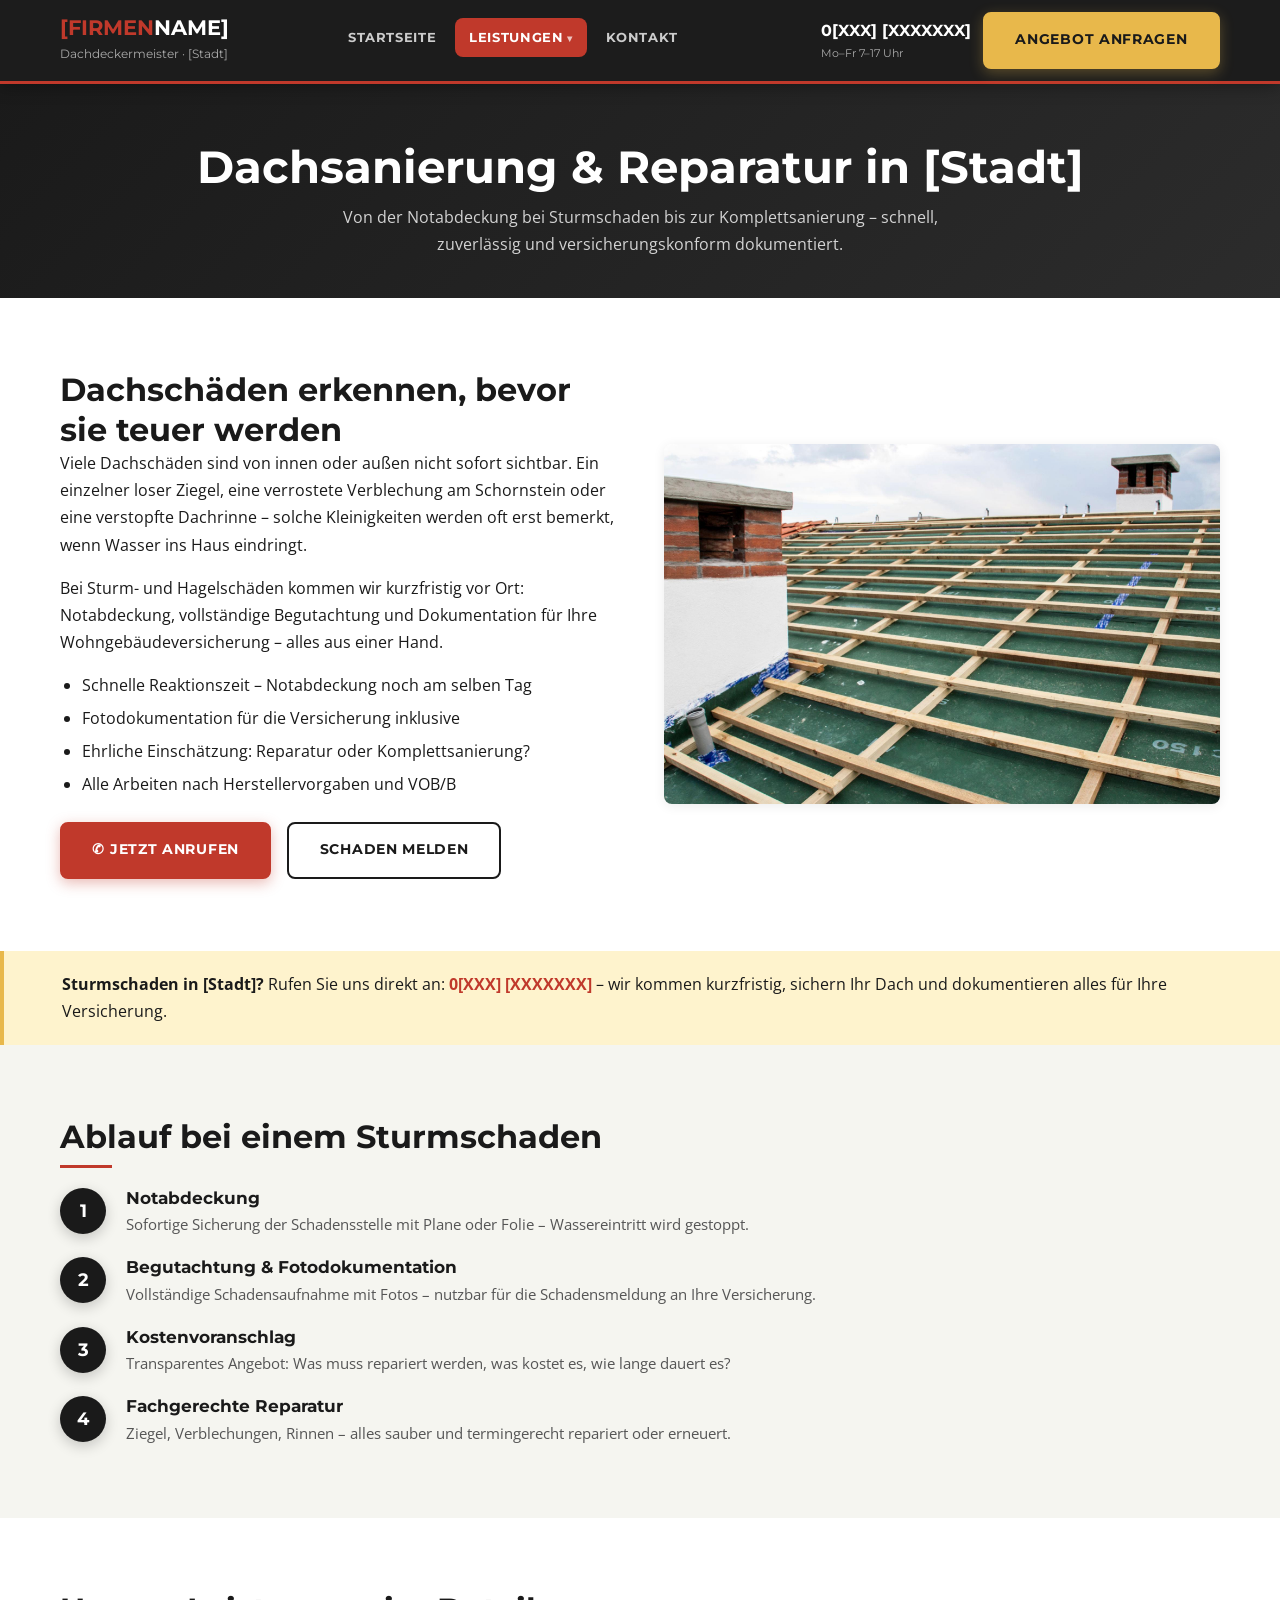
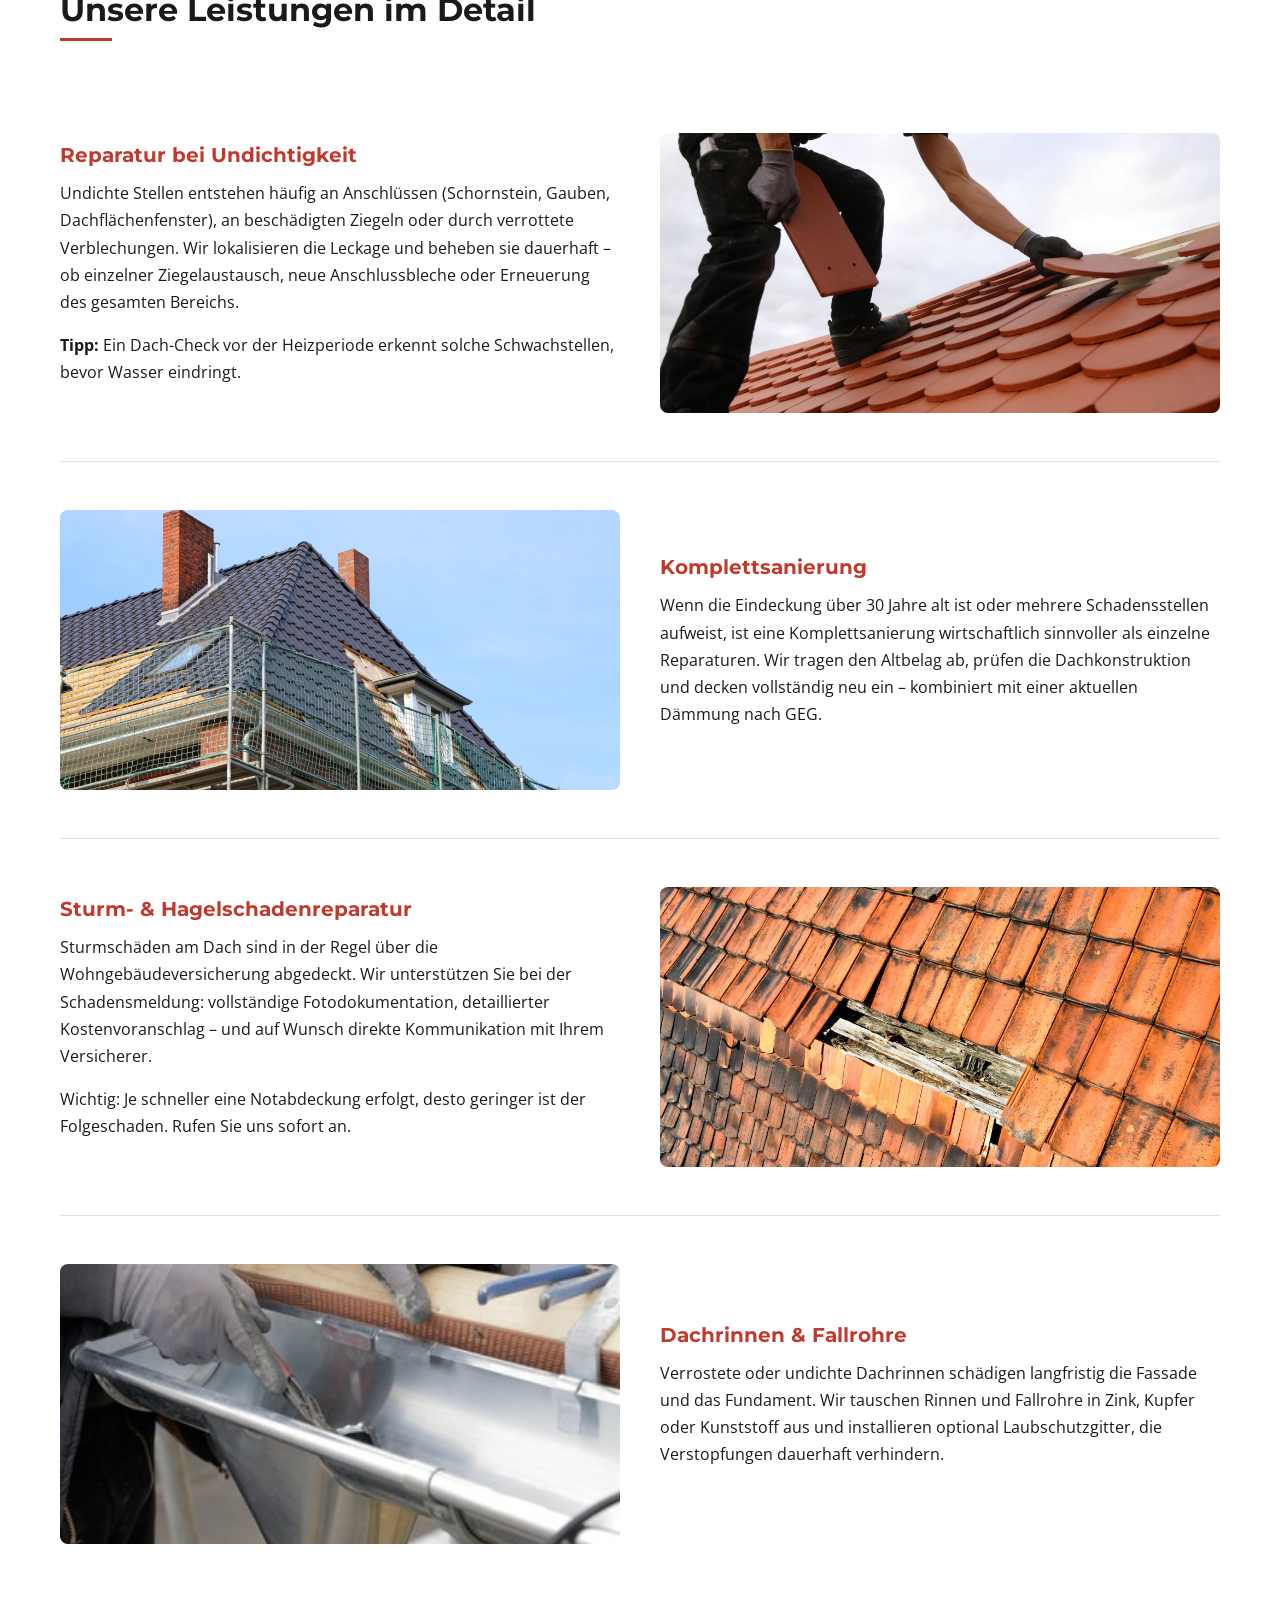
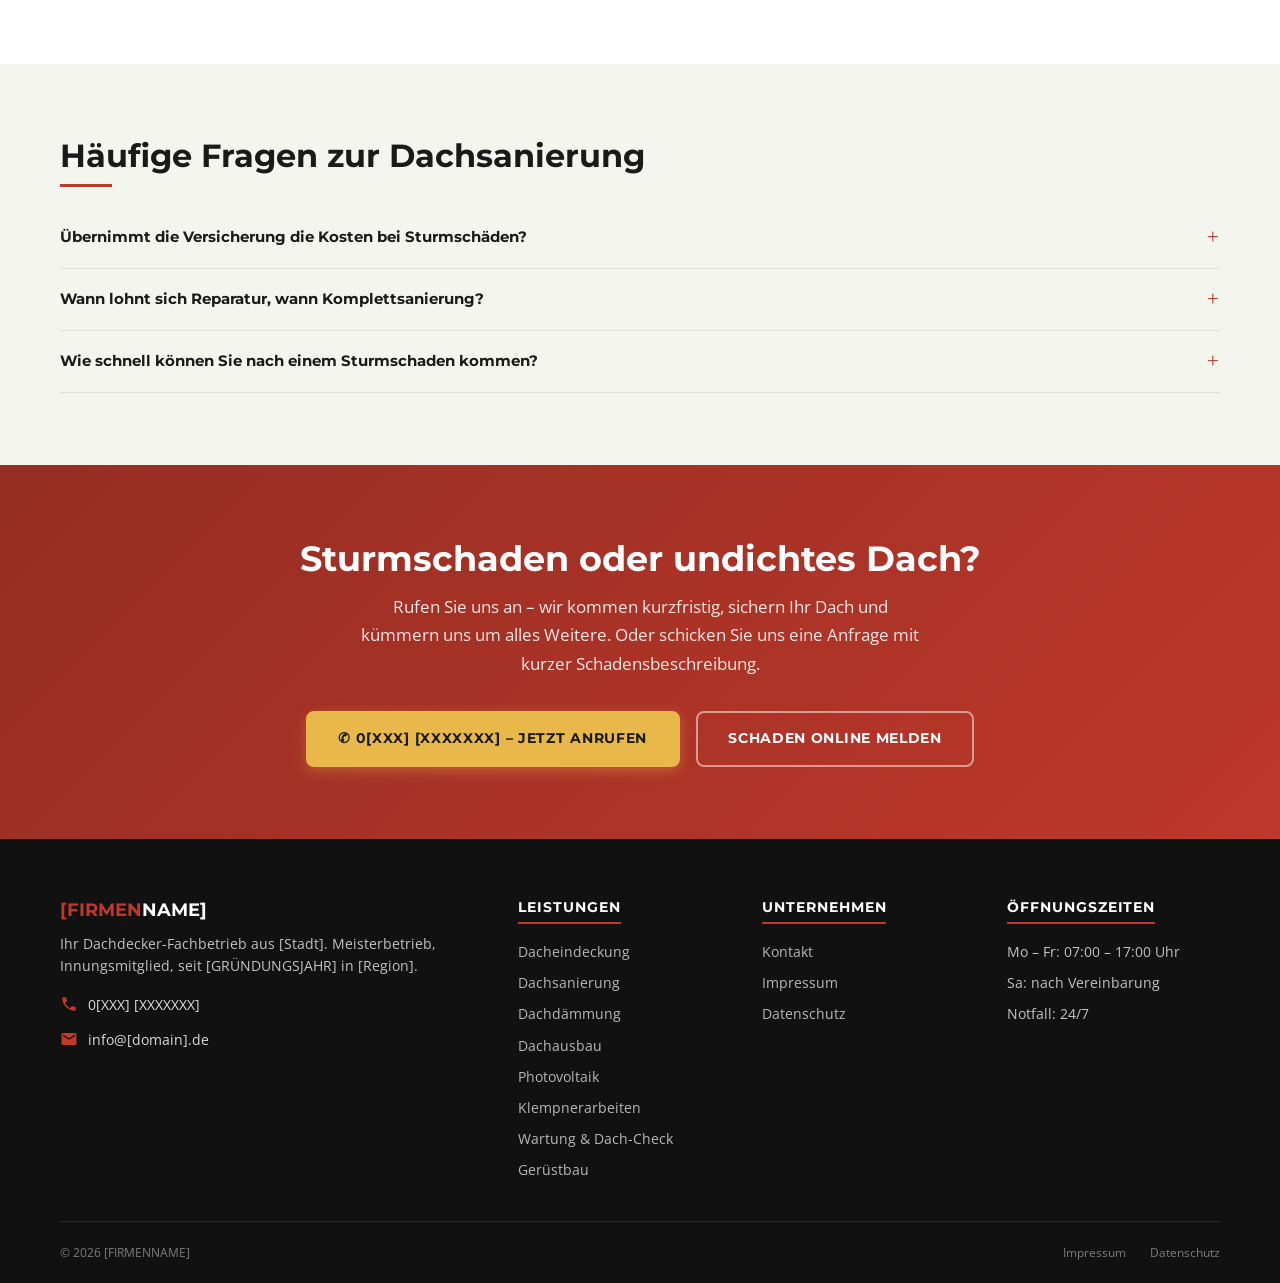
<file: leistungen/dachsanierung-reparatur.html>
<!DOCTYPE html>
<html lang="de">
<head>
  <meta charset="UTF-8">
  <meta name="viewport" content="width=device-width, initial-scale=1.0">
  <title>Dachsanierung & Reparatur in [Stadt] | [FIRMENNAME]</title>
  <meta name="description" content="Sturmschaden, undichtes Dach oder Komplettsanierung? [FIRMENNAME] aus [Stadt] repariert schnell und dokumentiert für die Versicherung.">
  <link rel="preconnect" href="https://fonts.googleapis.com">
  <link href="https://fonts.googleapis.com/css2?family=Montserrat:wght@700;800&family=Open+Sans:wght@400;600&display=swap" rel="stylesheet">
  <link rel="stylesheet" href="../css/style.css">
</head>
<body>

<header class="site-header">
  <div class="header-inner">
    <a href="../index.html" class="logo"><div class="logo-text"><span>[FIRMEN</span>NAME]<br><small style="font-size:.6em;font-weight:400;color:#666">Dachdeckermeister · [Stadt]</small></div></a>
    <button class="nav-toggle" aria-label="Navigation öffnen" aria-expanded="false"><span></span><span></span><span></span></button>
    <nav class="nav-main" aria-label="Hauptnavigation"><ul>
      <li><a href="../index.html">Startseite</a></li>
      <li class="has-dropdown"><a href="../leistungen.html" class="active">Leistungen</a>
        <ul class="dropdown">
          <li><a href="dacheindeckung.html">Dacheindeckung</a></li>
          <li><a href="dachsanierung-reparatur.html">Dachsanierung & Reparatur</a></li>
          <li><a href="dachdaemmung.html">Dachdämmung</a></li>
          <li><a href="dachausbau.html">Dachausbau</a></li>
          <li><a href="photovoltaik.html">Photovoltaik</a></li>
          <li><a href="klempnerarbeiten.html">Klempnerarbeiten</a></li>
          <li><a href="wartung-dach-check.html">Wartung & Dach-Check</a></li>
          <li><a href="geruestbau.html">Gerüstbau</a></li>
        </ul>
      </li>
      <li><a href="../kontakt.html#formular">Kontakt</a></li>
    </ul></nav>
    <div class="header-cta">
      <a href="tel:0XXXXXXXX" class="header-phone">0[XXX] [XXXXXXX]<small>Mo–Fr 7–17 Uhr</small></a>
      <a href="../kontakt.html#formular" class="btn btn-primary">Angebot anfragen</a>
    </div>
  </div>
</header>

<div class="page-hero">
  <div class="page-hero-content container">
    <h1>Dachsanierung & Reparatur in [Stadt]</h1>
    <p>Von der Notabdeckung bei Sturmschaden bis zur Komplettsanierung – schnell, zuverlässig und versicherungskonform dokumentiert.</p>
  </div>
</div>


<section class="section">
  <div class="container">
    <div class="leistung-intro">
      <div>
        <h2>Dachschäden erkennen, bevor sie teuer werden</h2>
        <p>Viele Dachschäden sind von innen oder außen nicht sofort sichtbar. Ein einzelner loser Ziegel,
           eine verrostete Verblechung am Schornstein oder eine verstopfte Dachrinne – solche Kleinigkeiten
           werden oft erst bemerkt, wenn Wasser ins Haus eindringt.</p>
        <p>Bei Sturm- und Hagelschäden kommen wir kurzfristig vor Ort: Notabdeckung, vollständige
           Begutachtung und Dokumentation für Ihre Wohngebäudeversicherung – alles aus einer Hand.</p>
        <ul>
          <li>Schnelle Reaktionszeit – Notabdeckung noch am selben Tag</li>
          <li>Fotodokumentation für die Versicherung inklusive</li>
          <li>Ehrliche Einschätzung: Reparatur oder Komplettsanierung?</li>
          <li>Alle Arbeiten nach Herstellervorgaben und VOB/B</li>
        </ul>
        <div style="margin-top:1.5rem;">
          <a href="tel:0XXXXXXXX" class="btn btn-primary" style="margin-right:.75rem;">&#9990; Jetzt anrufen</a>
          <a href="../kontakt.html#formular" class="btn btn-outline" style="color:var(--color-dark);border-color:var(--color-dark);">Schaden melden</a>
        </div>
      </div>
      <div class="leistung-img">
        <img src="../images/dachsanierung_und_reparatur/teilsanierung/teilsanierung1.jpg" alt="Dachsanierung [Stadt]">
      </div>
    </div>
  </div>
</section>

<!-- Sturmschaden-Hinweis -->
<div style="background:#FEF3CD;border-left:4px solid #E8B84B;padding:1.25rem 2rem;margin:0;">
  <div class="container">
    <strong>Sturmschaden in [Stadt]?</strong> Rufen Sie uns direkt an: <a href="tel:0XXXXXXXX" style="color:var(--color-primary);font-weight:700;">0[XXX] [XXXXXXX]</a>
    – wir kommen kurzfristig, sichern Ihr Dach und dokumentieren alles für Ihre Versicherung.
  </div>
</div>

<section class="section section--light">
  <div class="container">
    <h2 class="section-title">Ablauf bei einem Sturmschaden</h2>
    <div class="steps">
      <div class="step"><div class="step-num">1</div><div class="step-body"><h4>Notabdeckung</h4><p>Sofortige Sicherung der Schadensstelle mit Plane oder Folie – Wassereintritt wird gestoppt.</p></div></div>
      <div class="step"><div class="step-num">2</div><div class="step-body"><h4>Begutachtung & Fotodokumentation</h4><p>Vollständige Schadensaufnahme mit Fotos – nutzbar für die Schadensmeldung an Ihre Versicherung.</p></div></div>
      <div class="step"><div class="step-num">3</div><div class="step-body"><h4>Kostenvoranschlag</h4><p>Transparentes Angebot: Was muss repariert werden, was kostet es, wie lange dauert es?</p></div></div>
      <div class="step"><div class="step-num">4</div><div class="step-body"><h4>Fachgerechte Reparatur</h4><p>Ziegel, Verblechungen, Rinnen – alles sauber und termingerecht repariert oder erneuert.</p></div></div>
    </div>
  </div>
</section>

<section class="section">
  <div class="container">
    <h2 class="section-title">Unsere Leistungen im Detail</h2>

    <div class="unterleistungen">
      <div class="unterleistung">
        <div class="unterleistung-text">
          <h3>Reparatur bei Undichtigkeit</h3>
          <p>Undichte Stellen entstehen häufig an Anschlüssen (Schornstein, Gauben, Dachflächenfenster),
             an beschädigten Ziegeln oder durch verrottete Verblechungen. Wir lokalisieren die Leckage
             und beheben sie dauerhaft – ob einzelner Ziegelaustausch, neue Anschlussbleche oder
             Erneuerung des gesamten Bereichs.</p>
          <p><strong>Tipp:</strong> Ein Dach-Check vor der Heizperiode erkennt solche Schwachstellen,
             bevor Wasser eindringt.</p>
        </div>
        <div class="unterleistung-img">
          <img src="../images/dachsanierung_und_reparatur/teilsanierung/teilsanierung2.jpg" alt="Dachreparatur Undichtigkeit" loading="lazy">
        </div>
      </div>

      <div class="unterleistung">
        <div class="unterleistung-text">
          <h3>Komplettsanierung</h3>
          <p>Wenn die Eindeckung über 30 Jahre alt ist oder mehrere Schadensstellen aufweist, ist eine
             Komplettsanierung wirtschaftlich sinnvoller als einzelne Reparaturen. Wir tragen den Altbelag ab,
             prüfen die Dachkonstruktion und decken vollständig neu ein – kombiniert mit einer aktuellen
             Dämmung nach GEG.</p>
        </div>
        <div class="unterleistung-img">
          <img src="../images/dachsanierung_und_reparatur/teilsanierung/komplettsanierung.jpg" alt="Komplettsanierung Dach" loading="lazy">
        </div>
      </div>

      <div class="unterleistung">
        <div class="unterleistung-text">
          <h3>Sturm- & Hagelschadenreparatur</h3>
          <p>Sturmschäden am Dach sind in der Regel über die Wohngebäudeversicherung abgedeckt.
             Wir unterstützen Sie bei der Schadensmeldung: vollständige Fotodokumentation,
             detaillierter Kostenvoranschlag – und auf Wunsch direkte Kommunikation mit Ihrem Versicherer.</p>
          <p>Wichtig: Je schneller eine Notabdeckung erfolgt, desto geringer ist der Folgeschaden.
             Rufen Sie uns sofort an.</p>
        </div>
        <div class="unterleistung-img">
          <img src="../images/dachsanierung_und_reparatur/teilsanierung/sturm-hagelschadenreparatur.jpg" alt="Sturmschadenreparatur" loading="lazy">
        </div>
      </div>

      <div class="unterleistung">
        <div class="unterleistung-text">
          <h3>Dachrinnen & Fallrohre</h3>
          <p>Verrostete oder undichte Dachrinnen schädigen langfristig die Fassade und das Fundament.
             Wir tauschen Rinnen und Fallrohre in Zink, Kupfer oder Kunststoff aus und installieren
             optional Laubschutzgitter, die Verstopfungen dauerhaft verhindern.</p>
        </div>
        <div class="unterleistung-img">
          <img src="../images/dachsanierung_und_reparatur/sanierung_von_dachrinnen_und_fallrohren/dachrinnenrepatur.jpg" alt="Dachrinnen Reparatur" loading="lazy">
        </div>
      </div>
    </div>
  </div>
</section>

<section class="section section--light">
  <div class="container">
    <h2 class="section-title">Häufige Fragen zur Dachsanierung</h2>
    <div class="faq-list">
      <details>
        <summary>Übernimmt die Versicherung die Kosten bei Sturmschäden?</summary>
        <p>Sturmschäden sind in der Regel über die Wohngebäudeversicherung abgedeckt, wenn der Wind
           Windstärke 8 (62 km/h) erreicht hat. Wir helfen Ihnen bei der Dokumentation und dem
           Kostenvoranschlag für die Versicherung.</p>
      </details>
      <details>
        <summary>Wann lohnt sich Reparatur, wann Komplettsanierung?</summary>
        <p>Als grobe Faustregel: Ist die Eindeckung unter 20 Jahre alt und der Schaden lokal begrenzt,
           lohnt sich die Reparatur. Ist das Dach älter als 30 Jahre oder sind viele Stellen betroffen,
           ist eine Komplettsanierung langfristig wirtschaftlicher. Wir beraten Sie ehrlich.</p>
      </details>
      <details>
        <summary>Wie schnell können Sie nach einem Sturmschaden kommen?</summary>
        <p>Bei akuten Sturmschäden reagieren wir in der Regel innerhalb von 24–48 Stunden.
           Rufen Sie uns direkt an – je nach Lage kommen wir noch am selben Tag zur Notabdeckung.</p>
      </details>
    </div>
  </div>
</section>

<div class="cta-banner">
  <div class="container">
    <h2>Sturmschaden oder undichtes Dach?</h2>
    <p>Rufen Sie uns an – wir kommen kurzfristig, sichern Ihr Dach und kümmern uns um alles Weitere.
       Oder schicken Sie uns eine Anfrage mit kurzer Schadensbeschreibung.</p>
    <div class="btn-group">
      <a href="tel:0XXXXXXXX" class="btn btn-accent">&#9990; 0[XXX] [XXXXXXX] – Jetzt anrufen</a>
      <a href="../kontakt.html#formular" class="btn btn-outline">Schaden online melden</a>
    </div>
  </div>
</div>

<footer class="site-footer"><div class="container">
  <div class="footer-main">
    <div>
      <div class="footer-logo-text"><span>[FIRMEN</span>NAME]</div>
      <p class="footer-desc">Ihr Dachdecker-Fachbetrieb aus [Stadt]. Meisterbetrieb, Innungsmitglied, seit [GRÜNDUNGSJAHR] in [Region].</p>
      <div class="footer-contact-item"><svg width="18" height="18" viewBox="0 0 24 24"><path d="M6.62 10.79c1.44 2.83 3.76 5.14 6.59 6.59l2.2-2.2c.27-.27.67-.36 1.02-.24 1.12.37 2.33.57 3.57.57.55 0 1 .45 1 1V20c0 .55-.45 1-1 1-9.39 0-17-7.61-17-17 0-.55.45-1 1-1h3.5c.55 0 1 .45 1 1 0 1.25.2 2.45.57 3.57.11.35.03.74-.25 1.02z"/></svg><a href="tel:0XXXXXXXX">0[XXX] [XXXXXXX]</a></div>
      <div class="footer-contact-item"><svg width="18" height="18" viewBox="0 0 24 24"><path d="M20 4H4c-1.1 0-2 .9-2 2v12c0 1.1.9 2 2 2h16c1.1 0 2-.9 2-2V6c0-1.1-.9-2-2-2zm0 4l-8 5-8-5V6l8 5 8-5v2z"/></svg><a href="mailto:info@[domain].de">info@[domain].de</a></div>
    </div>
    <div class="footer-col"><h4 data-reveal="fade-up">Leistungen</h4><ul>
      <li><a href="dacheindeckung.html">Dacheindeckung</a></li>
      <li><a href="dachsanierung-reparatur.html">Dachsanierung</a></li>
      <li><a href="dachdaemmung.html">Dachdämmung</a></li>
      <li><a href="dachausbau.html">Dachausbau</a></li>
      <li><a href="photovoltaik.html">Photovoltaik</a></li>
      <li><a href="klempnerarbeiten.html">Klempnerarbeiten</a></li>
      <li><a href="wartung-dach-check.html">Wartung & Dach-Check</a></li>
      <li><a href="geruestbau.html">Gerüstbau</a></li>
    </ul></div>
    <div class="footer-col"><h4 data-reveal="fade-up" data-delay="80">Unternehmen</h4><ul>
      <li><a href="../kontakt.html#formular">Kontakt</a></li>
      <li><a href="../impressum.html">Impressum</a></li>
      <li><a href="../datenschutz.html">Datenschutz</a></li>
    </ul></div>
    <div class="footer-col"><h4 data-reveal="fade-up" data-delay="160">Öffnungszeiten</h4><ul>
      <li>Mo – Fr: 07:00 – 17:00 Uhr</li>
      <li>Sa: nach Vereinbarung</li>
      <li>Notfall: 24/7</li>
    </ul></div>
  </div>
  <div class="footer-bottom">
    <span>© <span class="js-year">2025</span> [FIRMENNAME]</span>
    <div class="footer-bottom-links"><a href="../impressum.html">Impressum</a><a href="../datenschutz.html">Datenschutz</a></div>
  </div>
</div></footer>
<script src="../js/nav.js"></script>
<script src="../js/footer.js"></script>
<script src="../js/main.js"></script>
</body>
</html>
</file>
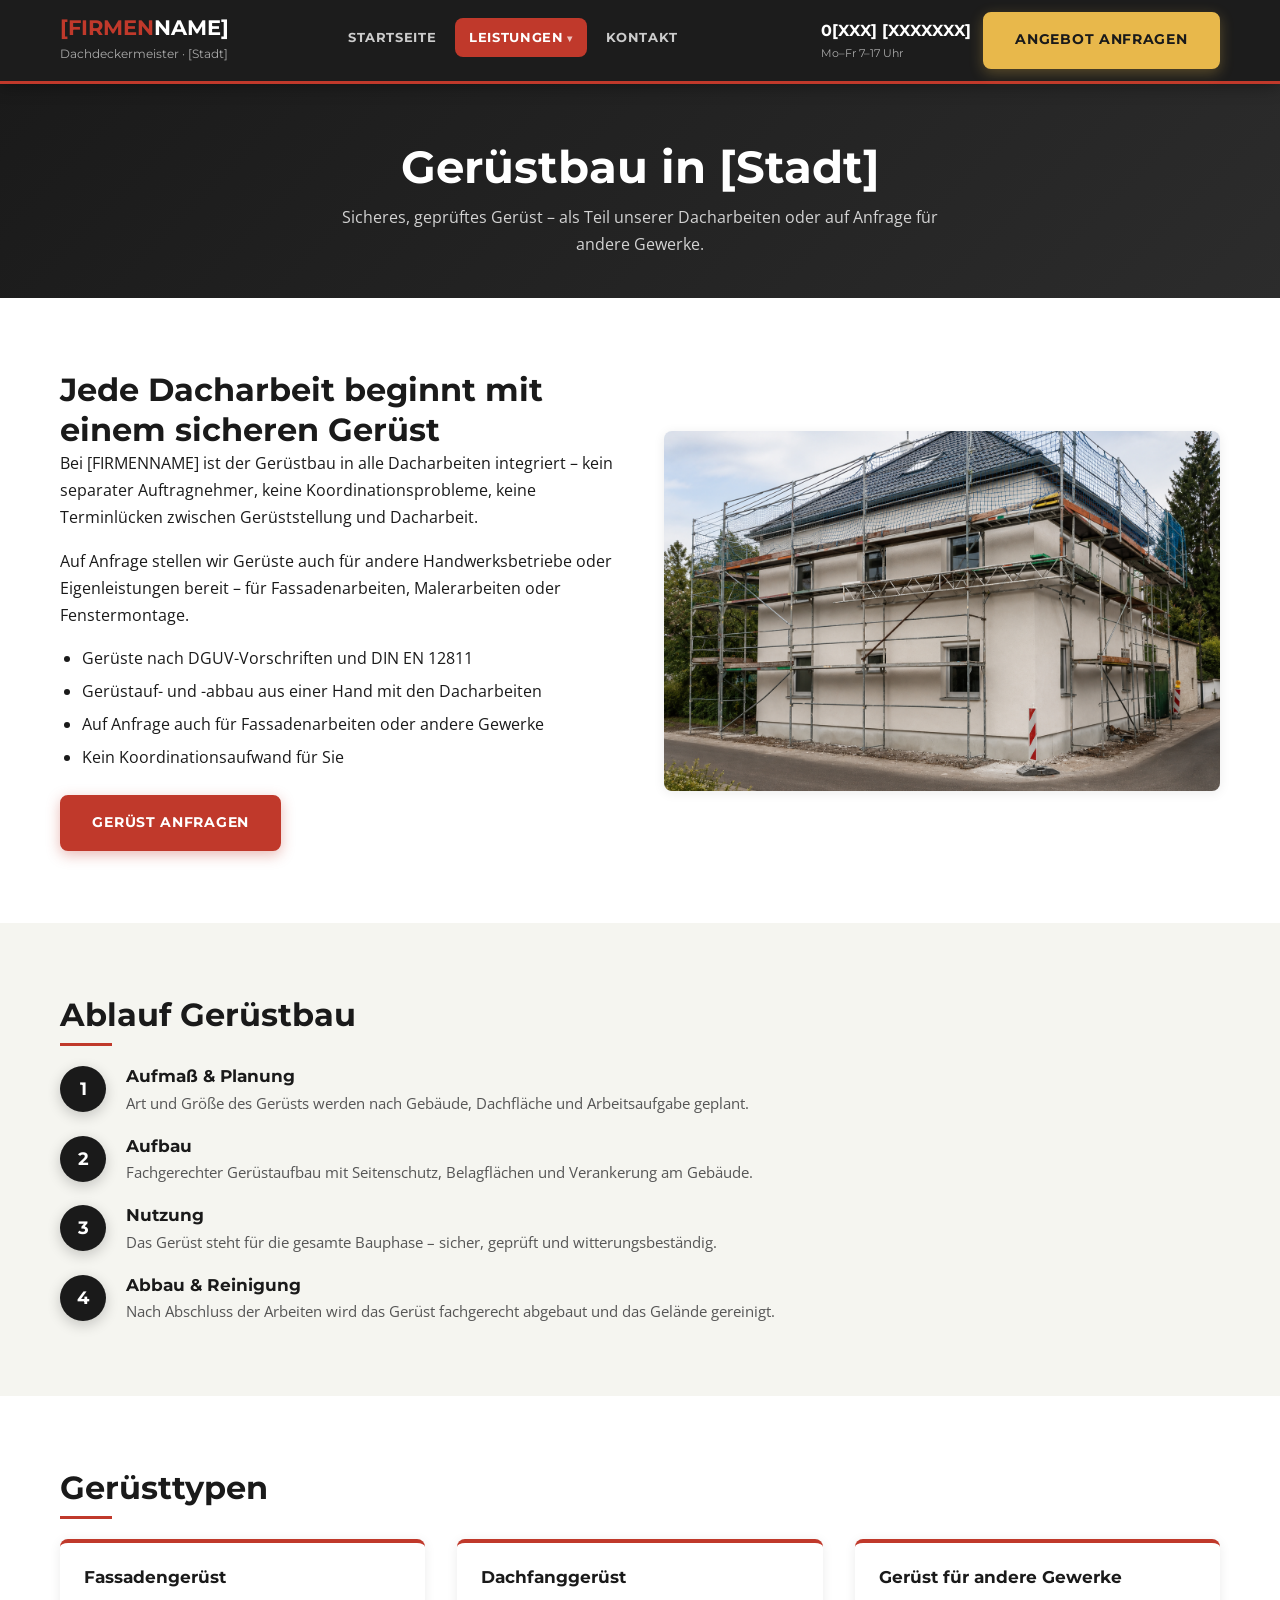
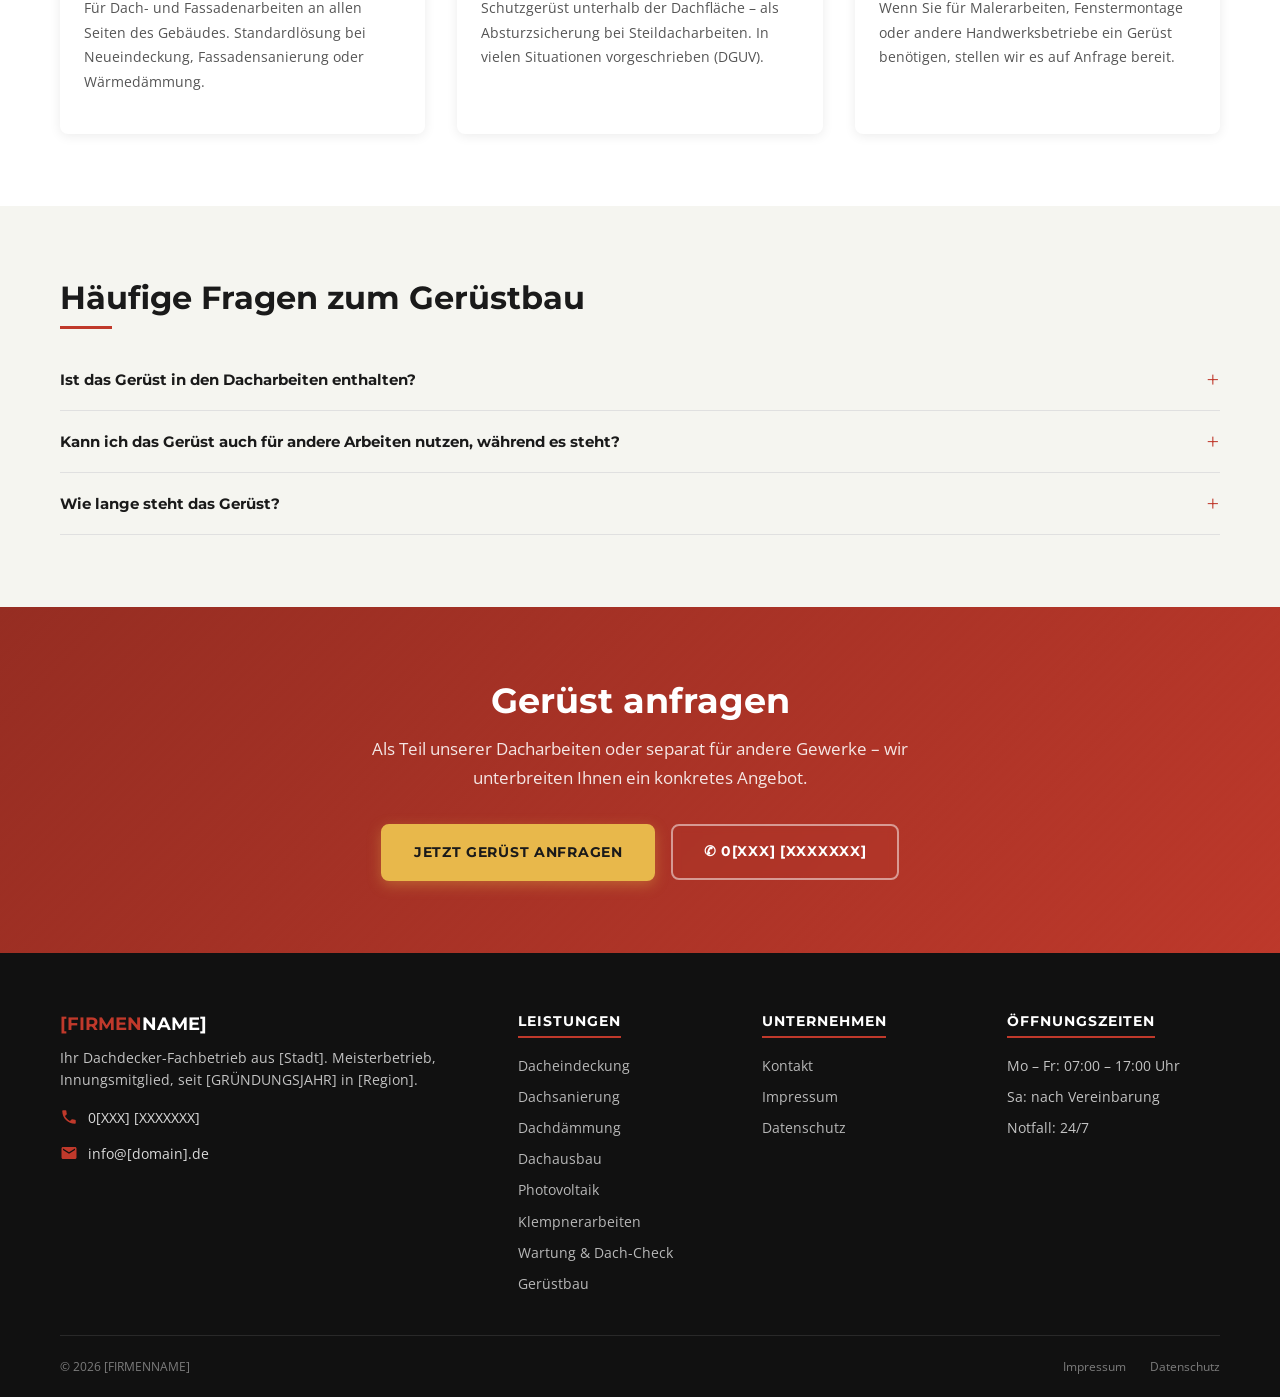
<file: leistungen/geruestbau.html>
<!DOCTYPE html>
<html lang="de">
<head>
  <meta charset="UTF-8">
  <meta name="viewport" content="width=device-width, initial-scale=1.0">
  <title>Gerüstbau in [Stadt] | [FIRMENNAME]</title>
  <meta name="description" content="Geprüfter Gerüstbau in [Stadt] für Dacharbeiten – als fester Bestandteil unserer Leistungen oder auf Anfrage für andere Gewerke.">
  <link rel="preconnect" href="https://fonts.googleapis.com">
  <link href="https://fonts.googleapis.com/css2?family=Montserrat:wght@700;800&family=Open+Sans:wght@400;600&display=swap" rel="stylesheet">
  <link rel="stylesheet" href="../css/style.css">
</head>
<body>

<header class="site-header">
  <div class="header-inner">
    <a href="../index.html" class="logo"><div class="logo-text"><span>[FIRMEN</span>NAME]<br><small style="font-size:.6em;font-weight:400;color:#666">Dachdeckermeister · [Stadt]</small></div></a>
    <button class="nav-toggle" aria-label="Navigation öffnen" aria-expanded="false"><span></span><span></span><span></span></button>
    <nav class="nav-main" aria-label="Hauptnavigation"><ul>
      <li><a href="../index.html">Startseite</a></li>
      <li class="has-dropdown"><a href="../leistungen.html" class="active">Leistungen</a>
        <ul class="dropdown">
          <li><a href="dacheindeckung.html">Dacheindeckung</a></li>
          <li><a href="dachsanierung-reparatur.html">Dachsanierung & Reparatur</a></li>
          <li><a href="dachdaemmung.html">Dachdämmung</a></li>
          <li><a href="dachausbau.html">Dachausbau</a></li>
          <li><a href="photovoltaik.html">Photovoltaik</a></li>
          <li><a href="klempnerarbeiten.html">Klempnerarbeiten</a></li>
          <li><a href="wartung-dach-check.html">Wartung & Dach-Check</a></li>
          <li><a href="geruestbau.html">Gerüstbau</a></li>
        </ul>
      </li>
      <li><a href="../kontakt.html#formular">Kontakt</a></li>
    </ul></nav>
    <div class="header-cta">
      <a href="tel:0XXXXXXXX" class="header-phone">0[XXX] [XXXXXXX]<small>Mo–Fr 7–17 Uhr</small></a>
      <a href="../kontakt.html#formular" class="btn btn-primary">Angebot anfragen</a>
    </div>
  </div>
</header>

<div class="page-hero">
  <div class="page-hero-content container">
    <h1>Gerüstbau in [Stadt]</h1>
    <p>Sicheres, geprüftes Gerüst – als Teil unserer Dacharbeiten oder auf Anfrage für andere Gewerke.</p>
  </div>
</div>


<section class="section">
  <div class="container">
    <div class="leistung-intro">
      <div>
        <h2>Jede Dacharbeit beginnt mit einem sicheren Gerüst</h2>
        <p>Bei [FIRMENNAME] ist der Gerüstbau in alle Dacharbeiten integriert – kein separater
           Auftragnehmer, keine Koordinationsprobleme, keine Terminlücken zwischen
           Gerüststellung und Dacharbeit.</p>
        <p>Auf Anfrage stellen wir Gerüste auch für andere Handwerksbetriebe oder
           Eigenleistungen bereit – für Fassadenarbeiten, Malerarbeiten oder Fenstermontage.</p>
        <ul>
          <li>Gerüste nach DGUV-Vorschriften und DIN EN 12811</li>
          <li>Gerüstauf- und -abbau aus einer Hand mit den Dacharbeiten</li>
          <li>Auf Anfrage auch für Fassadenarbeiten oder andere Gewerke</li>
          <li>Kein Koordinationsaufwand für Sie</li>
        </ul>
        <div style="margin-top:1.5rem;">
          <a href="../kontakt.html#formular" class="btn btn-primary">Gerüst anfragen</a>
        </div>
      </div>
      <div class="leistung-img">
        <img src="../images/geruestbau/gerueststellung/gerueststellung.png" alt="Gerüstbau [Stadt]">
      </div>
    </div>
  </div>
</section>

<section class="section section--light">
  <div class="container">
    <h2 class="section-title">Ablauf Gerüstbau</h2>
    <div class="steps">
      <div class="step"><div class="step-num">1</div><div class="step-body"><h4>Aufmaß & Planung</h4><p>Art und Größe des Gerüsts werden nach Gebäude, Dachfläche und Arbeitsaufgabe geplant.</p></div></div>
      <div class="step"><div class="step-num">2</div><div class="step-body"><h4>Aufbau</h4><p>Fachgerechter Gerüstaufbau mit Seitenschutz, Belagflächen und Verankerung am Gebäude.</p></div></div>
      <div class="step"><div class="step-num">3</div><div class="step-body"><h4>Nutzung</h4><p>Das Gerüst steht für die gesamte Bauphase – sicher, geprüft und witterungsbeständig.</p></div></div>
      <div class="step"><div class="step-num">4</div><div class="step-body"><h4>Abbau & Reinigung</h4><p>Nach Abschluss der Arbeiten wird das Gerüst fachgerecht abgebaut und das Gelände gereinigt.</p></div></div>
    </div>
  </div>
</section>

<section class="section">
  <div class="container">
    <h2 class="section-title">Gerüsttypen</h2>
    <div class="grid-3">
      <div class="card" style="border-top:4px solid var(--color-primary);">
        <div class="card-body">
          <h3 class="card-title">Fassadengerüst</h3>
          <p class="card-text">Für Dach- und Fassadenarbeiten an allen Seiten des Gebäudes.
             Standardlösung bei Neueindeckung, Fassadensanierung oder Wärmedämmung.</p>
        </div>
      </div>
      <div class="card" style="border-top:4px solid var(--color-primary);">
        <div class="card-body">
          <h3 class="card-title">Dachfanggerüst</h3>
          <p class="card-text">Schutzgerüst unterhalb der Dachfläche – als Absturzsicherung
             bei Steildacharbeiten. In vielen Situationen vorgeschrieben (DGUV).</p>
        </div>
      </div>
      <div class="card" style="border-top:4px solid var(--color-primary);">
        <div class="card-body">
          <h3 class="card-title">Gerüst für andere Gewerke</h3>
          <p class="card-text">Wenn Sie für Malerarbeiten, Fenstermontage oder andere
             Handwerksbetriebe ein Gerüst benötigen, stellen wir es auf Anfrage bereit.</p>
        </div>
      </div>
    </div>
  </div>
</section>

<section class="section section--light">
  <div class="container">
    <h2 class="section-title">Häufige Fragen zum Gerüstbau</h2>
    <div class="faq-list">
      <details>
        <summary>Ist das Gerüst in den Dacharbeiten enthalten?</summary>
        <p>Ja. Bei allen unseren Dacharbeiten (Neueindeckung, Sanierung, Dämmung) ist der
           Gerüstbau im Angebot enthalten und wird nicht separat in Rechnung gestellt.
           Sie haben einen Ansprechpartner für alles.</p>
      </details>
      <details>
        <summary>Kann ich das Gerüst auch für andere Arbeiten nutzen, während es steht?</summary>
        <p>Das ist möglich und sinnvoll – Fassadenreinigung, Malerarbeiten oder Fensterreinigung
           lassen sich gut kombinieren. Sprechen Sie uns an, wir koordinieren das im Zeitplan.</p>
      </details>
      <details>
        <summary>Wie lange steht das Gerüst?</summary>
        <p>Das hängt von der Projektdauer ab. In der Regel steht das Gerüst von Arbeitsbeginn
           bis zur vollständigen Fertigstellung aller Dacharbeiten und wird dann zügig abgebaut.</p>
      </details>
    </div>
  </div>
</section>

<div class="cta-banner">
  <div class="container">
    <h2>Gerüst anfragen</h2>
    <p>Als Teil unserer Dacharbeiten oder separat für andere Gewerke – wir unterbreiten Ihnen
       ein konkretes Angebot.</p>
    <div class="btn-group">
      <a href="../kontakt.html#formular" class="btn btn-accent">Jetzt Gerüst anfragen</a>
      <a href="tel:0XXXXXXXX" class="btn btn-outline">&#9990; 0[XXX] [XXXXXXX]</a>
    </div>
  </div>
</div>

<footer class="site-footer"><div class="container">
  <div class="footer-main">
    <div>
      <div class="footer-logo-text"><span>[FIRMEN</span>NAME]</div>
      <p class="footer-desc">Ihr Dachdecker-Fachbetrieb aus [Stadt]. Meisterbetrieb, Innungsmitglied, seit [GRÜNDUNGSJAHR] in [Region].</p>
      <div class="footer-contact-item"><svg width="18" height="18" viewBox="0 0 24 24"><path d="M6.62 10.79c1.44 2.83 3.76 5.14 6.59 6.59l2.2-2.2c.27-.27.67-.36 1.02-.24 1.12.37 2.33.57 3.57.57.55 0 1 .45 1 1V20c0 .55-.45 1-1 1-9.39 0-17-7.61-17-17 0-.55.45-1 1-1h3.5c.55 0 1 .45 1 1 0 1.25.2 2.45.57 3.57.11.35.03.74-.25 1.02z"/></svg><a href="tel:0XXXXXXXX">0[XXX] [XXXXXXX]</a></div>
      <div class="footer-contact-item"><svg width="18" height="18" viewBox="0 0 24 24"><path d="M20 4H4c-1.1 0-2 .9-2 2v12c0 1.1.9 2 2 2h16c1.1 0 2-.9 2-2V6c0-1.1-.9-2-2-2zm0 4l-8 5-8-5V6l8 5 8-5v2z"/></svg><a href="mailto:info@[domain].de">info@[domain].de</a></div>
    </div>
    <div class="footer-col"><h4 data-reveal="fade-up">Leistungen</h4><ul>
      <li><a href="dacheindeckung.html">Dacheindeckung</a></li>
      <li><a href="dachsanierung-reparatur.html">Dachsanierung</a></li>
      <li><a href="dachdaemmung.html">Dachdämmung</a></li>
      <li><a href="dachausbau.html">Dachausbau</a></li>
      <li><a href="photovoltaik.html">Photovoltaik</a></li>
      <li><a href="klempnerarbeiten.html">Klempnerarbeiten</a></li>
      <li><a href="wartung-dach-check.html">Wartung & Dach-Check</a></li>
      <li><a href="geruestbau.html">Gerüstbau</a></li>
    </ul></div>
    <div class="footer-col"><h4 data-reveal="fade-up" data-delay="80">Unternehmen</h4><ul>
      <li><a href="../kontakt.html#formular">Kontakt</a></li>
      <li><a href="../impressum.html">Impressum</a></li>
      <li><a href="../datenschutz.html">Datenschutz</a></li>
    </ul></div>
    <div class="footer-col"><h4 data-reveal="fade-up" data-delay="160">Öffnungszeiten</h4><ul>
      <li>Mo – Fr: 07:00 – 17:00 Uhr</li>
      <li>Sa: nach Vereinbarung</li>
      <li>Notfall: 24/7</li>
    </ul></div>
  </div>
  <div class="footer-bottom">
    <span>© <span class="js-year">2025</span> [FIRMENNAME]</span>
    <div class="footer-bottom-links"><a href="../impressum.html">Impressum</a><a href="../datenschutz.html">Datenschutz</a></div>
  </div>
</div></footer>
<script src="../js/nav.js"></script>
<script src="../js/footer.js"></script>
<script src="../js/main.js"></script>
</body>
</html>
</file>
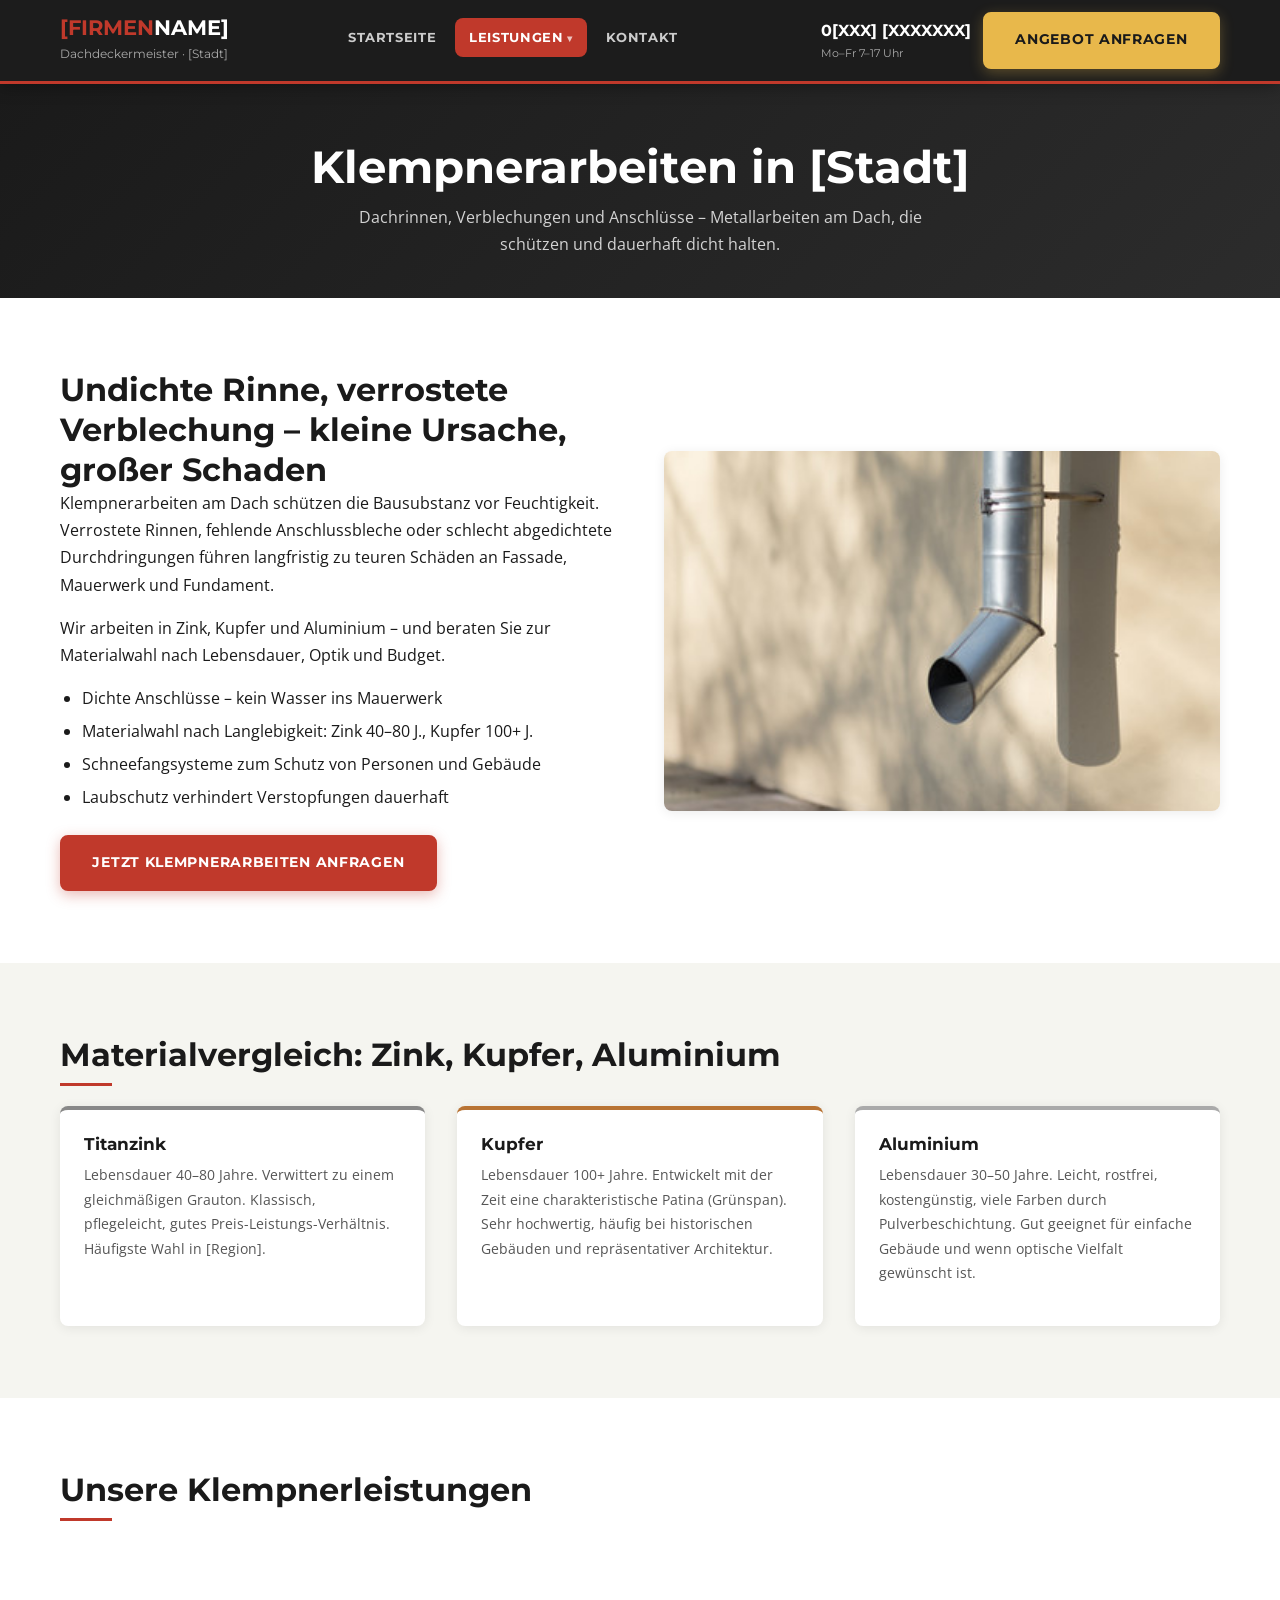
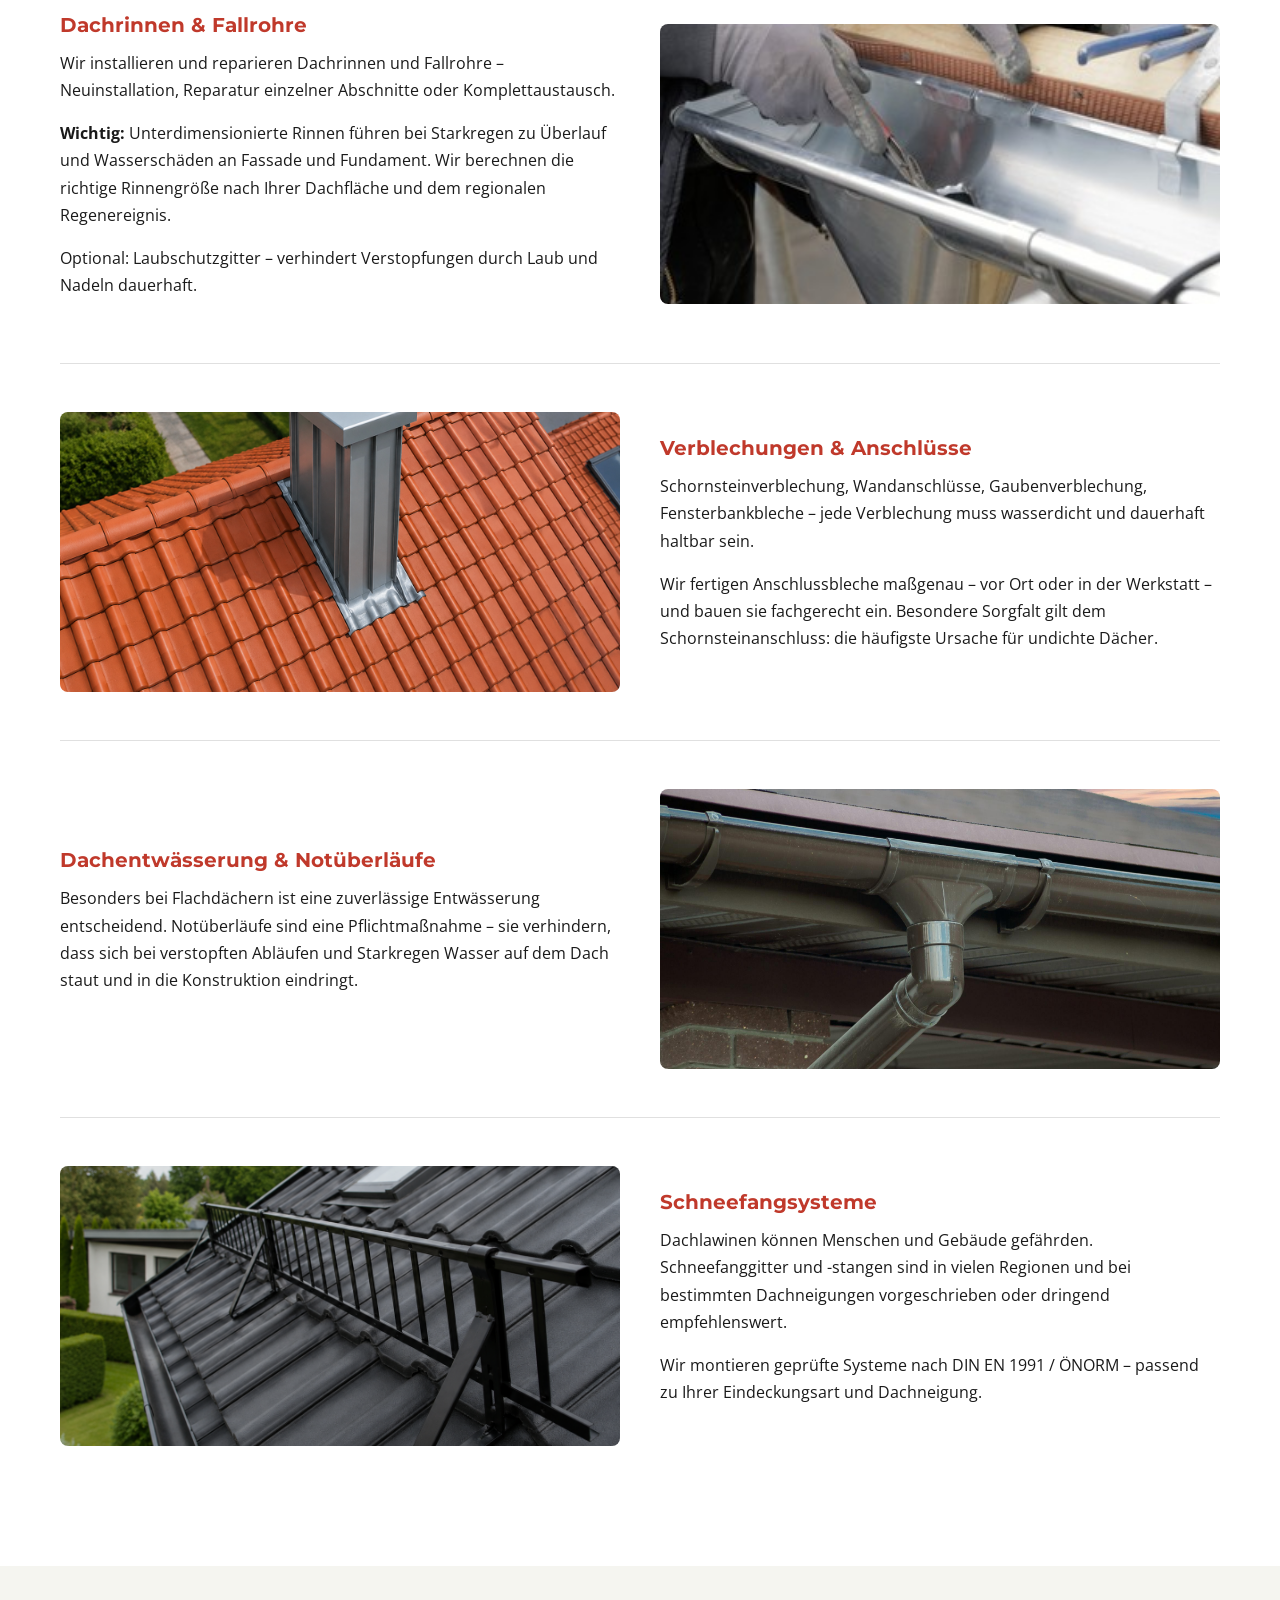
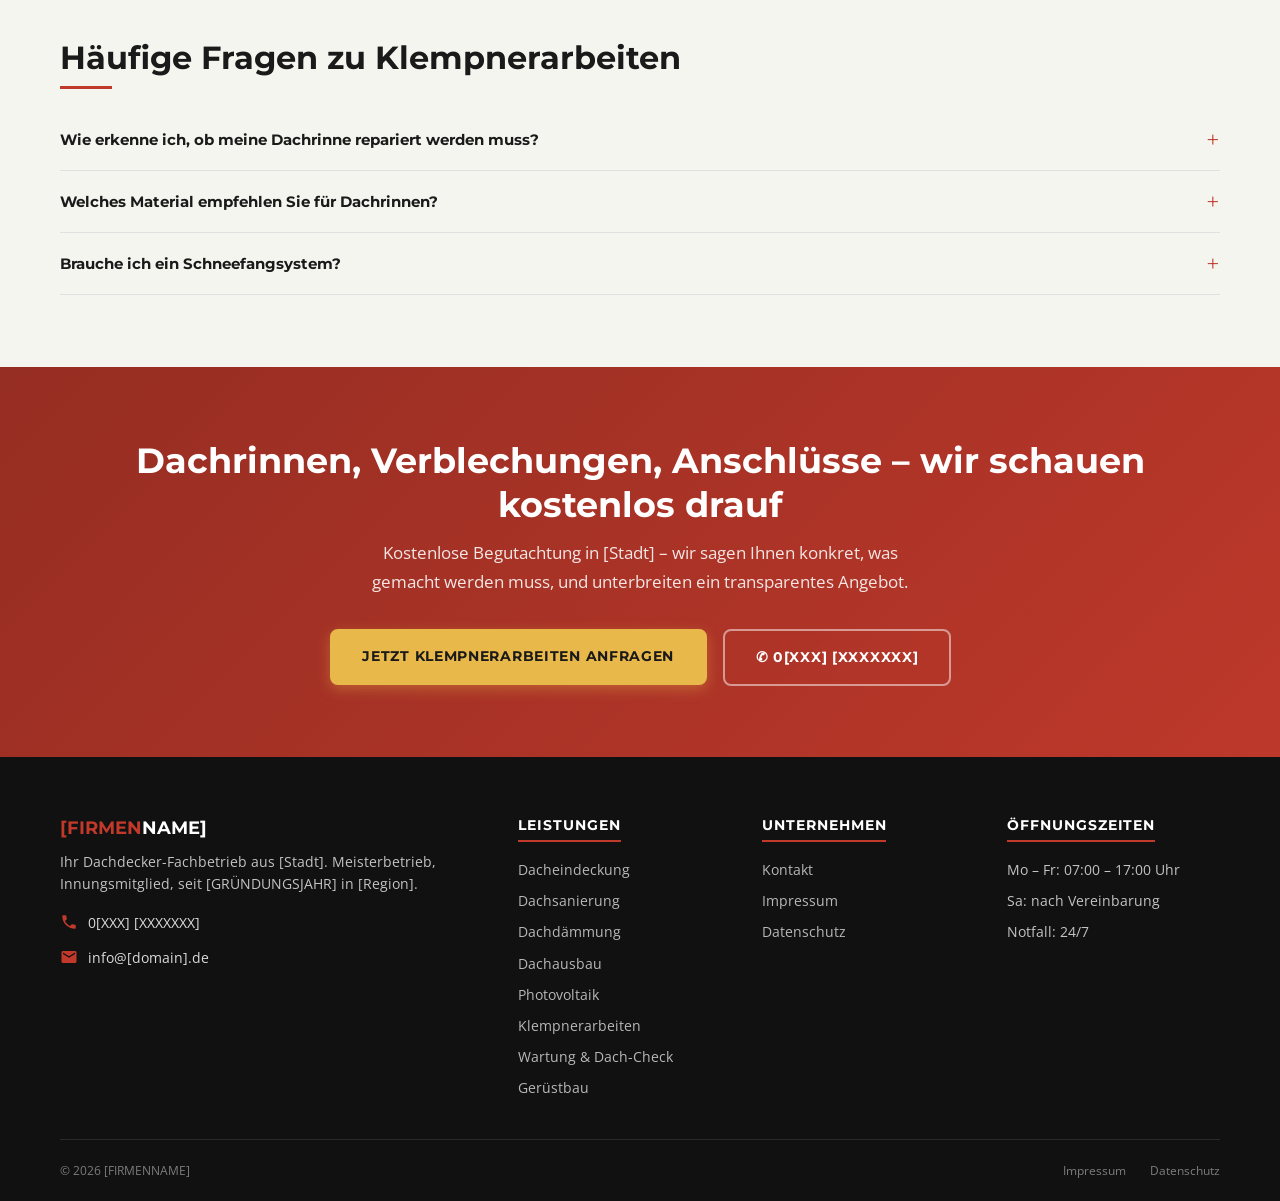
<file: leistungen/klempnerarbeiten.html>
<!DOCTYPE html>
<html lang="de">
<head>
  <meta charset="UTF-8">
  <meta name="viewport" content="width=device-width, initial-scale=1.0">
  <title>Klempnerarbeiten in [Stadt] | [FIRMENNAME]</title>
  <meta name="description" content="Dachrinnen, Anschlussbleche, Verblechungen in [Stadt]: Material Zink, Kupfer, Aluminium. Langlebig und dicht – jetzt anfragen.">
  <link rel="preconnect" href="https://fonts.googleapis.com">
  <link href="https://fonts.googleapis.com/css2?family=Montserrat:wght@700;800&family=Open+Sans:wght@400;600&display=swap" rel="stylesheet">
  <link rel="stylesheet" href="../css/style.css">
</head>
<body>

<header class="site-header">
  <div class="header-inner">
    <a href="../index.html" class="logo"><div class="logo-text"><span>[FIRMEN</span>NAME]<br><small style="font-size:.6em;font-weight:400;color:#666">Dachdeckermeister · [Stadt]</small></div></a>
    <button class="nav-toggle" aria-label="Navigation öffnen" aria-expanded="false"><span></span><span></span><span></span></button>
    <nav class="nav-main" aria-label="Hauptnavigation"><ul>
      <li><a href="../index.html">Startseite</a></li>
      <li class="has-dropdown"><a href="../leistungen.html" class="active">Leistungen</a>
        <ul class="dropdown">
          <li><a href="dacheindeckung.html">Dacheindeckung</a></li>
          <li><a href="dachsanierung-reparatur.html">Dachsanierung & Reparatur</a></li>
          <li><a href="dachdaemmung.html">Dachdämmung</a></li>
          <li><a href="dachausbau.html">Dachausbau</a></li>
          <li><a href="photovoltaik.html">Photovoltaik</a></li>
          <li><a href="klempnerarbeiten.html">Klempnerarbeiten</a></li>
          <li><a href="wartung-dach-check.html">Wartung & Dach-Check</a></li>
          <li><a href="geruestbau.html">Gerüstbau</a></li>
        </ul>
      </li>
      <li><a href="../kontakt.html#formular">Kontakt</a></li>
    </ul></nav>
    <div class="header-cta">
      <a href="tel:0XXXXXXXX" class="header-phone">0[XXX] [XXXXXXX]<small>Mo–Fr 7–17 Uhr</small></a>
      <a href="../kontakt.html#formular" class="btn btn-primary">Angebot anfragen</a>
    </div>
  </div>
</header>

<div class="page-hero">
  <div class="page-hero-content container">
    <h1>Klempnerarbeiten in [Stadt]</h1>
    <p>Dachrinnen, Verblechungen und Anschlüsse – Metallarbeiten am Dach, die schützen und dauerhaft dicht halten.</p>
  </div>
</div>


<section class="section">
  <div class="container">
    <div class="leistung-intro">
      <div>
        <h2>Undichte Rinne, verrostete Verblechung – kleine Ursache, großer Schaden</h2>
        <p>Klempnerarbeiten am Dach schützen die Bausubstanz vor Feuchtigkeit. Verrostete Rinnen,
           fehlende Anschlussbleche oder schlecht abgedichtete Durchdringungen führen langfristig
           zu teuren Schäden an Fassade, Mauerwerk und Fundament.</p>
        <p>Wir arbeiten in Zink, Kupfer und Aluminium – und beraten Sie zur Materialwahl
           nach Lebensdauer, Optik und Budget.</p>
        <ul>
          <li>Dichte Anschlüsse – kein Wasser ins Mauerwerk</li>
          <li>Materialwahl nach Langlebigkeit: Zink 40–80 J., Kupfer 100+ J.</li>
          <li>Schneefangsysteme zum Schutz von Personen und Gebäude</li>
          <li>Laubschutz verhindert Verstopfungen dauerhaft</li>
        </ul>
        <div style="margin-top:1.5rem;">
          <a href="../kontakt.html#formular" class="btn btn-primary">Jetzt Klempnerarbeiten anfragen</a>
        </div>
      </div>
      <div class="leistung-img">
        <img src="../images/klempnerarbeiten_spengelerarbeit/dachrinnen_und_fallrohre/dachrinne.jpg" alt="Klempnerarbeiten [Stadt]">
      </div>
    </div>
  </div>
</section>

<section class="section section--light">
  <div class="container">
    <h2 class="section-title">Materialvergleich: Zink, Kupfer, Aluminium</h2>
    <div class="grid-3">
      <div class="card" style="border-top:4px solid #888;">
        <div class="card-body">
          <h3 class="card-title">Titanzink</h3>
          <p class="card-text">Lebensdauer 40–80 Jahre. Verwittert zu einem gleichmäßigen
             Grauton. Klassisch, pflegeleicht, gutes Preis-Leistungs-Verhältnis.
             Häufigste Wahl in [Region].</p>
        </div>
      </div>
      <div class="card" style="border-top:4px solid #b87333;">
        <div class="card-body">
          <h3 class="card-title">Kupfer</h3>
          <p class="card-text">Lebensdauer 100+ Jahre. Entwickelt mit der Zeit eine
             charakteristische Patina (Grünspan). Sehr hochwertig, häufig bei
             historischen Gebäuden und repräsentativer Architektur.</p>
        </div>
      </div>
      <div class="card" style="border-top:4px solid #aaa;">
        <div class="card-body">
          <h3 class="card-title">Aluminium</h3>
          <p class="card-text">Lebensdauer 30–50 Jahre. Leicht, rostfrei, kostengünstig,
             viele Farben durch Pulverbeschichtung. Gut geeignet für einfache
             Gebäude und wenn optische Vielfalt gewünscht ist.</p>
        </div>
      </div>
    </div>
  </div>
</section>

<section class="section">
  <div class="container">
    <h2 class="section-title">Unsere Klempnerleistungen</h2>

    <div class="unterleistungen">
      <div class="unterleistung">
        <div class="unterleistung-text">
          <h3>Dachrinnen & Fallrohre</h3>
          <p>Wir installieren und reparieren Dachrinnen und Fallrohre – Neuinstallation,
             Reparatur einzelner Abschnitte oder Komplettaustausch.</p>
          <p><strong>Wichtig:</strong> Unterdimensionierte Rinnen führen bei Starkregen
             zu Überlauf und Wasserschäden an Fassade und Fundament. Wir berechnen die
             richtige Rinnengröße nach Ihrer Dachfläche und dem regionalen Regenereignis.</p>
          <p>Optional: Laubschutzgitter – verhindert Verstopfungen durch Laub und Nadeln dauerhaft.</p>
        </div>
        <div class="unterleistung-img">
          <img src="../images/klempnerarbeiten_spengelerarbeit/dachrinnen_und_fallrohre/dachrinnenmontage.jpg" alt="Dachrinnen" loading="lazy">
        </div>
      </div>

      <div class="unterleistung">
        <div class="unterleistung-text">
          <h3>Verblechungen & Anschlüsse</h3>
          <p>Schornsteinverblechung, Wandanschlüsse, Gaubenverblechung, Fensterbankbleche –
             jede Verblechung muss wasserdicht und dauerhaft haltbar sein.</p>
          <p>Wir fertigen Anschlussbleche maßgenau – vor Ort oder in der Werkstatt –
             und bauen sie fachgerecht ein. Besondere Sorgfalt gilt dem Schornsteinanschluss:
             die häufigste Ursache für undichte Dächer.</p>
        </div>
        <div class="unterleistung-img">
          <img src="../images/klempnerarbeiten_spengelerarbeit/verblechung_und_anschluesse/verblechung.png" alt="Verblechungen Anschlüsse" loading="lazy">
        </div>
      </div>

      <div class="unterleistung">
        <div class="unterleistung-text">
          <h3>Dachentwässerung & Notüberläufe</h3>
          <p>Besonders bei Flachdächern ist eine zuverlässige Entwässerung entscheidend.
             Notüberläufe sind eine Pflichtmaßnahme – sie verhindern, dass sich bei
             verstopften Abläufen und Starkregen Wasser auf dem Dach staut und
             in die Konstruktion eindringt.</p>
        </div>
        <div class="unterleistung-img">
          <img src="../images/klempnerarbeiten_spengelerarbeit/dachentwaesserung/dachentwaesserung.jpg" alt="Dachentwässerung" loading="lazy">
        </div>
      </div>

      <div class="unterleistung">
        <div class="unterleistung-text">
          <h3>Schneefangsysteme</h3>
          <p>Dachlawinen können Menschen und Gebäude gefährden. Schneefanggitter und
             -stangen sind in vielen Regionen und bei bestimmten Dachneigungen
             vorgeschrieben oder dringend empfehlenswert.</p>
          <p>Wir montieren geprüfte Systeme nach DIN EN 1991 / ÖNORM – passend zu Ihrer
             Eindeckungsart und Dachneigung.</p>
        </div>
        <div class="unterleistung-img">
          <img src="../images/klempnerarbeiten_spengelerarbeit/schneefangsysteme/schneefangsystem.png" alt="Schneefangsystem" loading="lazy">
        </div>
      </div>
    </div>
  </div>
</section>

<section class="section section--light">
  <div class="container">
    <h2 class="section-title">Häufige Fragen zu Klempnerarbeiten</h2>
    <div class="faq-list">
      <details>
        <summary>Wie erkenne ich, ob meine Dachrinne repariert werden muss?</summary>
        <p>Typische Zeichen: Wasser läuft an der Fassade herunter statt in die Rinne,
           Grünspan oder Roststellen an der Rinne, feuchte Stellen am Fundament nach Regen,
           sichtbare Risse oder Verformungen. Im Zweifel: Dach-Check anfragen.</p>
      </details>
      <details>
        <summary>Welches Material empfehlen Sie für Dachrinnen?</summary>
        <p>Für die meisten Einfamilienhäuser in [Stadt] empfehlen wir Titanzink –
           gutes Preis-Leistungs-Verhältnis, lange Lebensdauer, klassische Optik.
           Kupfer lohnt sich bei repräsentativen Gebäuden oder wenn eine sehr lange
           Lebensdauer ohne Wartung gewünscht ist.</p>
      </details>
      <details>
        <summary>Brauche ich ein Schneefangsystem?</summary>
        <p>Das hängt von Dachneigung, Eindeckungsart und lokalen Vorschriften ab.
           Bei glatten Eindeckungen (Schiefer, Metall) und Dächern über Eingängen,
           Terrassen oder Nachbargrundstücken ist ein Schneefangsystem in der Regel
           dringend empfehlenswert. Wir prüfen das bei der Besichtigung.</p>
      </details>
    </div>
  </div>
</section>

<div class="cta-banner">
  <div class="container">
    <h2>Dachrinnen, Verblechungen, Anschlüsse – wir schauen kostenlos drauf</h2>
    <p>Kostenlose Begutachtung in [Stadt] – wir sagen Ihnen konkret, was gemacht werden muss,
       und unterbreiten ein transparentes Angebot.</p>
    <div class="btn-group">
      <a href="../kontakt.html#formular" class="btn btn-accent">Jetzt Klempnerarbeiten anfragen</a>
      <a href="tel:0XXXXXXXX" class="btn btn-outline">&#9990; 0[XXX] [XXXXXXX]</a>
    </div>
  </div>
</div>

<footer class="site-footer"><div class="container">
  <div class="footer-main">
    <div>
      <div class="footer-logo-text"><span>[FIRMEN</span>NAME]</div>
      <p class="footer-desc">Ihr Dachdecker-Fachbetrieb aus [Stadt]. Meisterbetrieb, Innungsmitglied, seit [GRÜNDUNGSJAHR] in [Region].</p>
      <div class="footer-contact-item"><svg width="18" height="18" viewBox="0 0 24 24"><path d="M6.62 10.79c1.44 2.83 3.76 5.14 6.59 6.59l2.2-2.2c.27-.27.67-.36 1.02-.24 1.12.37 2.33.57 3.57.57.55 0 1 .45 1 1V20c0 .55-.45 1-1 1-9.39 0-17-7.61-17-17 0-.55.45-1 1-1h3.5c.55 0 1 .45 1 1 0 1.25.2 2.45.57 3.57.11.35.03.74-.25 1.02z"/></svg><a href="tel:0XXXXXXXX">0[XXX] [XXXXXXX]</a></div>
      <div class="footer-contact-item"><svg width="18" height="18" viewBox="0 0 24 24"><path d="M20 4H4c-1.1 0-2 .9-2 2v12c0 1.1.9 2 2 2h16c1.1 0 2-.9 2-2V6c0-1.1-.9-2-2-2zm0 4l-8 5-8-5V6l8 5 8-5v2z"/></svg><a href="mailto:info@[domain].de">info@[domain].de</a></div>
    </div>
    <div class="footer-col"><h4 data-reveal="fade-up">Leistungen</h4><ul>
      <li><a href="dacheindeckung.html">Dacheindeckung</a></li>
      <li><a href="dachsanierung-reparatur.html">Dachsanierung</a></li>
      <li><a href="dachdaemmung.html">Dachdämmung</a></li>
      <li><a href="dachausbau.html">Dachausbau</a></li>
      <li><a href="photovoltaik.html">Photovoltaik</a></li>
      <li><a href="klempnerarbeiten.html">Klempnerarbeiten</a></li>
      <li><a href="wartung-dach-check.html">Wartung & Dach-Check</a></li>
      <li><a href="geruestbau.html">Gerüstbau</a></li>
    </ul></div>
    <div class="footer-col"><h4 data-reveal="fade-up" data-delay="80">Unternehmen</h4><ul>
      <li><a href="../kontakt.html#formular">Kontakt</a></li>
      <li><a href="../impressum.html">Impressum</a></li>
      <li><a href="../datenschutz.html">Datenschutz</a></li>
    </ul></div>
    <div class="footer-col"><h4 data-reveal="fade-up" data-delay="160">Öffnungszeiten</h4><ul>
      <li>Mo – Fr: 07:00 – 17:00 Uhr</li>
      <li>Sa: nach Vereinbarung</li>
      <li>Notfall: 24/7</li>
    </ul></div>
  </div>
  <div class="footer-bottom">
    <span>© <span class="js-year">2025</span> [FIRMENNAME]</span>
    <div class="footer-bottom-links"><a href="../impressum.html">Impressum</a><a href="../datenschutz.html">Datenschutz</a></div>
  </div>
</div></footer>
<script src="../js/nav.js"></script>
<script src="../js/footer.js"></script>
<script src="../js/main.js"></script>
</body>
</html>
</file>
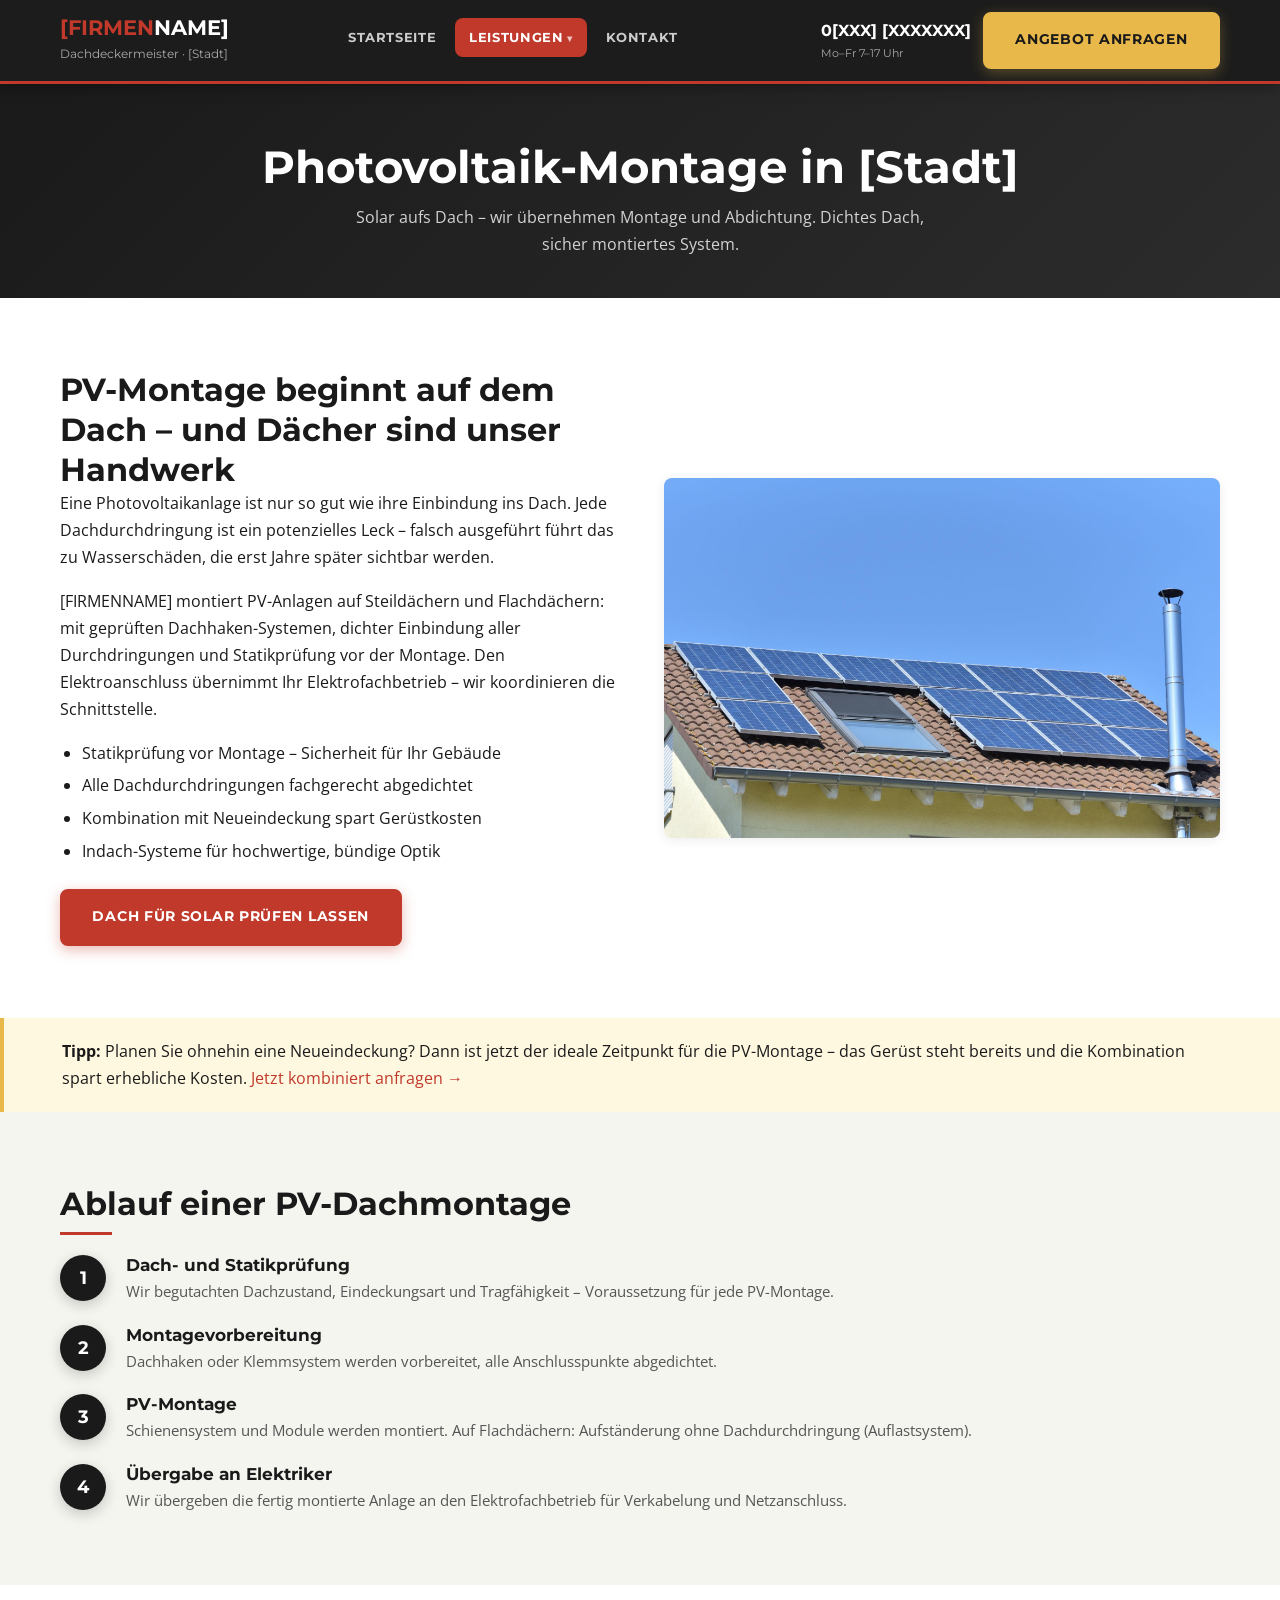
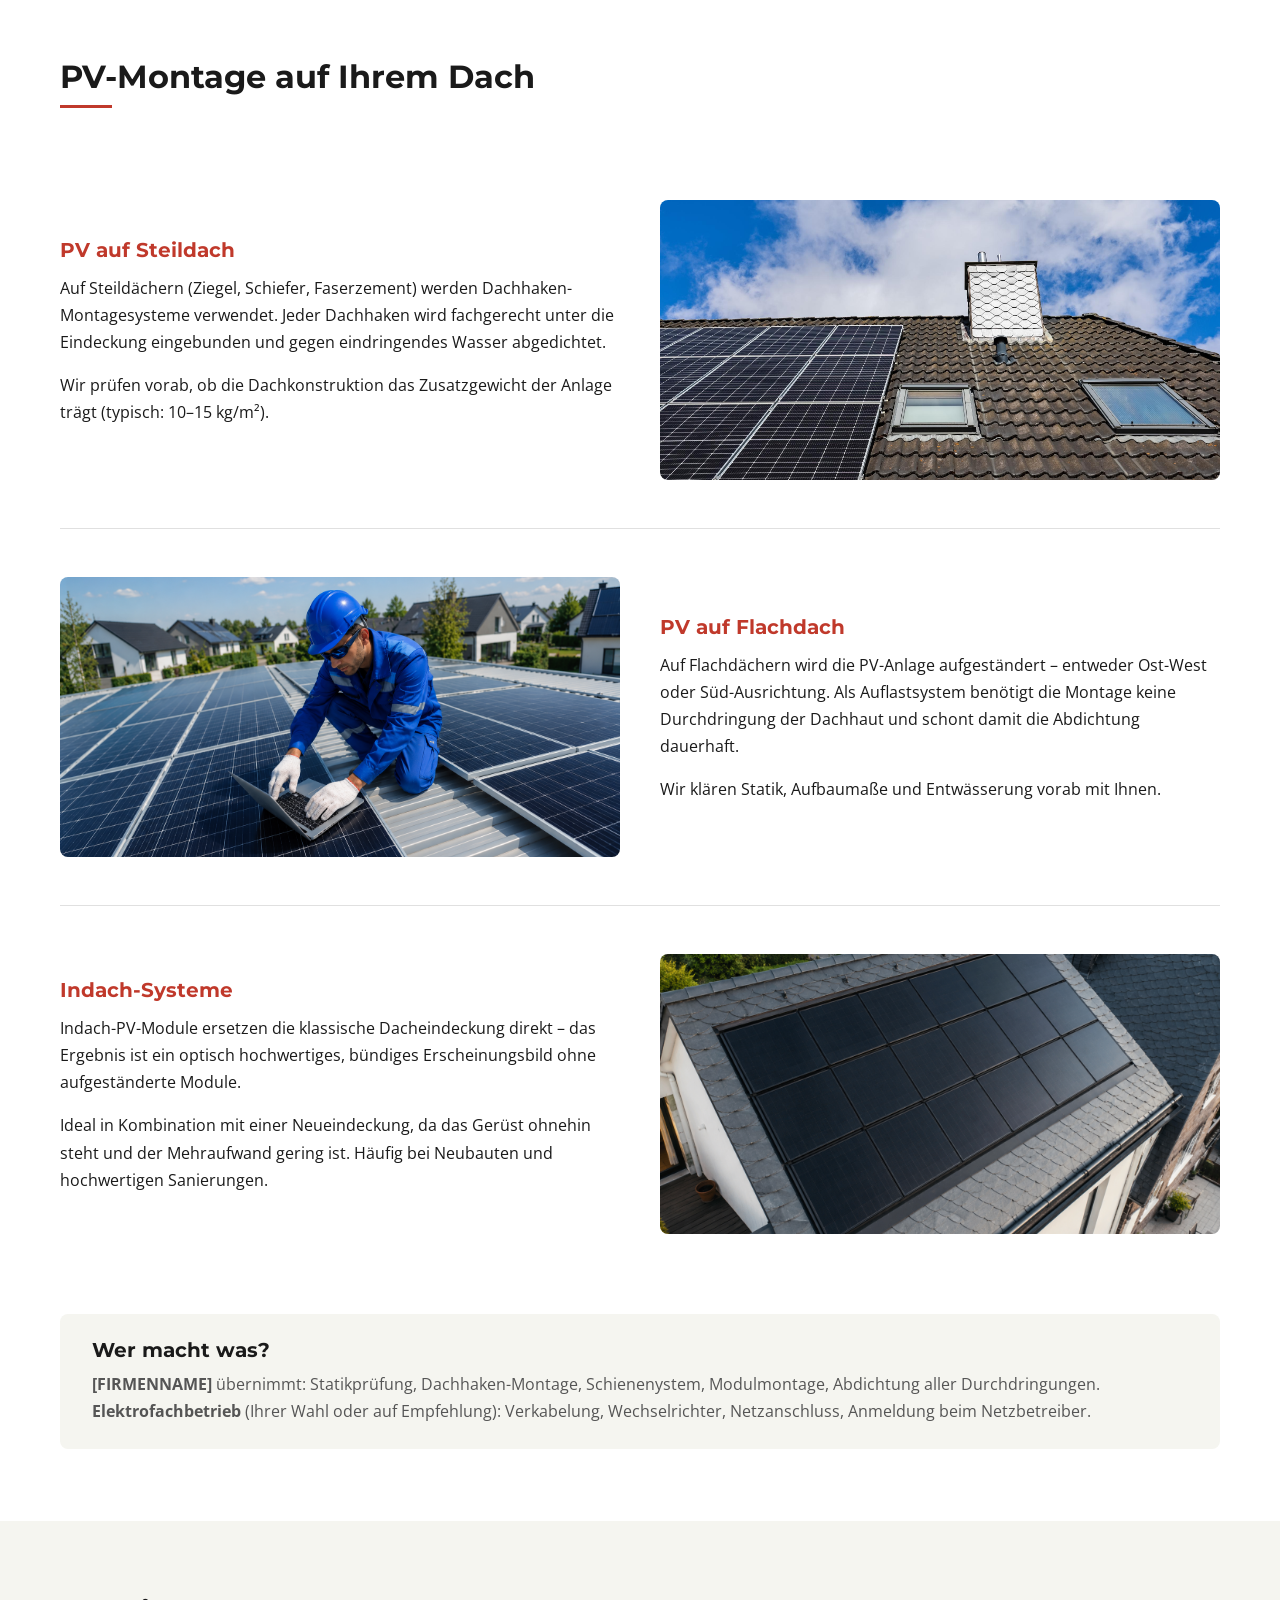
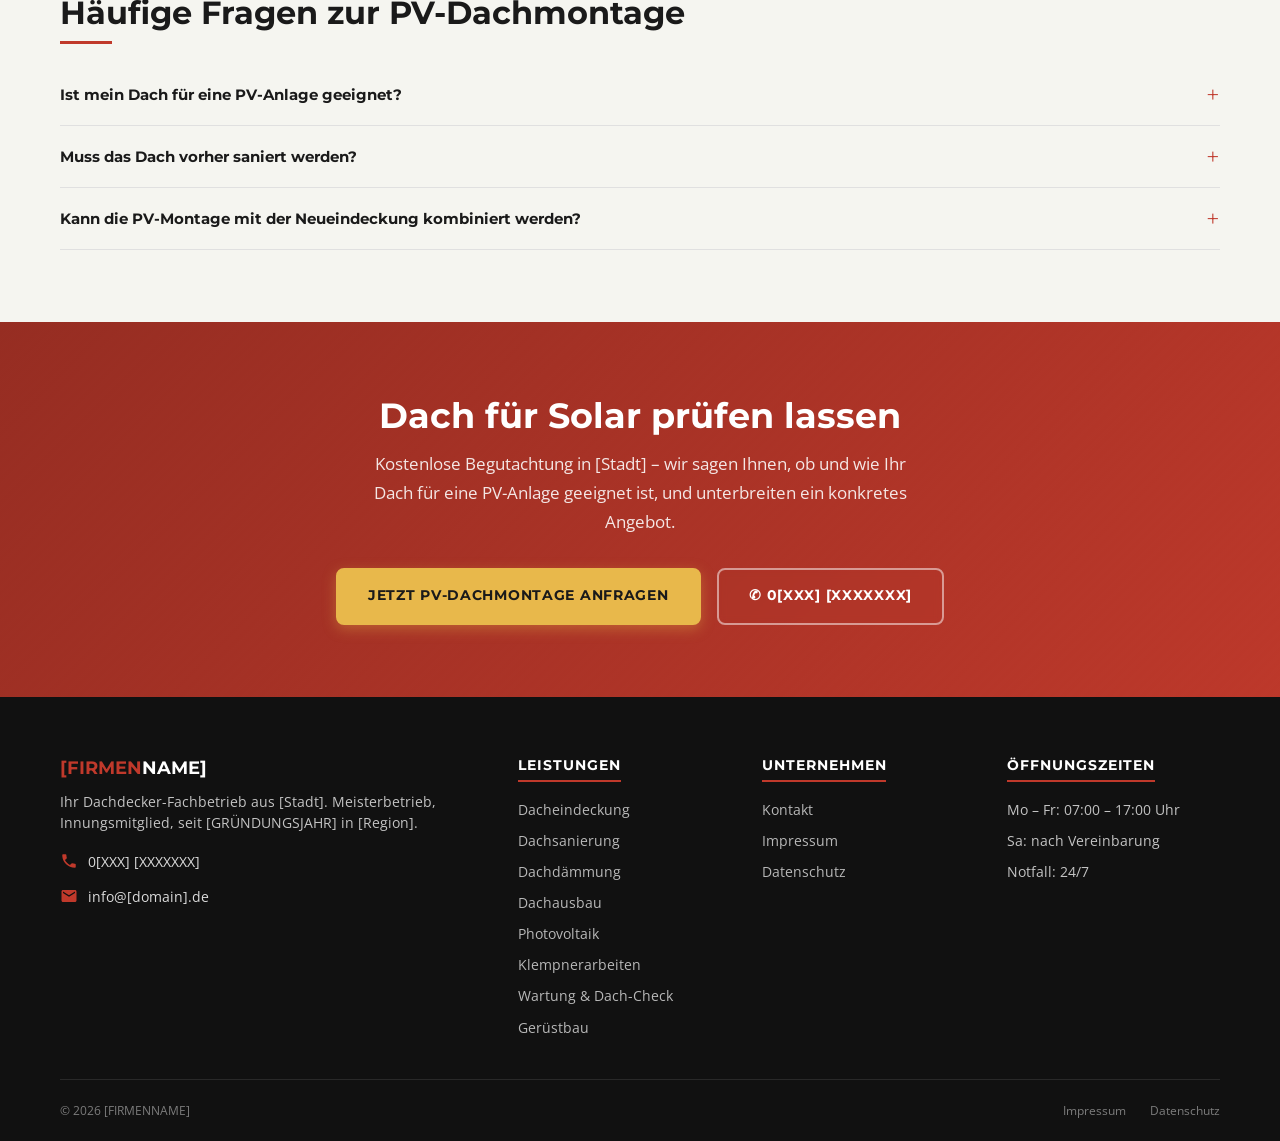
<file: leistungen/photovoltaik.html>
<!DOCTYPE html>
<html lang="de">
<head>
  <meta charset="UTF-8">
  <meta name="viewport" content="width=device-width, initial-scale=1.0">
  <title>Photovoltaik Dachmontage in [Stadt] | [FIRMENNAME]</title>
  <meta name="description" content="PV-Montage auf Steil- und Flachdach in [Stadt]: Dachhaken-Systeme, Indach-PV, Abdichtung. Dach prüfen lassen – jetzt anfragen.">
  <link rel="preconnect" href="https://fonts.googleapis.com">
  <link href="https://fonts.googleapis.com/css2?family=Montserrat:wght@700;800&family=Open+Sans:wght@400;600&display=swap" rel="stylesheet">
  <link rel="stylesheet" href="../css/style.css">
</head>
<body>

<header class="site-header">
  <div class="header-inner">
    <a href="../index.html" class="logo"><div class="logo-text"><span>[FIRMEN</span>NAME]<br><small style="font-size:.6em;font-weight:400;color:#666">Dachdeckermeister · [Stadt]</small></div></a>
    <button class="nav-toggle" aria-label="Navigation öffnen" aria-expanded="false"><span></span><span></span><span></span></button>
    <nav class="nav-main" aria-label="Hauptnavigation"><ul>
      <li><a href="../index.html">Startseite</a></li>
      <li class="has-dropdown"><a href="../leistungen.html" class="active">Leistungen</a>
        <ul class="dropdown">
          <li><a href="dacheindeckung.html">Dacheindeckung</a></li>
          <li><a href="dachsanierung-reparatur.html">Dachsanierung & Reparatur</a></li>
          <li><a href="dachdaemmung.html">Dachdämmung</a></li>
          <li><a href="dachausbau.html">Dachausbau</a></li>
          <li><a href="photovoltaik.html">Photovoltaik</a></li>
          <li><a href="klempnerarbeiten.html">Klempnerarbeiten</a></li>
          <li><a href="wartung-dach-check.html">Wartung & Dach-Check</a></li>
          <li><a href="geruestbau.html">Gerüstbau</a></li>
        </ul>
      </li>
      <li><a href="../kontakt.html#formular">Kontakt</a></li>
    </ul></nav>
    <div class="header-cta">
      <a href="tel:0XXXXXXXX" class="header-phone">0[XXX] [XXXXXXX]<small>Mo–Fr 7–17 Uhr</small></a>
      <a href="../kontakt.html#formular" class="btn btn-primary">Angebot anfragen</a>
    </div>
  </div>
</header>

<div class="page-hero">
  <div class="page-hero-content container">
    <h1>Photovoltaik-Montage in [Stadt]</h1>
    <p>Solar aufs Dach – wir übernehmen Montage und Abdichtung. Dichtes Dach, sicher montiertes System.</p>
  </div>
</div>


<section class="section">
  <div class="container">
    <div class="leistung-intro">
      <div>
        <h2>PV-Montage beginnt auf dem Dach – und Dächer sind unser Handwerk</h2>
        <p>Eine Photovoltaikanlage ist nur so gut wie ihre Einbindung ins Dach. Jede Dachdurchdringung
           ist ein potenzielles Leck – falsch ausgeführt führt das zu Wasserschäden, die erst
           Jahre später sichtbar werden.</p>
        <p>[FIRMENNAME] montiert PV-Anlagen auf Steildächern und Flachdächern: mit geprüften
           Dachhaken-Systemen, dichter Einbindung aller Durchdringungen und Statikprüfung vor der Montage.
           Den Elektroanschluss übernimmt Ihr Elektrofachbetrieb – wir koordinieren die Schnittstelle.</p>
        <ul>
          <li>Statikprüfung vor Montage – Sicherheit für Ihr Gebäude</li>
          <li>Alle Dachdurchdringungen fachgerecht abgedichtet</li>
          <li>Kombination mit Neueindeckung spart Gerüstkosten</li>
          <li>Indach-Systeme für hochwertige, bündige Optik</li>
        </ul>
        <div style="margin-top:1.5rem;">
          <a href="../kontakt.html#formular" class="btn btn-primary">Dach für Solar prüfen lassen</a>
        </div>
      </div>
      <div class="leistung-img">
        <img src="../images/photovoltaik_auf_dem_bach/pv_montage_auf_steildach/pv_montage_auf_steildach.jpg" alt="Photovoltaik Dachmontage [Stadt]">
      </div>
    </div>
  </div>
</section>

<div style="background:#fff8e1;border-left:4px solid #E8B84B;padding:1.25rem 2rem;">
  <div class="container">
    <strong>Tipp:</strong> Planen Sie ohnehin eine Neueindeckung? Dann ist jetzt der ideale Zeitpunkt
    für die PV-Montage – das Gerüst steht bereits und die Kombination spart erhebliche Kosten.
    <a href="../kontakt.html#formular" style="color:var(--color-primary);">Jetzt kombiniert anfragen →</a>
  </div>
</div>

<section class="section section--light">
  <div class="container">
    <h2 class="section-title">Ablauf einer PV-Dachmontage</h2>
    <div class="steps">
      <div class="step"><div class="step-num">1</div><div class="step-body"><h4>Dach- und Statikprüfung</h4><p>Wir begutachten Dachzustand, Eindeckungsart und Tragfähigkeit – Voraussetzung für jede PV-Montage.</p></div></div>
      <div class="step"><div class="step-num">2</div><div class="step-body"><h4>Montagevorbereitung</h4><p>Dachhaken oder Klemmsystem werden vorbereitet, alle Anschlusspunkte abgedichtet.</p></div></div>
      <div class="step"><div class="step-num">3</div><div class="step-body"><h4>PV-Montage</h4><p>Schienensystem und Module werden montiert. Auf Flachdächern: Aufständerung ohne Dachdurchdringung (Auflastsystem).</p></div></div>
      <div class="step"><div class="step-num">4</div><div class="step-body"><h4>Übergabe an Elektriker</h4><p>Wir übergeben die fertig montierte Anlage an den Elektrofachbetrieb für Verkabelung und Netzanschluss.</p></div></div>
    </div>
  </div>
</section>

<section class="section">
  <div class="container">
    <h2 class="section-title">PV-Montage auf Ihrem Dach</h2>

    <div class="unterleistungen">
      <div class="unterleistung">
        <div class="unterleistung-text">
          <h3>PV auf Steildach</h3>
          <p>Auf Steildächern (Ziegel, Schiefer, Faserzement) werden Dachhaken-Montagesysteme
             verwendet. Jeder Dachhaken wird fachgerecht unter die Eindeckung eingebunden
             und gegen eindringendes Wasser abgedichtet.</p>
          <p>Wir prüfen vorab, ob die Dachkonstruktion das Zusatzgewicht der Anlage trägt
             (typisch: 10–15 kg/m²).</p>
        </div>
        <div class="unterleistung-img">
          <img src="../images/photovoltaik_auf_dem_bach/pv_montage_auf_steildach/pv_montage_auf_steildach2.jpg" alt="PV auf Steildach" loading="lazy">
        </div>
      </div>

      <div class="unterleistung">
        <div class="unterleistung-text">
          <h3>PV auf Flachdach</h3>
          <p>Auf Flachdächern wird die PV-Anlage aufgeständert – entweder Ost-West oder
             Süd-Ausrichtung. Als Auflastsystem benötigt die Montage keine Durchdringung
             der Dachhaut und schont damit die Abdichtung dauerhaft.</p>
          <p>Wir klären Statik, Aufbaumaße und Entwässerung vorab mit Ihnen.</p>
        </div>
        <div class="unterleistung-img">
          <img src="../images/photovoltaik_auf_dem_bach/pv-montage-auf-flachdach/pv-montage-auf-flachdach1.png" alt="PV auf Flachdach" loading="lazy">
        </div>
      </div>

      <div class="unterleistung">
        <div class="unterleistung-text">
          <h3>Indach-Systeme</h3>
          <p>Indach-PV-Module ersetzen die klassische Dacheindeckung direkt – das Ergebnis
             ist ein optisch hochwertiges, bündiges Erscheinungsbild ohne aufgeständerte Module.</p>
          <p>Ideal in Kombination mit einer Neueindeckung, da das Gerüst ohnehin steht
             und der Mehraufwand gering ist. Häufig bei Neubauten und hochwertigen Sanierungen.</p>
        </div>
        <div class="unterleistung-img">
          <img src="../images/photovoltaik_auf_dem_bach/indach_systeme/indach_systeme1.png" alt="Indach PV System" loading="lazy">
        </div>
      </div>
    </div>

    <div style="background:var(--color-light);border-radius:var(--radius);padding:1.5rem 2rem;margin-top:2rem;">
      <h3 style="margin-bottom:.5rem;">Wer macht was?</h3>
      <p style="margin:0;color:var(--color-mid);">
        <strong>[FIRMENNAME]</strong> übernimmt: Statikprüfung, Dachhaken-Montage, Schienenystem,
        Modulmontage, Abdichtung aller Durchdringungen.<br>
        <strong>Elektrofachbetrieb</strong> (Ihrer Wahl oder auf Empfehlung): Verkabelung,
        Wechselrichter, Netzanschluss, Anmeldung beim Netzbetreiber.
      </p>
    </div>
  </div>
</section>

<section class="section section--light">
  <div class="container">
    <h2 class="section-title">Häufige Fragen zur PV-Dachmontage</h2>
    <div class="faq-list">
      <details>
        <summary>Ist mein Dach für eine PV-Anlage geeignet?</summary>
        <p>Die wichtigsten Faktoren: Dachneigung (ideal 25–45° bei Süd-Ausrichtung), Ausrichtung
           (Süd, Ost-West), Dachzustand und Tragfähigkeit. Wir begutachten Ihr Dach kostenlos
           und sagen Ihnen konkret, ob und wie eine PV-Anlage möglich ist.</p>
      </details>
      <details>
        <summary>Muss das Dach vorher saniert werden?</summary>
        <p>Eine PV-Anlage hat eine Lebensdauer von 25–30 Jahren. Wenn Ihre Eindeckung in 10 Jahren
           ohnehin fällig ist, empfehlen wir eine vorherige Sanierung – sonst müsste die Anlage
           später abgebaut und neu montiert werden. Wir beraten Sie ehrlich.</p>
      </details>
      <details>
        <summary>Kann die PV-Montage mit der Neueindeckung kombiniert werden?</summary>
        <p>Ja – und das ist die wirtschaftlichste Lösung. Gerüst steht einmal, Arbeiten werden
           kombiniert, Indach-Systeme sind möglich. Wir koordinieren das als Gesamtpaket.</p>
      </details>
    </div>
  </div>
</section>

<div class="cta-banner">
  <div class="container">
    <h2>Dach für Solar prüfen lassen</h2>
    <p>Kostenlose Begutachtung in [Stadt] – wir sagen Ihnen, ob und wie Ihr Dach
       für eine PV-Anlage geeignet ist, und unterbreiten ein konkretes Angebot.</p>
    <div class="btn-group">
      <a href="../kontakt.html#formular" class="btn btn-accent">Jetzt PV-Dachmontage anfragen</a>
      <a href="tel:0XXXXXXXX" class="btn btn-outline">&#9990; 0[XXX] [XXXXXXX]</a>
    </div>
  </div>
</div>

<footer class="site-footer"><div class="container">
  <div class="footer-main">
    <div>
      <div class="footer-logo-text"><span>[FIRMEN</span>NAME]</div>
      <p class="footer-desc">Ihr Dachdecker-Fachbetrieb aus [Stadt]. Meisterbetrieb, Innungsmitglied, seit [GRÜNDUNGSJAHR] in [Region].</p>
      <div class="footer-contact-item"><svg width="18" height="18" viewBox="0 0 24 24"><path d="M6.62 10.79c1.44 2.83 3.76 5.14 6.59 6.59l2.2-2.2c.27-.27.67-.36 1.02-.24 1.12.37 2.33.57 3.57.57.55 0 1 .45 1 1V20c0 .55-.45 1-1 1-9.39 0-17-7.61-17-17 0-.55.45-1 1-1h3.5c.55 0 1 .45 1 1 0 1.25.2 2.45.57 3.57.11.35.03.74-.25 1.02z"/></svg><a href="tel:0XXXXXXXX">0[XXX] [XXXXXXX]</a></div>
      <div class="footer-contact-item"><svg width="18" height="18" viewBox="0 0 24 24"><path d="M20 4H4c-1.1 0-2 .9-2 2v12c0 1.1.9 2 2 2h16c1.1 0 2-.9 2-2V6c0-1.1-.9-2-2-2zm0 4l-8 5-8-5V6l8 5 8-5v2z"/></svg><a href="mailto:info@[domain].de">info@[domain].de</a></div>
    </div>
    <div class="footer-col"><h4 data-reveal="fade-up">Leistungen</h4><ul>
      <li><a href="dacheindeckung.html">Dacheindeckung</a></li>
      <li><a href="dachsanierung-reparatur.html">Dachsanierung</a></li>
      <li><a href="dachdaemmung.html">Dachdämmung</a></li>
      <li><a href="dachausbau.html">Dachausbau</a></li>
      <li><a href="photovoltaik.html">Photovoltaik</a></li>
      <li><a href="klempnerarbeiten.html">Klempnerarbeiten</a></li>
      <li><a href="wartung-dach-check.html">Wartung & Dach-Check</a></li>
      <li><a href="geruestbau.html">Gerüstbau</a></li>
    </ul></div>
    <div class="footer-col"><h4 data-reveal="fade-up" data-delay="80">Unternehmen</h4><ul>
      <li><a href="../kontakt.html#formular">Kontakt</a></li>
      <li><a href="../impressum.html">Impressum</a></li>
      <li><a href="../datenschutz.html">Datenschutz</a></li>
    </ul></div>
    <div class="footer-col"><h4 data-reveal="fade-up" data-delay="160">Öffnungszeiten</h4><ul>
      <li>Mo – Fr: 07:00 – 17:00 Uhr</li>
      <li>Sa: nach Vereinbarung</li>
      <li>Notfall: 24/7</li>
    </ul></div>
  </div>
  <div class="footer-bottom">
    <span>© <span class="js-year">2025</span> [FIRMENNAME]</span>
    <div class="footer-bottom-links"><a href="../impressum.html">Impressum</a><a href="../datenschutz.html">Datenschutz</a></div>
  </div>
</div></footer>
<script src="../js/nav.js"></script>
<script src="../js/footer.js"></script>
<script src="../js/main.js"></script>
</body>
</html>
</file>
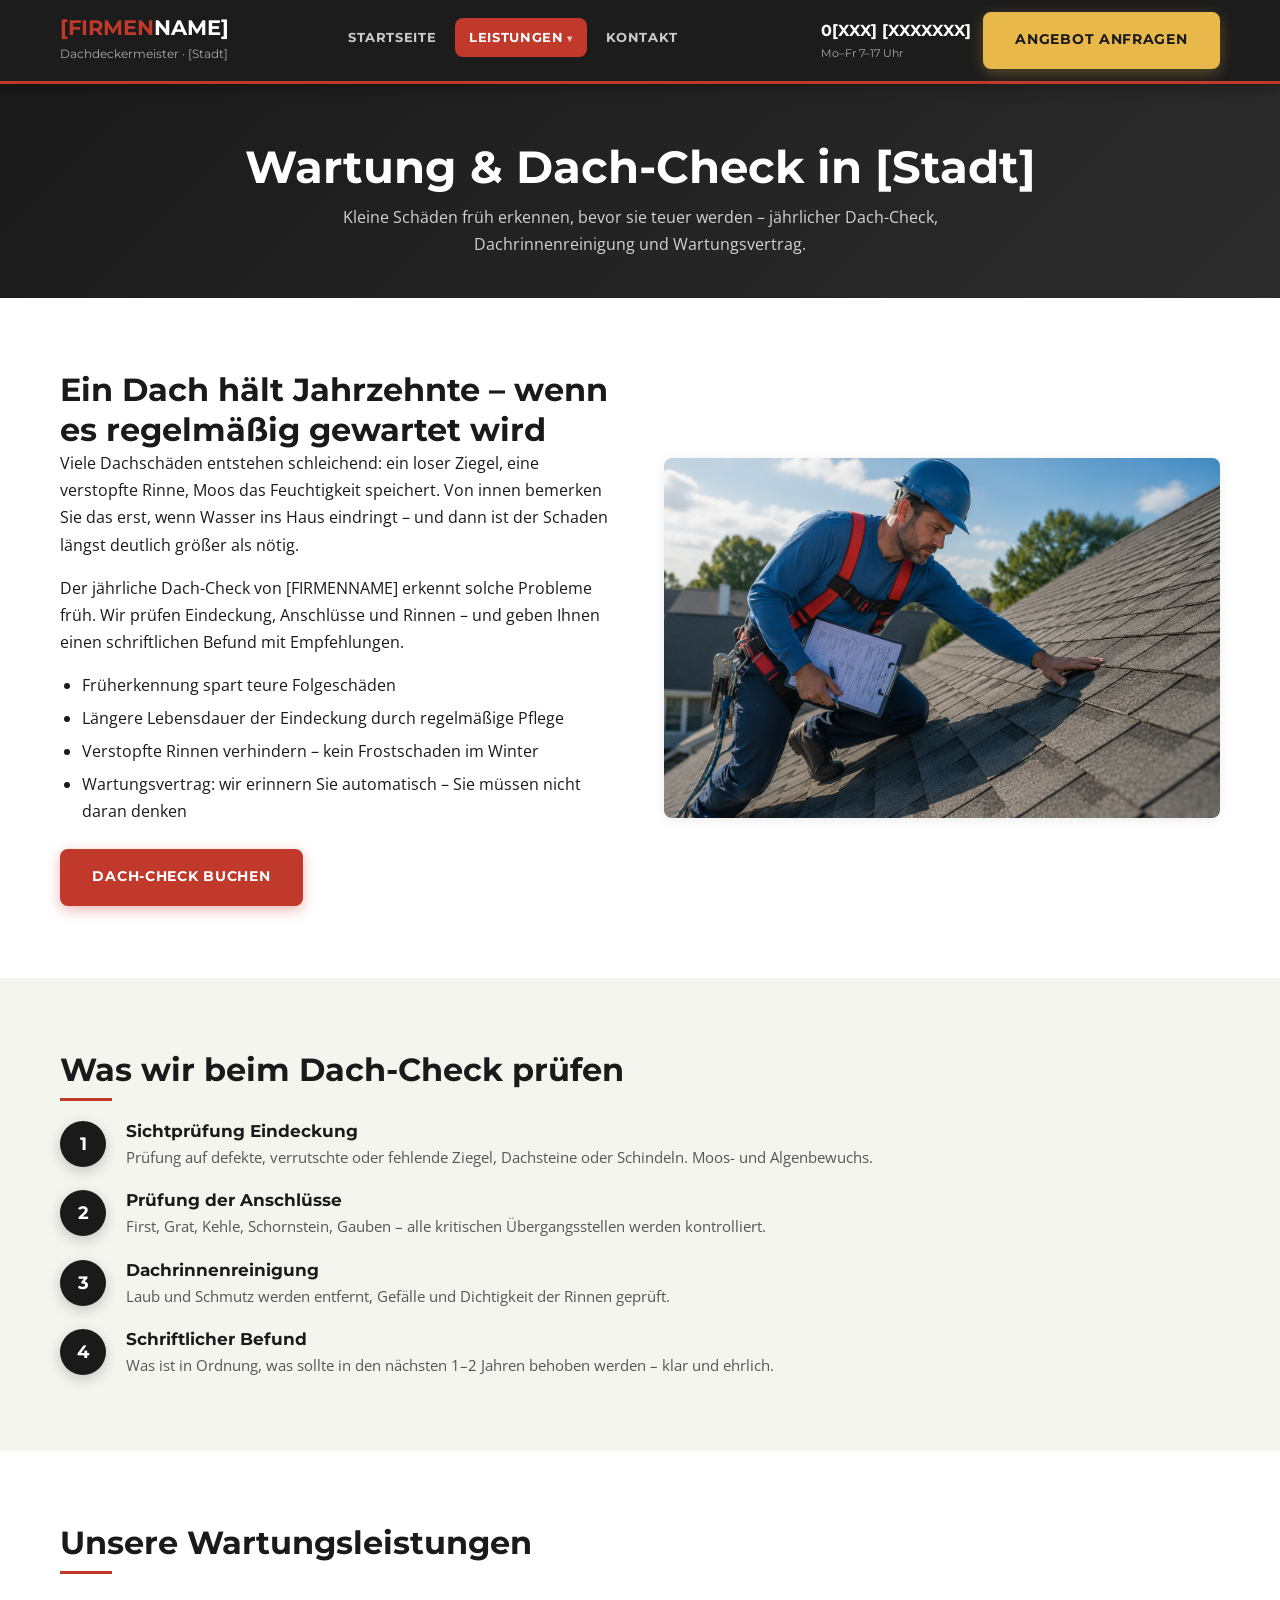
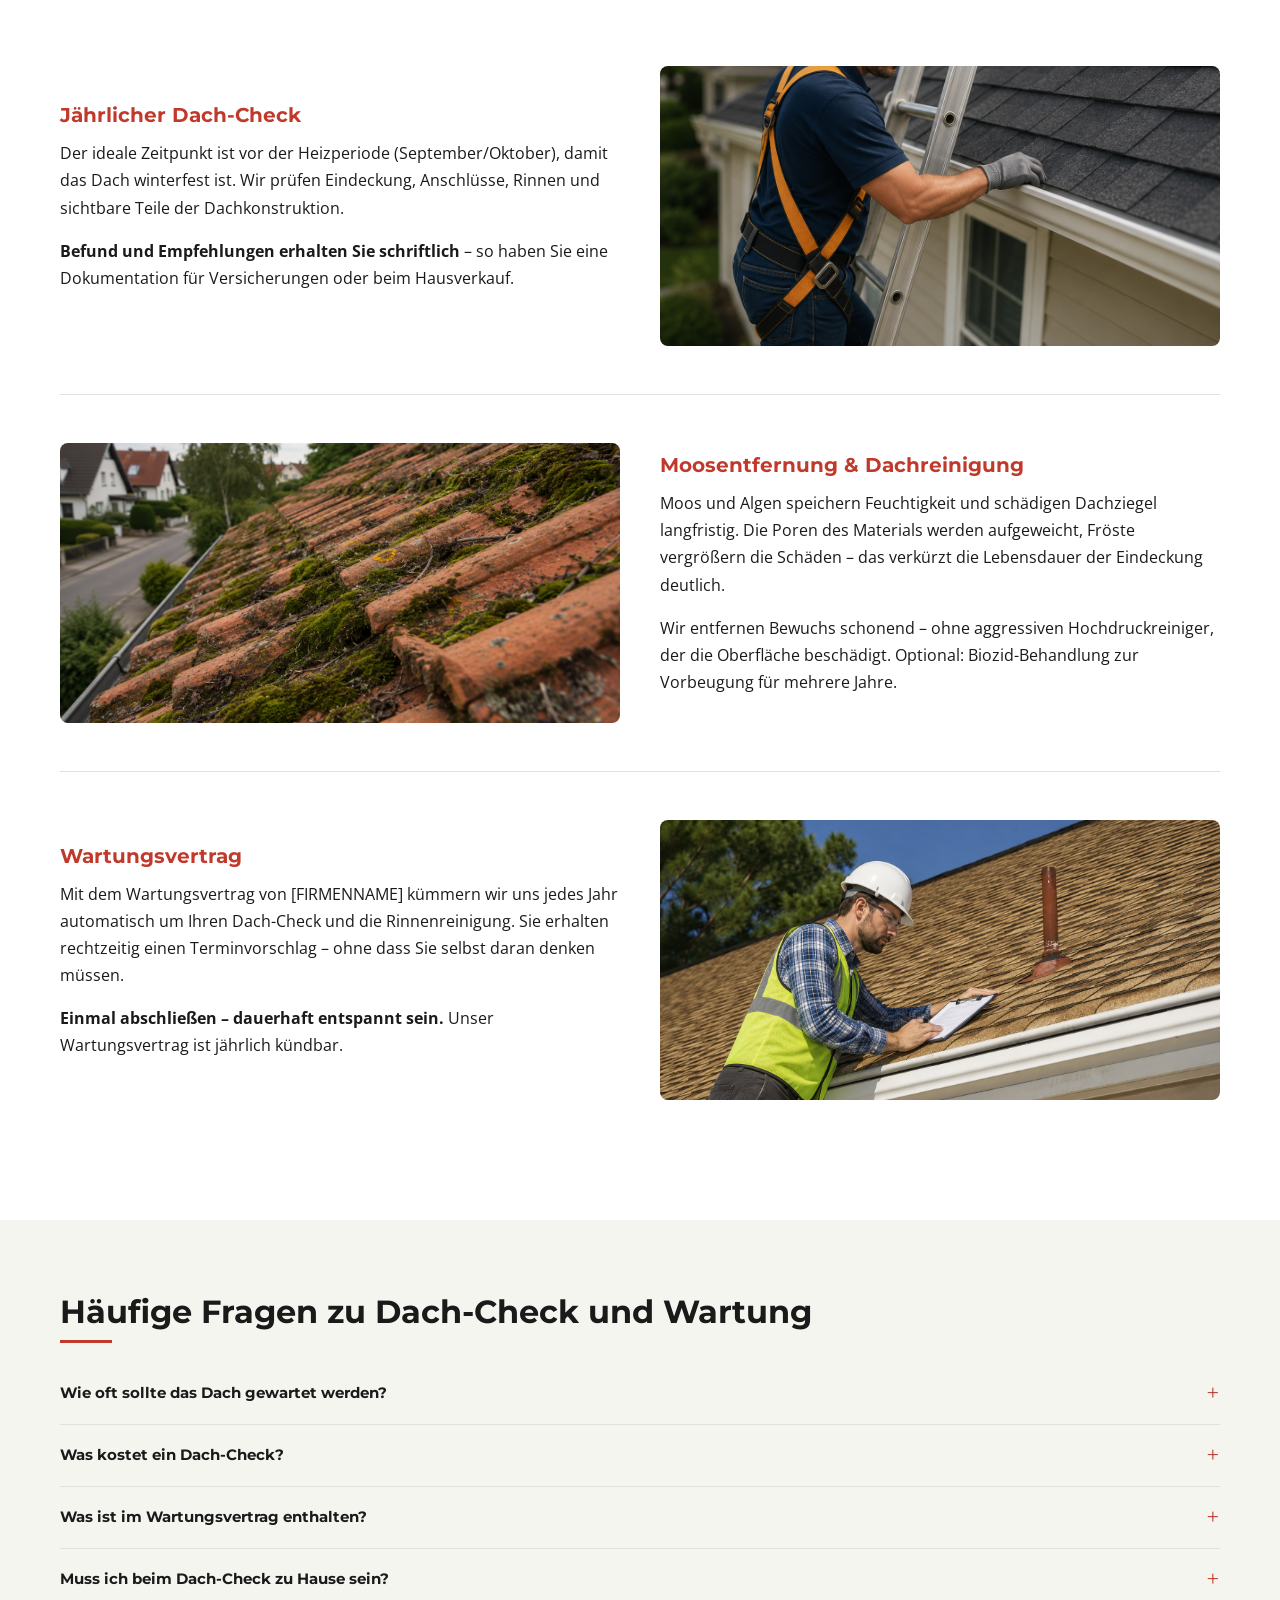
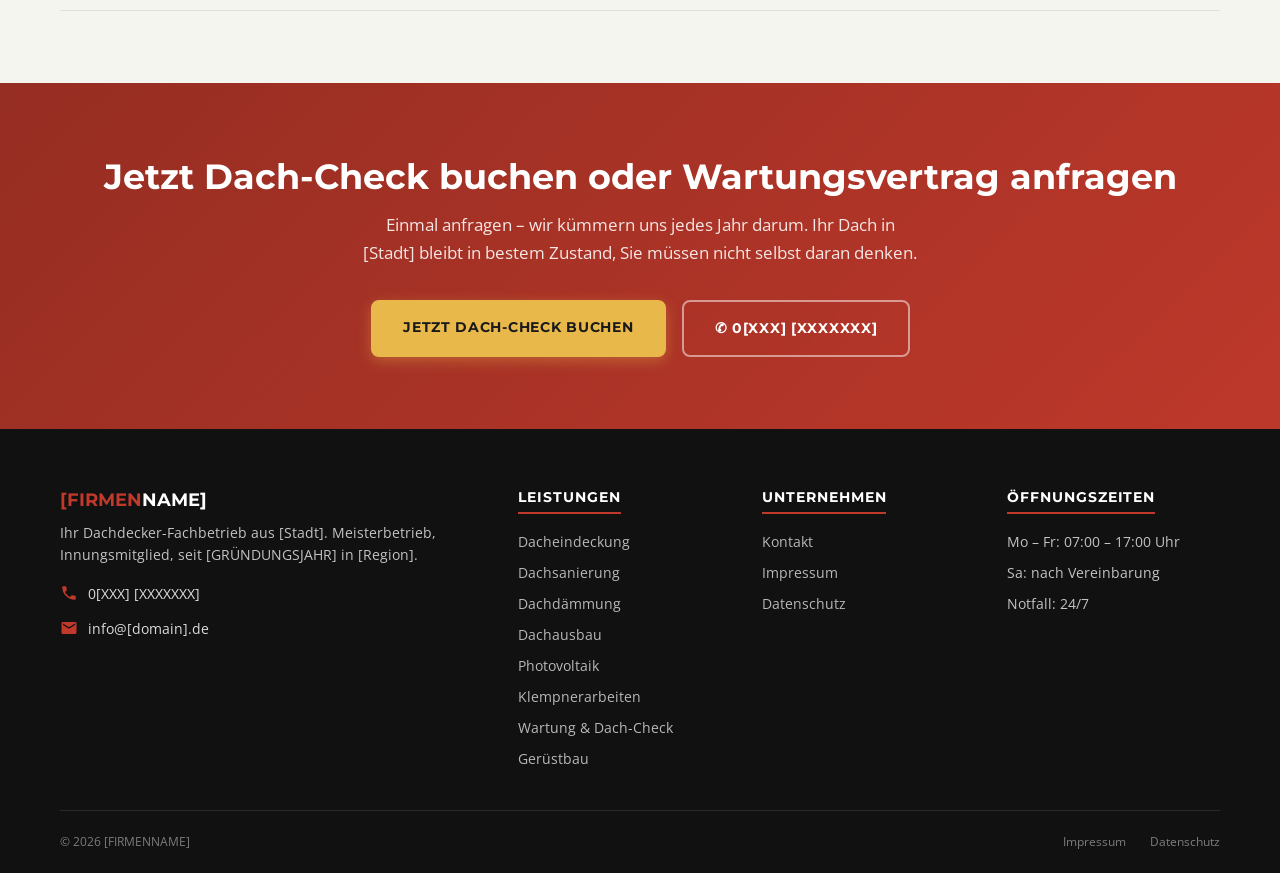
<file: leistungen/wartung-dach-check.html>
<!DOCTYPE html>
<html lang="de">
<head>
  <meta charset="UTF-8">
  <meta name="viewport" content="width=device-width, initial-scale=1.0">
  <title>Dach-Wartung & Dach-Check in [Stadt] | [FIRMENNAME]</title>
  <meta name="description" content="Jährlicher Dach-Check in [Stadt]: Eindeckung, Rinnen, Anschlüsse. Moosentfernung, Reinigung, Wartungsvertrag. Jetzt buchen.">
  <link rel="preconnect" href="https://fonts.googleapis.com">
  <link href="https://fonts.googleapis.com/css2?family=Montserrat:wght@700;800&family=Open+Sans:wght@400;600&display=swap" rel="stylesheet">
  <link rel="stylesheet" href="../css/style.css">
</head>
<body>

<header class="site-header">
  <div class="header-inner">
    <a href="../index.html" class="logo"><div class="logo-text"><span>[FIRMEN</span>NAME]<br><small style="font-size:.6em;font-weight:400;color:#666">Dachdeckermeister · [Stadt]</small></div></a>
    <button class="nav-toggle" aria-label="Navigation öffnen" aria-expanded="false"><span></span><span></span><span></span></button>
    <nav class="nav-main" aria-label="Hauptnavigation"><ul>
      <li><a href="../index.html">Startseite</a></li>
      <li class="has-dropdown"><a href="../leistungen.html" class="active">Leistungen</a>
        <ul class="dropdown">
          <li><a href="dacheindeckung.html">Dacheindeckung</a></li>
          <li><a href="dachsanierung-reparatur.html">Dachsanierung & Reparatur</a></li>
          <li><a href="dachdaemmung.html">Dachdämmung</a></li>
          <li><a href="dachausbau.html">Dachausbau</a></li>
          <li><a href="photovoltaik.html">Photovoltaik</a></li>
          <li><a href="klempnerarbeiten.html">Klempnerarbeiten</a></li>
          <li><a href="wartung-dach-check.html">Wartung & Dach-Check</a></li>
          <li><a href="geruestbau.html">Gerüstbau</a></li>
        </ul>
      </li>
      <li><a href="../kontakt.html#formular">Kontakt</a></li>
    </ul></nav>
    <div class="header-cta">
      <a href="tel:0XXXXXXXX" class="header-phone">0[XXX] [XXXXXXX]<small>Mo–Fr 7–17 Uhr</small></a>
      <a href="../kontakt.html#formular" class="btn btn-primary">Angebot anfragen</a>
    </div>
  </div>
</header>

<div class="page-hero">
  <div class="page-hero-content container">
    <h1>Wartung & Dach-Check in [Stadt]</h1>
    <p>Kleine Schäden früh erkennen, bevor sie teuer werden – jährlicher Dach-Check, Dachrinnenreinigung und Wartungsvertrag.</p>
  </div>
</div>


<section class="section">
  <div class="container">
    <div class="leistung-intro">
      <div>
        <h2>Ein Dach hält Jahrzehnte – wenn es regelmäßig gewartet wird</h2>
        <p>Viele Dachschäden entstehen schleichend: ein loser Ziegel, eine verstopfte Rinne,
           Moos das Feuchtigkeit speichert. Von innen bemerken Sie das erst, wenn Wasser
           ins Haus eindringt – und dann ist der Schaden längst deutlich größer als nötig.</p>
        <p>Der jährliche Dach-Check von [FIRMENNAME] erkennt solche Probleme früh.
           Wir prüfen Eindeckung, Anschlüsse und Rinnen – und geben Ihnen einen
           schriftlichen Befund mit Empfehlungen.</p>
        <ul>
          <li>Früherkennung spart teure Folgeschäden</li>
          <li>Längere Lebensdauer der Eindeckung durch regelmäßige Pflege</li>
          <li>Verstopfte Rinnen verhindern – kein Frostschaden im Winter</li>
          <li>Wartungsvertrag: wir erinnern Sie automatisch – Sie müssen nicht daran denken</li>
        </ul>
        <div style="margin-top:1.5rem;">
          <a href="../kontakt.html#formular" class="btn btn-primary">Dach-Check buchen</a>
        </div>
      </div>
      <div class="leistung-img">
        <img src="../images/wartung_und_dach-check/jaehrlicher_dach-check/jaehrlicher_dach-check.png" alt="Dach-Check [Stadt]">
      </div>
    </div>
  </div>
</section>

<section class="section section--light">
  <div class="container">
    <h2 class="section-title">Was wir beim Dach-Check prüfen</h2>
    <div class="steps">
      <div class="step"><div class="step-num">1</div><div class="step-body"><h4>Sichtprüfung Eindeckung</h4><p>Prüfung auf defekte, verrutschte oder fehlende Ziegel, Dachsteine oder Schindeln. Moos- und Algenbewuchs.</p></div></div>
      <div class="step"><div class="step-num">2</div><div class="step-body"><h4>Prüfung der Anschlüsse</h4><p>First, Grat, Kehle, Schornstein, Gauben – alle kritischen Übergangsstellen werden kontrolliert.</p></div></div>
      <div class="step"><div class="step-num">3</div><div class="step-body"><h4>Dachrinnenreinigung</h4><p>Laub und Schmutz werden entfernt, Gefälle und Dichtigkeit der Rinnen geprüft.</p></div></div>
      <div class="step"><div class="step-num">4</div><div class="step-body"><h4>Schriftlicher Befund</h4><p>Was ist in Ordnung, was sollte in den nächsten 1–2 Jahren behoben werden – klar und ehrlich.</p></div></div>
    </div>
  </div>
</section>

<section class="section">
  <div class="container">
    <h2 class="section-title">Unsere Wartungsleistungen</h2>

    <div class="unterleistungen">
      <div class="unterleistung">
        <div class="unterleistung-text">
          <h3>Jährlicher Dach-Check</h3>
          <p>Der ideale Zeitpunkt ist vor der Heizperiode (September/Oktober), damit das Dach
             winterfest ist. Wir prüfen Eindeckung, Anschlüsse, Rinnen und sichtbare Teile
             der Dachkonstruktion.</p>
          <p><strong>Befund und Empfehlungen erhalten Sie schriftlich</strong> – so haben Sie
             eine Dokumentation für Versicherungen oder beim Hausverkauf.</p>
        </div>
        <div class="unterleistung-img">
          <img src="../images/wartung_und_dach-check/jaehrlicher_dach-check/jaehrlicher_dach-check2.png" alt="Jährlicher Dach-Check" loading="lazy">
        </div>
      </div>

      <div class="unterleistung">
        <div class="unterleistung-text">
          <h3>Moosentfernung & Dachreinigung</h3>
          <p>Moos und Algen speichern Feuchtigkeit und schädigen Dachziegel langfristig.
             Die Poren des Materials werden aufgeweicht, Fröste vergrößern die Schäden –
             das verkürzt die Lebensdauer der Eindeckung deutlich.</p>
          <p>Wir entfernen Bewuchs schonend – ohne aggressiven Hochdruckreiniger,
             der die Oberfläche beschädigt. Optional: Biozid-Behandlung zur Vorbeugung
             für mehrere Jahre.</p>
        </div>
        <div class="unterleistung-img">
          <img src="../images/wartung_und_dach-check/moosentfernung_und_reinigung_der_dachflaeche/moosentfernung.png" alt="Moosentfernung Dach" loading="lazy">
        </div>
      </div>

      <div class="unterleistung">
        <div class="unterleistung-text">
          <h3>Wartungsvertrag</h3>
          <p>Mit dem Wartungsvertrag von [FIRMENNAME] kümmern wir uns jedes Jahr automatisch
             um Ihren Dach-Check und die Rinnenreinigung. Sie erhalten rechtzeitig einen
             Terminvorschlag – ohne dass Sie selbst daran denken müssen.</p>
          <p><strong>Einmal abschließen – dauerhaft entspannt sein.</strong>
             Unser Wartungsvertrag ist jährlich kündbar.</p>
        </div>
        <div class="unterleistung-img">
          <img src="../images/wartung_und_dach-check/wartungsvertrag/wartungsvertrag1.png" alt="Dach Wartungsvertrag" loading="lazy">
        </div>
      </div>
    </div>
  </div>
</section>

<section class="section section--light">
  <div class="container">
    <h2 class="section-title">Häufige Fragen zu Dach-Check und Wartung</h2>
    <div class="faq-list">
      <details>
        <summary>Wie oft sollte das Dach gewartet werden?</summary>
        <p>Einmal jährlich – idealerweise im Herbst vor der Heizperiode. So wird das Dach
           winterfest gemacht und Probleme werden erkannt, bevor Frost und Nässe sie
           verschlimmern.</p>
      </details>
      <details>
        <summary>Was kostet ein Dach-Check?</summary>
        <p>Der Preis hängt von der Dachgröße und dem Umfang (reine Sichtprüfung, mit Rinnenreinigung,
           mit Moosentfernung) ab. Kontaktieren Sie uns – wir nennen Ihnen einen konkreten
           Preis nach einer kurzen Beschreibung Ihres Dachs.</p>
      </details>
      <details>
        <summary>Was ist im Wartungsvertrag enthalten?</summary>
        <p>In der Regel: jährlicher Dach-Check (Sichtprüfung aller wesentlichen Elemente),
           Dachrinnenreinigung und schriftlicher Befund. Den genauen Umfang legen wir
           gemeinsam bei Vertragsabschluss fest.</p>
      </details>
      <details>
        <summary>Muss ich beim Dach-Check zu Hause sein?</summary>
        <p>Nein. Für die Außenprüfung brauchen wir keinen Zugang zu Ihren Wohnräumen.
           Den schriftlichen Befund schicken wir Ihnen per E-Mail.</p>
      </details>
    </div>
  </div>
</section>

<div class="cta-banner">
  <div class="container">
    <h2>Jetzt Dach-Check buchen oder Wartungsvertrag anfragen</h2>
    <p>Einmal anfragen – wir kümmern uns jedes Jahr darum. Ihr Dach in [Stadt] bleibt
       in bestem Zustand, Sie müssen nicht selbst daran denken.</p>
    <div class="btn-group">
      <a href="../kontakt.html#formular" class="btn btn-accent">Jetzt Dach-Check buchen</a>
      <a href="tel:0XXXXXXXX" class="btn btn-outline">&#9990; 0[XXX] [XXXXXXX]</a>
    </div>
  </div>
</div>

<footer class="site-footer"><div class="container">
  <div class="footer-main">
    <div>
      <div class="footer-logo-text"><span>[FIRMEN</span>NAME]</div>
      <p class="footer-desc">Ihr Dachdecker-Fachbetrieb aus [Stadt]. Meisterbetrieb, Innungsmitglied, seit [GRÜNDUNGSJAHR] in [Region].</p>
      <div class="footer-contact-item"><svg width="18" height="18" viewBox="0 0 24 24"><path d="M6.62 10.79c1.44 2.83 3.76 5.14 6.59 6.59l2.2-2.2c.27-.27.67-.36 1.02-.24 1.12.37 2.33.57 3.57.57.55 0 1 .45 1 1V20c0 .55-.45 1-1 1-9.39 0-17-7.61-17-17 0-.55.45-1 1-1h3.5c.55 0 1 .45 1 1 0 1.25.2 2.45.57 3.57.11.35.03.74-.25 1.02z"/></svg><a href="tel:0XXXXXXXX">0[XXX] [XXXXXXX]</a></div>
      <div class="footer-contact-item"><svg width="18" height="18" viewBox="0 0 24 24"><path d="M20 4H4c-1.1 0-2 .9-2 2v12c0 1.1.9 2 2 2h16c1.1 0 2-.9 2-2V6c0-1.1-.9-2-2-2zm0 4l-8 5-8-5V6l8 5 8-5v2z"/></svg><a href="mailto:info@[domain].de">info@[domain].de</a></div>
    </div>
    <div class="footer-col"><h4 data-reveal="fade-up">Leistungen</h4><ul>
      <li><a href="dacheindeckung.html">Dacheindeckung</a></li>
      <li><a href="dachsanierung-reparatur.html">Dachsanierung</a></li>
      <li><a href="dachdaemmung.html">Dachdämmung</a></li>
      <li><a href="dachausbau.html">Dachausbau</a></li>
      <li><a href="photovoltaik.html">Photovoltaik</a></li>
      <li><a href="klempnerarbeiten.html">Klempnerarbeiten</a></li>
      <li><a href="wartung-dach-check.html">Wartung & Dach-Check</a></li>
      <li><a href="geruestbau.html">Gerüstbau</a></li>
    </ul></div>
    <div class="footer-col"><h4 data-reveal="fade-up" data-delay="80">Unternehmen</h4><ul>
      <li><a href="../kontakt.html#formular">Kontakt</a></li>
      <li><a href="../impressum.html">Impressum</a></li>
      <li><a href="../datenschutz.html">Datenschutz</a></li>
    </ul></div>
    <div class="footer-col"><h4 data-reveal="fade-up" data-delay="160">Öffnungszeiten</h4><ul>
      <li>Mo – Fr: 07:00 – 17:00 Uhr</li>
      <li>Sa: nach Vereinbarung</li>
      <li>Notfall: 24/7</li>
    </ul></div>
  </div>
  <div class="footer-bottom">
    <span>© <span class="js-year">2025</span> [FIRMENNAME]</span>
    <div class="footer-bottom-links"><a href="../impressum.html">Impressum</a><a href="../datenschutz.html">Datenschutz</a></div>
  </div>
</div></footer>
<script src="../js/nav.js"></script>
<script src="../js/footer.js"></script>
<script src="../js/main.js"></script>
</body>
</html>
</file>
<file: css/style.css>
/* ============================================================
   DACHDECKER [FIRMENNAME] – Haupt-Stylesheet
   ============================================================ */

/* ── Reset & Base ─────────────────────────────────────────── */
*, *::before, *::after { box-sizing: border-box; margin: 0; padding: 0; }

:root {
  --color-primary:    #C0392B;
  --color-primary-dk: #962d22;
  --color-dark:       #1A1A1A;
  --color-mid:        #555555;
  --color-light:      #F5F5F0;
  --color-border:     #E0E0E0;
  --color-white:      #FFFFFF;
  --color-accent:     #E8B84B;

  --font-head: 'Montserrat', 'Arial Black', sans-serif;
  --font-body: 'Open Sans', Arial, sans-serif;

  --max-w: 1200px;
  --radius: 8px;
  --shadow: 0 2px 12px rgba(0,0,0,.08);
  --shadow-hover: 0 12px 40px rgba(0,0,0,.16);

  /* Emil-grade easing curves */
  --ease-out:     cubic-bezier(0.23, 1, 0.32, 1);
  --ease-in-out:  cubic-bezier(0.77, 0, 0.175, 1);
  --ease-spring:  cubic-bezier(0.34, 1.56, 0.64, 1);

  --transition: 180ms var(--ease-out);
}

html { scroll-behavior: smooth; }

body {
  font-family: var(--font-body);
  font-size: 16px;
  line-height: 1.7;
  color: var(--color-dark);
  background: var(--color-white);
}

img { max-width: 100%; height: auto; display: block; }
a   { color: var(--color-primary); text-decoration: none; }
a:hover { color: var(--color-primary-dk); }

/* ── Typography ───────────────────────────────────────────── */
h1, h2, h3, h4 {
  font-family: var(--font-head);
  font-weight: 700;
  line-height: 1.25;
  color: var(--color-dark);
}
h1 { font-size: clamp(1.8rem, 4vw, 2.8rem); }
h2 { font-size: clamp(1.4rem, 3vw, 2rem); }
h3 { font-size: 1.25rem; }
h4 { font-size: 1.05rem; }

p { margin-bottom: 1rem; }
ul, ol { margin: 0 0 1rem 1.4rem; }
li { margin-bottom: .35rem; }

/* ── Layout helpers ───────────────────────────────────────── */
.container { max-width: var(--max-w); margin: 0 auto; padding: 0 1.25rem; }

.section        { padding: 4.5rem 0; }
.section--light { background: var(--color-light); }
.section--dark  { background: var(--color-dark); color: var(--color-white); }
.section--dark h2, .section--dark h3 { color: var(--color-white); }

.section-title {
  margin-bottom: .5rem;
  position: relative;
  padding-bottom: .75rem;
}
.section-title::after {
  content: '';
  display: block;
  width: 52px;
  height: 3px;
  background: var(--color-primary);
  margin-top: .5rem;
}
.section-title.text-center::after,
.section-title:where([style*="center"])::after { margin-left: auto; margin-right: auto; }
.section-sub   { color: var(--color-mid); font-size: 1.05rem; margin-bottom: 2.5rem; max-width: 680px; }

.grid-2 { display: grid; grid-template-columns: 1fr 1fr; gap: 2rem; }
.grid-3 { display: grid; grid-template-columns: repeat(3, 1fr); gap: 2rem; }
.grid-4 { display: grid; grid-template-columns: repeat(4, 1fr); gap: 1.5rem; }

/* ── Buttons ──────────────────────────────────────────────── */
.btn {
  display: inline-flex;
  align-items: center;
  gap: .4rem;
  font-family: var(--font-head);
  font-size: .88rem;
  font-weight: 700;
  letter-spacing: .05em;
  text-transform: uppercase;
  padding: .9rem 1.9rem;
  border-radius: var(--radius);
  border: 2px solid transparent;
  cursor: pointer;
  white-space: nowrap;
  transition: background 160ms ease,
              border-color 160ms ease,
              color 160ms ease,
              transform 120ms var(--ease-out),
              box-shadow 160ms ease;
  user-select: none;
}
.btn:active { transform: scale(0.97); }

.btn-primary {
  background: var(--color-primary);
  color: var(--color-white);
  border-color: var(--color-primary);
  box-shadow: 0 4px 14px rgba(192,57,43,.35);
}
.btn-primary:hover {
  background: var(--color-primary-dk);
  border-color: var(--color-primary-dk);
  color: var(--color-white);
  box-shadow: 0 6px 20px rgba(192,57,43,.45);
  transform: translateY(-1px);
}
.btn-primary:active { transform: scale(0.97) translateY(0); }

.btn-secondary {
  background: var(--color-dark);
  color: var(--color-white);
  border-color: var(--color-dark);
  box-shadow: 0 4px 14px rgba(0,0,0,.18);
}
.btn-secondary:hover {
  background: #333;
  border-color: #333;
  color: var(--color-white);
  box-shadow: 0 6px 20px rgba(0,0,0,.28);
  transform: translateY(-1px);
}
.btn-secondary:active { transform: scale(0.97) translateY(0); }

.btn-outline {
  background: transparent;
  color: var(--color-white);
  border-color: rgba(255,255,255,.6);
}
.btn-outline:hover {
  background: var(--color-white);
  border-color: var(--color-white);
  color: var(--color-primary);
}
.btn-accent {
  background: var(--color-accent);
  color: var(--color-dark);
  border-color: var(--color-accent);
  box-shadow: 0 4px 14px rgba(232,184,75,.35);
}
.btn-accent:hover {
  filter: brightness(.93);
  box-shadow: 0 6px 20px rgba(232,184,75,.45);
  transform: translateY(-1px);
}
.btn-accent:active { transform: scale(0.97) translateY(0); }

/* ── Navigation ───────────────────────────────────────────── */
.site-header {
  position: sticky;
  top: 0;
  z-index: 100;
  background: #1c1c1c;
  border-bottom: 3px solid var(--color-primary);
  box-shadow: 0 2px 16px rgba(0,0,0,.35);
}
.header-inner {
  display: flex;
  align-items: center;
  justify-content: space-between;
  padding: .75rem 1.25rem;
  max-width: var(--max-w);
  margin: 0 auto;
  overflow-x: clip;
}
.logo img { height: 58px; width: auto; }
.logo-text {
  font-family: var(--font-head);
  font-size: 1.3rem;
  font-weight: 700;
  color: #fff;
  line-height: 1.1;
}
.logo-text span { color: var(--color-primary); }
.logo-text small { color: #aaa !important; }

.nav-main { display: flex; align-items: center; gap: 0; }
.nav-main > ul { display: flex; list-style: none; margin: 0; padding: 0; gap: .25rem; }
.nav-main a {
  display: block;
  padding: .55rem .9rem;
  font-family: var(--font-head);
  font-size: .8rem;
  font-weight: 700;
  text-transform: uppercase;
  letter-spacing: .05em;
  color: #ccc;
  border-radius: var(--radius);
  transition: background 150ms ease, color 150ms ease;
}
.nav-main a:hover { background: rgba(255,255,255,.1); color: #fff; }
.nav-main a.active { background: var(--color-primary); color: var(--color-white); }

.header-cta { display: flex; align-items: center; gap: .75rem; margin-left: 1.5rem; }
.header-cta .btn-primary {
  background: var(--color-accent);
  border-color: var(--color-accent);
  color: var(--color-dark);
  box-shadow: 0 4px 14px rgba(232,184,75,.3);
}
.header-cta .btn-primary:hover {
  background: #d4a73e;
  border-color: #d4a73e;
  color: var(--color-dark);
  box-shadow: 0 6px 20px rgba(232,184,75,.45);
}
.header-phone {
  font-family: var(--font-head);
  font-weight: 700;
  font-size: 1rem;
  color: #fff;
  white-space: nowrap;
}
.header-phone small { display: block; font-size: .7rem; color: #aaa; font-weight: 400; }

/* Dropdown */
.has-dropdown { position: relative; }
.has-dropdown > a::after { content: ' ▾'; font-size: .65rem; opacity: .7; }
.dropdown {
  position: absolute;
  top: 100%;
  left: 0;
  min-width: 230px;
  background: #232323;
  border: 1px solid #3a3a3a;
  border-top: 3px solid var(--color-primary);
  border-radius: 0 var(--radius) var(--radius) var(--radius);
  box-shadow: 0 12px 32px rgba(0,0,0,.5);
  z-index: 200;
  list-style: none;
  /* Unsichtbare Bridge damit hover nicht abreißt */
  padding-top: 6px;
  margin-top: 0;
  /* animate: hidden by default */
  opacity: 0;
  transform: translateY(-4px);
  pointer-events: none;
  transition: opacity 160ms var(--ease-out),
              transform 160ms var(--ease-out);
}
.dropdown::before {
  content: '';
  position: absolute;
  top: -6px;
  left: 0;
  right: 0;
  height: 6px;
}
.dropdown li { list-style: none; }
.has-dropdown:hover .dropdown,
.has-dropdown.open .dropdown {
  opacity: 1;
  transform: translateY(0);
  pointer-events: auto;
}
.dropdown a {
  display: block;
  padding: .65rem 1.1rem;
  font-size: .8rem;
  border-radius: 0;
  text-transform: none;
  letter-spacing: 0;
  color: #bbb;
  transition: background 120ms ease, color 120ms ease, padding-left 120ms ease;
}
.dropdown a:hover {
  background: rgba(192,57,43,.15);
  color: #fff;
  padding-left: 1.4rem;
}

/* Mobile nav toggle */
.nav-toggle {
  display: none;
  background: none;
  border: none;
  cursor: pointer;
  padding: .4rem;
}
.nav-toggle span {
  display: block;
  width: 24px;
  height: 2px;
  background: #fff;
  margin: 5px 0;
  transition: transform 200ms var(--ease-out), opacity 150ms ease;
  border-radius: 2px;
}
.nav-toggle[aria-expanded="true"] span:nth-child(1) { transform: translateY(7px) rotate(45deg); }
.nav-toggle[aria-expanded="true"] span:nth-child(2) { opacity: 0; transform: scaleX(0); }
.nav-toggle[aria-expanded="true"] span:nth-child(3) { transform: translateY(-7px) rotate(-45deg); }

/* ── Hero ─────────────────────────────────────────────────── */
.hero {
  position: relative;
  min-height: 580px;
  display: flex;
  align-items: center;
  background: #0d0d0d;
  overflow: hidden;
}
.hero-bg {
  position: absolute;
  inset: 0;
  background-size: cover;
  background-position: center;
  opacity: .5;
  transform: scale(1.03);
  animation: heroZoom 8s var(--ease-in-out) forwards;
}
@keyframes heroZoom {
  to { transform: scale(1); }
}
.hero::after {
  content: '';
  position: absolute;
  inset: 0;
  background: linear-gradient(
    105deg,
    rgba(0,0,0,.72) 0%,
    rgba(0,0,0,.35) 60%,
    rgba(0,0,0,.1) 100%
  );
}
.hero-content {
  position: relative;
  z-index: 2;
  padding: 5rem 1.25rem;
  max-width: 680px;
  margin: 0 auto 0 max(1.25rem, calc((100% - var(--max-w)) / 2 + 1.25rem));
  animation: heroFade .8s .1s var(--ease-out) both;
}
@keyframes heroFade {
  from { opacity: 0; transform: translateY(24px); }
  to   { opacity: 1; transform: translateY(0); }
}
.hero-badge {
  display: inline-block;
  background: var(--color-primary);
  color: var(--color-white);
  font-family: var(--font-head);
  font-size: .72rem;
  font-weight: 700;
  letter-spacing: .1em;
  text-transform: uppercase;
  padding: .35rem 1rem;
  border-radius: 3px;
  margin-bottom: 1.25rem;
}
.hero h1 {
  color: var(--color-white);
  margin-bottom: 1.1rem;
  text-shadow: 0 2px 16px rgba(0,0,0,.4);
}
.hero p  { color: rgba(255,255,255,.85); font-size: 1.1rem; margin-bottom: 2.25rem; line-height: 1.7; }
.hero-buttons { display: flex; gap: 1rem; flex-wrap: wrap; }

/* ── Hero Trust Strip ─────────────────────────────────────── */
.hero-trust {
  position: absolute;
  bottom: 0;
  left: 0;
  right: 0;
  background: rgba(0,0,0,.52);
  backdrop-filter: blur(6px);
  -webkit-backdrop-filter: blur(6px);
  border-top: 1px solid rgba(255,255,255,.10);
}
.hero-trust-inner {
  max-width: var(--max-w);
  margin: 0 auto;
  padding: .75rem 1.25rem;
  display: flex;
  align-items: center;
  justify-content: center;
  gap: 1.5rem;
  flex-wrap: wrap;
}
.hero-trust-item {
  display: flex;
  align-items: center;
  gap: .45rem;
  font-family: var(--font-head);
  font-size: .72rem;
  font-weight: 700;
  letter-spacing: .06em;
  text-transform: uppercase;
  color: rgba(255,255,255,.92);
}
.hero-trust-item svg { fill: rgba(255,255,255,.8); flex-shrink: 0; }
.hero-trust-divider {
  width: 1px;
  height: 16px;
  background: rgba(255,255,255,.2);
}
.trust-stars { color: var(--color-accent); font-size: .9rem; }

/* ── Cards ────────────────────────────────────────────────── */
.card {
  background: var(--color-white);
  border-radius: var(--radius);
  box-shadow: var(--shadow);
  overflow: hidden;
  display: flex;
  flex-direction: column;
  transition: transform 220ms var(--ease-out),
              box-shadow 220ms ease;
}
@media (hover: hover) and (pointer: fine) {
  .card:hover {
    transform: translateY(-5px);
    box-shadow: var(--shadow-hover);
  }
}
.card-img { aspect-ratio: 16/9; overflow: hidden; }
.card-img img {
  width: 100%; height: 100%; object-fit: cover;
  transition: transform 400ms var(--ease-out);
}
@media (hover: hover) and (pointer: fine) {
  .card:hover .card-img img { transform: scale(1.04); }
}
.card-body { padding: 1.5rem; flex: 1; display: flex; flex-direction: column; }
.card-title { font-size: 1.05rem; margin-bottom: .5rem; }
.card-text  { color: var(--color-mid); font-size: .9rem; flex: 1; margin-bottom: 1rem; }
.card .btn  { align-self: flex-start; font-size: .78rem; padding: .55rem 1.1rem; }

/* Leistungen overview card */
.leistung-card {
  border-top: 4px solid var(--color-primary);
  position: relative;
}
.leistung-card::after {
  content: '';
  position: absolute;
  inset: 0;
  border-radius: var(--radius);
  box-shadow: inset 0 0 0 1px rgba(192,57,43,.08);
  pointer-events: none;
}

/* ── Steps ────────────────────────────────────────────────── */
.steps { display: flex; flex-direction: column; gap: 1.25rem; }
.step  { display: flex; gap: 1.25rem; align-items: flex-start; }
.step-num {
  flex-shrink: 0;
  width: 46px; height: 46px;
  border-radius: 50%;
  background: var(--color-dark);
  color: var(--color-white);
  font-family: var(--font-head);
  font-weight: 700;
  font-size: 1.1rem;
  display: flex; align-items: center; justify-content: center;
  box-shadow: 0 4px 14px rgba(0,0,0,.2);
  transition: transform 200ms var(--ease-out), box-shadow 200ms ease;
}
.step:hover .step-num {
  transform: scale(1.1);
  box-shadow: 0 6px 20px rgba(0,0,0,.3);
}
.step-body h4 { margin-bottom: .2rem; }
.step-body p  { color: var(--color-mid); font-size: .93rem; margin: 0; }

/* ── Icon boxes ───────────────────────────────────────────── */
.icon-box {
  text-align: center;
  padding: 2rem 1.5rem;
  border-radius: var(--radius);
}
.icon-box .icon-wrap {
  width: 68px; height: 68px;
  background: var(--color-primary);
  border-radius: 50%;
  display: flex; align-items: center; justify-content: center;
  margin: 0 auto 1.1rem;
  box-shadow: 0 6px 20px rgba(192,57,43,.3);
}
.icon-box .icon-wrap svg { fill: white; width: 32px; height: 32px; }
.icon-box h3 { font-size: 1rem; margin-bottom: .4rem; }
.icon-box p  { font-size: .88rem; color: var(--color-mid); margin: 0; }

/* ── CTA-Banner ───────────────────────────────────────────── */
.cta-banner {
  background:
    linear-gradient(135deg, rgba(150,45,34,.96) 0%, rgba(192,57,43,.92) 100%),
    repeating-linear-gradient(
      -45deg,
      transparent,
      transparent 4px,
      rgba(255,255,255,.03) 4px,
      rgba(255,255,255,.03) 8px
    );
  background-color: var(--color-primary-dk);
  color: var(--color-white);
  padding: 4.5rem 0;
  text-align: center;
}
.cta-banner h2 { color: var(--color-white); margin-bottom: .75rem; font-size: clamp(1.5rem,3vw,2.2rem); }
.cta-banner p  { opacity: .88; max-width: 560px; margin: 0 auto 2rem; font-size: 1.05rem; }
.cta-banner .btn-group { display: flex; justify-content: center; gap: 1rem; flex-wrap: wrap; }
.cta-banner .btn-outline {
  border-color: rgba(255,255,255,.5);
  backdrop-filter: blur(4px);
}
.cta-banner .btn-outline:hover {
  background: rgba(255,255,255,.15);
  border-color: rgba(255,255,255,.8);
  color: #fff;
}

/* ── Form ─────────────────────────────────────────────────── */
.form-wrap { max-width: 620px; margin: 0 auto; }
.form-group { margin-bottom: 1.25rem; }
.form-group label {
  display: block;
  font-weight: 700;
  font-size: .88rem;
  margin-bottom: .35rem;
  color: var(--color-dark);
}
.form-group input,
.form-group select,
.form-group textarea {
  width: 100%;
  padding: .8rem 1rem;
  border: 1.5px solid var(--color-border);
  border-radius: var(--radius);
  font-family: var(--font-body);
  font-size: .95rem;
  background: #fff;
  color: var(--color-dark);
  transition: border-color 150ms ease,
              box-shadow 150ms ease;
}
.form-group input:focus,
.form-group select:focus,
.form-group textarea:focus {
  outline: none;
  border-color: var(--color-primary);
  box-shadow: 0 0 0 3px rgba(192,57,43,.14);
}
.form-group input:hover:not(:focus),
.form-group select:hover:not(:focus),
.form-group textarea:hover:not(:focus) {
  border-color: #bbb;
}
.form-group textarea { min-height: 120px; resize: vertical; }
.form-note { font-size: .8rem; color: var(--color-mid); margin-top: .35rem; }

/* ── FAQ ──────────────────────────────────────────────────── */
.faq-list { max-width: 100%; margin: 0; }
details {
  border-bottom: 1px solid var(--color-border);
  padding: .1rem 0;
}
details summary {
  font-family: var(--font-head);
  font-weight: 700;
  font-size: .95rem;
  cursor: pointer;
  list-style: none;
  display: flex;
  justify-content: space-between;
  align-items: center;
  color: var(--color-dark);
  padding: 1rem 0;
  user-select: none;
  transition: color 150ms ease;
}
details summary:hover { color: var(--color-primary); }
details summary:active { transform: scale(0.99); }
details summary::after {
  content: '+';
  font-size: 1.5rem;
  font-weight: 300;
  color: var(--color-primary);
  line-height: 1;
  transition: transform 200ms var(--ease-out), content 0s;
  flex-shrink: 0;
  margin-left: 1rem;
}
details[open] summary::after { transform: rotate(45deg); }
details p {
  padding: 0 0 1rem;
  color: var(--color-mid);
  margin: 0;
  font-size: .93rem;
}



/* ── Footer ───────────────────────────────────────────────── */
.site-footer {
  background: #111111;
  color: rgba(255,255,255,.75);
  font-size: .88rem;
}
.footer-main {
  display: grid;
  grid-template-columns: 2fr 1fr 1fr 1fr;
  gap: 2rem;
  padding: 3.5rem 0 2rem;
}
.footer-logo img { height: 48px; margin-bottom: 1rem; }
.footer-logo-text {
  font-family: var(--font-head);
  font-weight: 700;
  font-size: 1.1rem;
  color: var(--color-white);
  margin-bottom: .5rem;
}
.footer-logo-text span { color: var(--color-primary); }
.footer-desc { font-size: .85rem; line-height: 1.6; margin-bottom: 1rem; }

.footer-col h4 {
  color: var(--color-white);
  font-size: .85rem;
  text-transform: uppercase;
  letter-spacing: .07em;
  margin-bottom: 1rem;
  padding-bottom: .5rem;
  display: inline-block;
  position: relative;
}
.footer-col h4::after {
  content: '';
  position: absolute;
  bottom: 0;
  left: 0;
  width: 100%;
  height: 2px;
  background: var(--color-primary);
  transform-origin: left;
  transform: scaleX(1);
  transition: transform .5s var(--ease-out) .2s;
}
.footer-col h4[data-reveal]::after {
  transform: scaleX(0);
}
.footer-col h4[data-reveal].revealed::after {
  transform: scaleX(1);
}
.footer-col ul { list-style: none; margin: 0; padding: 0; }
.footer-col li { margin-bottom: .45rem; }
.footer-col a { color: rgba(255,255,255,.7); }
.footer-col a:hover { color: var(--color-primary); }

.footer-contact-item { display: flex; gap: .6rem; margin-bottom: .7rem; align-items: flex-start; }
.footer-contact-item svg { fill: var(--color-primary); flex-shrink: 0; margin-top: 2px; }
.footer-contact-item a { color: rgba(255,255,255,.85); }

.footer-bottom {
  border-top: 1px solid rgba(255,255,255,.1);
  padding: 1.25rem 0;
  display: flex;
  justify-content: space-between;
  align-items: center;
  flex-wrap: wrap;
  gap: .5rem;
  font-size: .78rem;
  color: rgba(255,255,255,.45);
}
.footer-bottom a { color: rgba(255,255,255,.45); }
.footer-bottom a:hover { color: var(--color-primary); }
.footer-bottom-links { display: flex; gap: 1.5rem; }

/* ── Page-Hero (Unterseiten) ──────────────────────────────── */
.page-hero {
  background: linear-gradient(135deg, var(--color-dark) 0%, #2c2c2c 100%);
  padding: 3.5rem 0 2.5rem;
  text-align: center;
  position: relative;
  overflow: hidden;
}
.page-hero::before {
  content: '';
  position: absolute;
  inset: 0;
  background-size: cover;
  background-position: center;
  opacity: .2;
}
.page-hero-content { position: relative; z-index: 2; }
.page-hero h1 { color: var(--color-white); margin-bottom: .5rem; }
.page-hero p  { color: rgba(255,255,255,.8); max-width: 600px; margin: 0 auto; }

/* ── Leistung-Detail ──────────────────────────────────────── */
.leistung-intro { display: grid; grid-template-columns: 1fr 1fr; gap: 3rem; align-items: center; }
.leistung-img   { border-radius: var(--radius); overflow: hidden; box-shadow: var(--shadow); }
.leistung-img img { width: 100%; height: 360px; object-fit: cover; }

.unterleistungen { margin-top: 2rem; }
.unterleistung {
  display: grid;
  grid-template-columns: 1fr 1fr;
  gap: 2.5rem;
  align-items: center;
  padding: 3rem 0;
  border-bottom: 1px solid var(--color-border);
}
.unterleistung:last-child { border-bottom: none; }
.unterleistung:nth-child(even) .unterleistung-img { order: -1; }
.unterleistung-img img { width: 100%; height: 280px; object-fit: cover; border-radius: var(--radius); }
.unterleistung-text h3 { color: var(--color-primary); margin-bottom: .75rem; }
.unterleistung-text ul { color: var(--color-mid); }

/* ── Highlights strip ─────────────────────────────────────── */
.highlight-strip {
  display: grid;
  grid-template-columns: repeat(3, 1fr);
  border: 1px solid var(--color-border);
  border-radius: var(--radius);
  overflow: hidden;
  margin: 2rem 0;
}
.highlight-item {
  padding: 1.4rem 1.2rem;
  border-right: 1px solid var(--color-border);
  text-align: center;
}
.highlight-item:last-child { border-right: none; }
.highlight-num {
  font-family: var(--font-head);
  font-size: 2rem;
  font-weight: 700;
  color: var(--color-primary);
}
.highlight-label { font-size: .82rem; color: var(--color-mid); }

/* ── Referenzen ───────────────────────────────────────────── */
.referenz-card { }
.referenz-quote {
  font-style: italic;
  color: var(--color-mid);
  font-size: .92rem;
  margin-bottom: .75rem;
  border-left: 3px solid var(--color-primary);
  padding-left: 1rem;
}
.referenz-meta { font-size: .82rem; font-weight: 700; }

/* ── Kontakt-Split ────────────────────────────────────────── */
.kontakt-split { display: grid; grid-template-columns: 1fr 1fr; gap: 3.5rem; }
.kontakt-info h3 { margin-bottom: 1rem; color: var(--color-primary); }
.kontakt-box {
  background: var(--color-light);
  border-radius: var(--radius);
  padding: .75rem 1rem;
  margin-bottom: .5rem;
  display: flex;
  gap: .75rem;
  align-items: flex-start;
}
.kontakt-box svg { fill: var(--color-primary); flex-shrink: 0; margin-top: 2px; }
.kontakt-box strong { display: block; margin-bottom: .1rem; font-size: .9rem; }
.kontakt-box a { color: var(--color-dark); }
.kontakt-box a:hover { color: var(--color-primary); }

/* Datenschutz checkbox */
.form-group .datenschutz-label {
  display: flex;
  align-items: flex-start;
  gap: .6rem;
  font-weight: 400;
  cursor: pointer;
  font-size: .85rem;
  color: var(--color-mid);
  line-height: 1.5;
}
.form-group .datenschutz-check {
  flex-shrink: 0;
  width: 15px;
  height: 15px;
  margin-top: 3px;
  cursor: pointer;
  accent-color: var(--color-primary);
}

/* ── Responsive ───────────────────────────────────────────── */
@media (max-width: 1024px) {
  .grid-4          { grid-template-columns: repeat(2, 1fr); }
  .footer-main     { grid-template-columns: 1fr 1fr; }
}

@media (max-width: 960px) {
  .header-cta .btn { display: none; }
}

@media (max-width: 768px) {
  .grid-2, .grid-3, .leistung-intro, .unterleistung,
  .kontakt-split                   { grid-template-columns: 1fr; }
  .unterleistung:nth-child(even) .unterleistung-img { order: 0; }
  .hero-content                    { margin: 0; }

  .nav-toggle                      { display: block; order: 3; margin-left: auto; }
  .header-cta                      { order: 2; margin-left: 0; gap: 0; }
  .header-cta .btn                 { display: none; }
  .header-cta .header-phone        { font-size: .85rem; }
  .header-inner                    { position: relative; flex-wrap: nowrap; gap: .5rem; }
  .nav-main                        { display: none; flex-direction: column; width: 100%;
                                     position: absolute; top: 100%; left: 0;
                                     background: var(--color-white);
                                     border-top: 1px solid var(--color-border);
                                     box-shadow: var(--shadow); padding: 1rem 0; }
  .nav-main.open                   { display: flex; }
  .nav-main > ul                   { flex-direction: column; width: 100%; }
  .nav-main a                      { border-radius: 0; padding: .75rem 1.5rem; }
  .dropdown                        { position: static; border: none; box-shadow: none;
                                     display: none; background: var(--color-light); }
  .has-dropdown:hover .dropdown    { display: none; }
  .has-dropdown.open .dropdown     { display: block; }

  .footer-main                     { grid-template-columns: 1fr; }
  .footer-bottom                   { flex-direction: column; text-align: center; }
  .hero-trust-inner                { gap: .75rem; justify-content: flex-start; }
  .hero-trust-divider              { display: none; }
  .highlight-strip                 { grid-template-columns: 1fr; }
  .highlight-item                  { border-right: none; border-bottom: 1px solid var(--color-border); }
  .highlight-item:last-child       { border-bottom: none; }
  .grid-4                          { grid-template-columns: 1fr; }

  /* Mobile nav dark */
  .nav-main                        { background: #1c1c1c; border-top: 1px solid #333; }
  .nav-main a                      { color: #ccc; }
  .dropdown                        { background: #111; }
}

/* ── Scroll Reveal Animations ─────────────────────────────── */
[data-reveal] {
  opacity: 0;
  transition: opacity .48s var(--ease-out),
              transform .48s var(--ease-out);
  will-change: opacity, transform;
}
[data-reveal="fade-up"]    { transform: translateY(32px); }
[data-reveal="fade-down"]  { transform: translateY(-32px); }
[data-reveal="fade-left"]  { transform: translateX(-40px); }
[data-reveal="fade-right"] { transform: translateX(40px); }
[data-reveal="fade-in"]    { transform: none; }
[data-reveal="zoom-in"]    { transform: scale(.96); }

[data-reveal].revealed {
  opacity: 1;
  transform: translate(0) scale(1);
}

/* Section-Title Unterstrich animiert sich rein */
.section-title[data-reveal]::after {
  transform-origin: left;
  transform: scaleX(0);
  transition: transform .5s var(--ease-out) .25s;
}
.section-title[data-reveal].revealed::after {
  transform: scaleX(1);
}

@media (prefers-reduced-motion: reduce) {
  [data-reveal] {
    opacity: 1 !important;
    transform: none !important;
    transition: none !important;
  }
}
</file>
